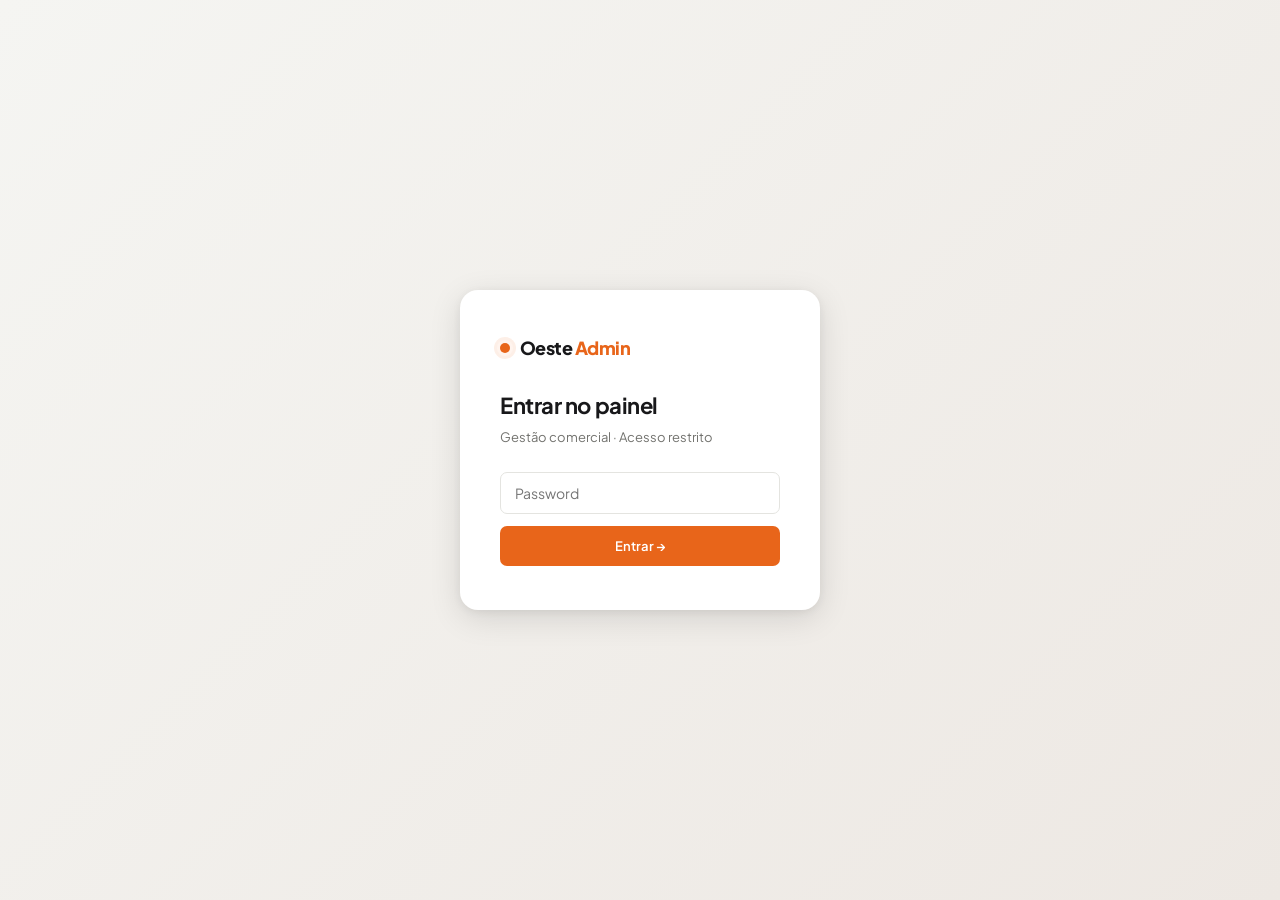
<file: admin.html>
<!DOCTYPE html>
<html lang="pt">
<head>
<meta charset="UTF-8">
<meta name="viewport" content="width=device-width,initial-scale=1">
<title>Oeste Admin CRM</title>
<link rel="preconnect" href="https://fonts.googleapis.com">
<link href="https://fonts.googleapis.com/css2?family=Plus+Jakarta+Sans:ital,wght@0,400;0,500;0,600;0,700;0,800;1,400&display=swap" rel="stylesheet">
<style>
:root{
  --bg:#F5F5F2;--white:#FFFFFF;--ink:#18181A;--mu:#72726E;--mu2:#A0A09A;
  --or:#E8651A;--or-h:#D45A12;--or-l:#FFF4EE;
  --green:#1D9E75;--green-l:#EDFAF5;
  --red:#DC2626;--red-l:#FEF2F2;
  --blue:#2563EB;--blue-l:#EFF6FF;
  --amber:#D97706;--amber-l:#FFFBEB;
  --bd:#E4E4E0;--bd2:#CCCCC8;--sf:#F0F0EC;
  --r:10px;--r2:7px;--r3:5px;
  --sh:0 1px 3px rgba(0,0,0,.07),0 4px 16px rgba(0,0,0,.04);
  --sh2:0 8px 32px rgba(0,0,0,.12),0 2px 8px rgba(0,0,0,.06);
}
*{box-sizing:border-box;margin:0;padding:0;-webkit-tap-highlight-color:transparent}
body{font-family:'Plus Jakarta Sans',system-ui,sans-serif;background:var(--bg);color:var(--ink);font-size:14px;line-height:1.5}
a{color:inherit;text-decoration:none}
button{cursor:pointer;font-family:inherit}
input,select,textarea{font-family:inherit}

/* ─── LOGIN ─── */
#ls{display:flex;align-items:center;justify-content:center;min-height:100vh;background:linear-gradient(135deg,#F5F5F2 0%,#EDE8E3 100%)}
.lbox{background:var(--white);border-radius:18px;padding:44px 40px;width:360px;box-shadow:var(--sh2)}
.lbrand{display:flex;align-items:center;gap:10px;margin-bottom:28px}
.lpulse{width:10px;height:10px;border-radius:50%;background:var(--or);box-shadow:0 0 0 3px var(--or-l),0 0 0 6px rgba(232,101,26,.1)}
.lname{font-size:18px;font-weight:800;letter-spacing:-.03em}
.lname em{color:var(--or);font-style:normal}
.ltitle{font-size:22px;font-weight:700;margin-bottom:6px;letter-spacing:-.02em}
.lsub{font-size:13px;color:var(--mu);margin-bottom:24px}
.lbox input[type=password]{width:100%;padding:11px 14px;border:1.5px solid var(--bd);border-radius:var(--r2);font-size:14px;outline:none;transition:border .15s;margin-bottom:12px}
.lbox input:focus{border-color:var(--or)}
.lbox .btn-or{width:100%;justify-content:center;padding:12px}
.lerr{color:var(--red);font-size:12px;margin-top:8px;display:none}

/* ─── APP SHELL ─── */
#app{display:none;min-height:100vh}
.nav{position:sticky;top:0;z-index:200;background:var(--white);border-bottom:1px solid var(--bd);height:54px;display:flex;align-items:center;justify-content:space-between;padding:0 20px}
.nav-l{display:flex;align-items:center;gap:10px}
.nav-pulse{width:8px;height:8px;border-radius:50%;background:var(--or);box-shadow:0 0 0 2px var(--or-l)}
.nav-brand{font-size:15px;font-weight:800;letter-spacing:-.02em}
.nav-brand em{color:var(--or);font-style:normal}
.nav-r{display:flex;align-items:center;gap:6px}
.nav-btn{font-size:12px;color:var(--mu);padding:5px 10px;border-radius:var(--r3);border:1px solid var(--bd);background:var(--white);transition:all .15s}
.nav-btn:hover{color:var(--ink);border-color:var(--bd2)}

/* ─── TABS ─── */
.tabs{background:var(--white);border-bottom:1px solid var(--bd);padding:0 20px;display:flex;gap:0;overflow-x:auto;scrollbar-width:none}
.tabs::-webkit-scrollbar{display:none}
.tab{white-space:nowrap;padding:11px 14px;font-size:12.5px;font-weight:500;color:var(--mu);border:none;background:none;border-bottom:2px solid transparent;margin-bottom:-1px;transition:all .15s;display:flex;align-items:center;gap:5px}
.tab:hover{color:var(--ink)}
.tab.on{color:var(--ink);border-bottom-color:var(--or);font-weight:600}
.tc{font-size:10px;font-weight:700;background:var(--sf);color:var(--mu);padding:1px 6px;border-radius:10px}
.tc.alerta{background:var(--red-l);color:var(--red)}

/* ─── LAYOUT ─── */
.wrap{padding:20px;max-width:1200px;margin:0 auto}
.panel{display:none}.panel.on{display:block}
.toolbar{display:flex;align-items:center;gap:10px;margin-bottom:18px;flex-wrap:wrap}
.toolbar-title{font-size:17px;font-weight:700;letter-spacing:-.02em;flex:1}
.sec{font-size:15px;font-weight:700;margin:22px 0 12px;letter-spacing:-.01em}

/* ─── BOTÕES ─── */
.btn{display:inline-flex;align-items:center;gap:6px;padding:8px 15px;border-radius:var(--r2);font-size:13px;font-weight:600;border:none;transition:all .15s}
.btn-or{background:var(--or);color:#fff}.btn-or:hover{background:var(--or-h)}
.btn-wh{background:var(--white);color:var(--ink);border:1.5px solid var(--bd)}.btn-wh:hover{border-color:var(--bd2)}
.btn-red{background:var(--red-l);color:var(--red);border:1px solid #FECACA}.btn-red:hover{background:#FEE2E2}
.btn-green{background:var(--green-l);color:var(--green);border:1px solid #A7F3D0}.btn-green:hover{background:#D1FAE5}
.btn-sm{padding:5px 10px;font-size:12px}
.btn-xs{padding:3px 8px;font-size:11px}

/* ─── CARDS / STATS ─── */
.stats{display:grid;grid-template-columns:repeat(4,1fr);gap:12px;margin-bottom:20px}
.stat{background:var(--white);border-radius:var(--r);padding:14px 16px;border:1px solid var(--bd)}
.stat-lbl{font-size:11px;font-weight:500;text-transform:uppercase;letter-spacing:.07em;color:var(--mu2);margin-bottom:6px}
.stat-val{font-size:26px;font-weight:700;letter-spacing:-.03em}
.stat-sub{font-size:12px;color:var(--mu);margin-top:3px}

/* ─── TABELA ─── */
.tbl-wrap{background:var(--white);border-radius:var(--r);border:1px solid var(--bd);overflow:hidden}
.tbl{width:100%;border-collapse:collapse}
.tbl th{background:var(--sf);font-size:11px;font-weight:600;text-transform:uppercase;letter-spacing:.07em;color:var(--mu);padding:10px 14px;text-align:left;border-bottom:1px solid var(--bd)}
.tbl td{padding:10px 14px;border-bottom:1px solid var(--bd);vertical-align:middle;font-size:13px}
.tbl tr:last-child td{border-bottom:none}
.tbl tbody tr:hover td{background:#FAFAF8;cursor:pointer}

/* ─── BADGES ─── */
.badge{font-size:11px;font-weight:600;padding:2px 8px;border-radius:6px}
.b-novo{background:var(--blue-l);color:var(--blue)}
.b-negoc{background:var(--amber-l);color:var(--amber)}
.b-ganho{background:var(--green-l);color:var(--green)}
.b-perdido{background:var(--red-l);color:var(--red)}
.b-inst{background:#F3E8FF;color:#7C3AED}
.b-cli{background:var(--sf);color:var(--mu)}
.b-ribbon{background:var(--amber-l);color:var(--amber)}

/* ─── PIPELINE BOARD ─── */
.board{display:grid;grid-template-columns:repeat(4,1fr);gap:12px}
.board-col{background:var(--sf);border-radius:var(--r);padding:12px}
.board-col-hd{font-size:12px;font-weight:700;text-transform:uppercase;letter-spacing:.07em;margin-bottom:10px;display:flex;align-items:center;justify-content:space-between}
.board-col-cnt{font-size:11px;background:var(--white);padding:1px 7px;border-radius:8px;border:1px solid var(--bd);color:var(--mu)}
.bcard{background:var(--white);border-radius:var(--r2);padding:10px 12px;margin-bottom:8px;border:1px solid var(--bd);cursor:pointer;transition:box-shadow .15s}
.bcard:hover{box-shadow:var(--sh)}
.bcard-name{font-size:13px;font-weight:600;margin-bottom:4px}
.bcard-sub{font-size:11px;color:var(--mu)}
.bcard-foot{display:flex;align-items:center;justify-content:space-between;margin-top:8px}
.bcard-dias{font-size:10px;padding:2px 6px;border-radius:4px;font-weight:600}
.dias-ok{background:var(--green-l);color:var(--green)}
.dias-med{background:var(--amber-l);color:var(--amber)}
.dias-late{background:var(--red-l);color:var(--red)}

/* ─── MODAL / OVERLAY ─── */
.ov{position:fixed;inset:0;background:rgba(0,0,0,.45);z-index:300;display:none;align-items:center;justify-content:center;padding:20px}
.ov.open{display:flex}
.modal{background:var(--white);border-radius:16px;width:100%;max-width:580px;max-height:90vh;overflow-y:auto;box-shadow:var(--sh2)}
.modal-hd{padding:20px 24px 16px;border-bottom:1px solid var(--bd);display:flex;align-items:center;justify-content:space-between;position:sticky;top:0;background:var(--white);z-index:10}
.modal-hd h2{font-size:16px;font-weight:700}
.modal-bd{padding:20px 24px 24px}
.modal-ft{padding:14px 24px;border-top:1px solid var(--bd);display:flex;gap:8px;justify-content:flex-end;position:sticky;bottom:0;background:var(--white)}
.btn-close{background:none;border:none;font-size:22px;color:var(--mu);line-height:1;padding:2px 6px}
.btn-close:hover{color:var(--ink)}

/* ─── FICHA CLIENTE ─── */
.ov-wide .modal{max-width:820px}
.ficha-grid{display:grid;grid-template-columns:1fr 1fr;gap:0}
.ficha-l{padding:20px 24px;border-right:1px solid var(--bd)}
.ficha-r{padding:20px 24px;display:flex;flex-direction:column}
.ficha-r .sec{margin-top:0}
.inter-list{flex:1;overflow-y:auto;max-height:300px}
.inter-item{padding:10px 12px;background:var(--sf);border-radius:var(--r2);margin-bottom:8px;font-size:12px}
.inter-item .it{font-weight:600;color:var(--ink);margin-bottom:2px}
.inter-item .id{color:var(--mu)}

/* ─── FORMULÁRIO ─── */
.fg{margin-bottom:13px}
.fg label{display:block;font-size:11px;font-weight:600;text-transform:uppercase;letter-spacing:.06em;color:var(--mu);margin-bottom:5px}
.fg input,.fg select,.fg textarea{width:100%;padding:9px 12px;border:1.5px solid var(--bd);border-radius:var(--r2);font-size:13px;outline:none;transition:border .15s;background:var(--white);color:var(--ink)}
.fg input:focus,.fg select:focus,.fg textarea:focus{border-color:var(--or)}
.fg textarea{resize:vertical;min-height:70px}
.fg-row{display:grid;grid-template-columns:1fr 1fr;gap:12px}
.fg-row3{display:grid;grid-template-columns:1fr 1fr 1fr;gap:12px}

/* ─── UPLOAD ─── */
.uzone{border:2px dashed var(--bd2);border-radius:var(--r);padding:20px;text-align:center;cursor:pointer;transition:all .2s;background:var(--sf);position:relative}
.uzone:hover,.uzone.drag{border-color:var(--or);background:var(--or-l)}
.uzone input[type=file]{position:absolute;inset:0;opacity:0;cursor:pointer;width:100%;height:100%}
.uzone-ico{font-size:26px;margin-bottom:6px}
.uzone-txt{font-size:13px;color:var(--mu);font-weight:500}
.uzone-sub{font-size:11px;color:var(--mu2)}
.img-prev{width:72px;height:72px;object-fit:contain;border-radius:8px;border:1px solid var(--bd);background:var(--sf);margin:0 auto 6px;display:block}
.uprog{height:4px;background:var(--bd);border-radius:4px;margin-top:8px;overflow:hidden;display:none}
.uprog-bar{height:100%;background:var(--or);border-radius:4px;width:0;transition:width .3s}
.ustatus{font-size:11px;color:var(--mu);margin-top:5px;text-align:center}
.ustatus.ok{color:var(--green)}.ustatus.err{color:var(--red)}

/* ─── SWITCH ─── */
.sw{position:relative;display:inline-block;width:38px;height:22px}
.sw input{opacity:0;width:0;height:0}
.sw-sl{position:absolute;inset:0;background:#D1D5DB;border-radius:11px;cursor:pointer;transition:.2s}
.sw-sl:before{content:'';position:absolute;width:16px;height:16px;left:3px;bottom:3px;background:#fff;border-radius:50%;transition:.2s}
input:checked+.sw-sl{background:var(--green)}
input:checked+.sw-sl:before{transform:translateX(16px)}

/* ─── FOLLOW-UPS ─── */
.fu-list{display:grid;gap:10px}
.fu-card{background:var(--white);border-radius:var(--r);padding:13px 16px;border:1px solid var(--bd);display:flex;align-items:center;gap:12px}
.fu-card.atrasado{border-left:4px solid var(--red)}
.fu-card.hoje{border-left:4px solid var(--amber)}
.fu-card.futuro{border-left:4px solid var(--green)}
.fu-check{width:20px;height:20px;border-radius:50%;border:2px solid var(--bd2);cursor:pointer;flex-shrink:0;display:flex;align-items:center;justify-content:center;transition:all .15s}
.fu-check:hover{border-color:var(--green);background:var(--green-l)}
.fu-body{flex:1}
.fu-nome{font-size:13px;font-weight:600}
.fu-nota{font-size:12px;color:var(--mu);margin-top:2px}
.fu-data{font-size:11px;font-weight:600;padding:2px 8px;border-radius:5px}

/* ─── TOAST ─── */
.toast{position:fixed;bottom:24px;right:24px;background:var(--ink);color:#fff;padding:10px 18px;border-radius:var(--r2);font-size:13px;font-weight:500;z-index:999;opacity:0;transform:translateY(10px);transition:all .25s;pointer-events:none}
.toast.show{opacity:1;transform:translateY(0)}
.toast.ok{background:var(--green)}.toast.err{background:var(--red)}

/* ─── ORÇAMENTO PDF ─── */
@media print{body *{visibility:hidden}.orc-print,.orc-print *{visibility:visible}.orc-print{position:fixed;inset:0;padding:20px;background:#fff}}

/* ─── RESPONSIVE ─── */
@media(max-width:900px){.board{grid-template-columns:1fr 1fr}}
@media(max-width:640px){
  .stats{grid-template-columns:1fr 1fr}
  .board{grid-template-columns:1fr}
  .ficha-grid{grid-template-columns:1fr}
  .ficha-l{border-right:none;border-bottom:1px solid var(--bd)}
  .fg-row,.fg-row3{grid-template-columns:1fr}
  .wrap{padding:14px}
}

/* ─── NOTIF BANNER ─── */
.notif{background:var(--amber-l);border:1px solid #FDE68A;border-radius:var(--r);padding:11px 16px;margin-bottom:18px;display:flex;align-items:center;gap:10px;font-size:13px;cursor:pointer}
.notif .dot{width:8px;height:8px;background:var(--red);border-radius:50%;flex-shrink:0;animation:pulse 1.5s infinite}
@keyframes pulse{0%,100%{opacity:1}50%{opacity:.3}}

/* ─── LOADING ─── */
.spin{display:inline-block;width:16px;height:16px;border:2px solid var(--bd);border-top-color:var(--or);border-radius:50%;animation:spin .6s linear infinite;vertical-align:middle}
@keyframes spin{to{transform:rotate(360deg)}}
.empty-state{text-align:center;padding:48px 20px;color:var(--mu2)}
.empty-state .ei{font-size:36px;margin-bottom:10px}
.empty-state p{font-size:13px}
</style>
</head>
<body>

<!-- ═══════════════ LOGIN ═══════════════ -->
<div id="ls">
  <div class="lbox">
    <div class="lbrand"><div class="lpulse"></div><div class="lname">Oeste <em>Admin</em></div></div>
    <div class="ltitle">Entrar no painel</div>
    <div class="lsub">Gestão comercial · Acesso restrito</div>
    <input type="password" id="pw" placeholder="Password" onkeydown="if(event.key==='Enter')login()">
    <button class="btn btn-or" onclick="login()">Entrar →</button>
    <div class="lerr" id="lerr">Password incorreta</div>
  </div>
</div>

<!-- ═══════════════ APP ═══════════════ -->
<div id="app">
<nav class="nav">
  <div class="nav-l"><div class="nav-pulse"></div><div class="nav-brand">Oeste <em>Admin</em></div></div>
  <div class="nav-r">
    <a class="nav-btn" href="index.html" target="_blank">↗ Site</a>
    <span class="nav-btn" id="nav-dt" style="border:none;cursor:default"></span>
    <button class="nav-btn" onclick="logout()">Sair</button>
  </div>
</nav>

<div class="tabs">
  <button class="tab on" onclick="tab('dash',this)">📊 Dashboard</button>
  <button class="tab" onclick="tab('pipeline',this)">🎯 Pipeline <span class="tc" id="tc-pipe">0</span></button>
  <button class="tab" onclick="tab('clientes',this)">👤 Clientes <span class="tc" id="tc-cli">0</span></button>
  <button class="tab" onclick="tab('instaladores',this)">👷 Instaladores <span class="tc" id="tc-inst">0</span></button>
  <button class="tab" onclick="tab('orcamentos',this)">📄 Orçamentos <span class="tc" id="tc-orc">0</span></button>
  <button class="tab" onclick="tab('vendas',this)">💼 Vendas <span class="tc" id="tc-ven">0</span></button>
  <button class="tab" onclick="tab('produtos',this)">🛒 Produtos <span class="tc" id="tc-prod">0</span></button>
  <button class="tab" onclick="tab('stock',this)">📦 Stock <span class="tc" id="tc-stk">0</span></button>
  <button class="tab" onclick="tab('followups',this)">⏰ Follow-ups <span class="tc alerta" id="tc-fu">0</span></button>
</div>

<div class="wrap">

<!-- ═══ DASHBOARD ═══ -->
<div class="panel on" id="p-dash">
  <div class="toolbar"><div class="toolbar-title">Dashboard</div><button class="btn btn-wh btn-sm" onclick="initDash()">↻ Actualizar</button></div>
  <div class="stats" id="dash-stats">
    <div class="stat"><div class="stat-lbl">Clientes</div><div class="stat-val" id="ds-cli">—</div><div class="stat-sub">activos</div></div>
    <div class="stat"><div class="stat-lbl">Em negociação</div><div class="stat-val" id="ds-pipe">—</div><div class="stat-sub">pipeline</div></div>
    <div class="stat"><div class="stat-lbl">Facturação</div><div class="stat-val" id="ds-fac">—</div><div class="stat-sub">total</div></div>
    <div class="stat"><div class="stat-lbl">Follow-ups hoje</div><div class="stat-val" id="ds-fu" style="color:var(--red)">—</div><div class="stat-sub">pendentes</div></div>
  </div>
  <div id="notif-inst" class="notif" style="display:none" onclick="tab('instaladores',document.querySelector('[onclick*=instaladores]'))">
    <span class="dot"></span><span id="notif-txt">Novos instaladores registados</span>
  </div>
  <div class="fg-row" style="gap:16px">
    <div>
      <div class="sec">🚨 Follow-ups urgentes</div>
      <div id="dash-fu"></div>
    </div>
    <div>
      <div class="sec">👤 Sem contacto há mais de 14 dias</div>
      <div id="dash-semcontacto"></div>
    </div>
  </div>
  <div class="sec">📊 Pipeline resumido</div>
  <div id="dash-pipeline"></div>
</div>

<!-- ═══ PIPELINE ═══ -->
<div class="panel" id="p-pipeline">
  <div class="toolbar"><div class="toolbar-title">Pipeline comercial</div><button class="btn btn-or" onclick="abrirModal('cli')">+ Novo cliente</button></div>
  <div class="board" id="board"></div>
</div>

<!-- ═══ CLIENTES ═══ -->
<div class="panel" id="p-clientes">
  <div class="toolbar">
    <div class="toolbar-title">Clientes</div>
    <input type="text" id="cli-pesq" placeholder="Pesquisar..." oninput="filtrarCli()" style="padding:7px 11px;border:1.5px solid var(--bd);border-radius:var(--r2);font-size:13px;outline:none;width:200px">
    <select id="cli-perfil" onchange="filtrarCli()" style="padding:7px 11px;border:1.5px solid var(--bd);border-radius:var(--r2);font-size:13px;background:var(--white)">
      <option value="">Todos os perfis</option>
      <option value="cliente_final">Cliente final</option>
      <option value="instalador">Instalador</option>
      <option value="serralheiro">Serralheiro</option>
      <option value="cliente_empresa">Empresa</option>
    </select>
    <select id="cli-pipeline" onchange="filtrarCli()" style="padding:7px 11px;border:1.5px solid var(--bd);border-radius:var(--r2);font-size:13px;background:var(--white)">
      <option value="">Todos os estados</option>
      <option value="novo">Novo</option>
      <option value="negociacao">Em negociação</option>
      <option value="ganho">Ganho</option>
      <option value="perdido">Perdido</option>
    </select>
    <button class="btn btn-or" onclick="abrirModal('cli')">+ Novo</button>
  </div>
  <div class="tbl-wrap">
    <table class="tbl">
      <thead><tr><th>Nome</th><th>Telefone</th><th>Cidade</th><th>Perfil</th><th>Pipeline</th><th>Últ. contacto</th><th>Valor</th></tr></thead>
      <tbody id="cli-tbody"><tr><td colspan="7" style="text-align:center;padding:32px;color:var(--mu2)"><span class="spin"></span> A carregar...</td></tr></tbody>
    </table>
  </div>
</div>

<!-- ═══ INSTALADORES ═══ -->
<div class="panel" id="p-instaladores">
  <div class="toolbar">
    <div class="toolbar-title">Instaladores</div>
    <select id="inst-fil" onchange="filtrarInst()" style="padding:7px 11px;border:1.5px solid var(--bd);border-radius:var(--r2);font-size:13px;background:var(--white)">
      <option value="">Todos</option>
      <option value="novo">Novos</option>
      <option value="contactado">Contactados</option>
      <option value="aprovado">Aprovados</option>
    </select>
  </div>
  <div class="stats" id="inst-stats"></div>
  <div id="inst-list"><div class="empty-state"><div class="ei">👷</div><p>A carregar...</p></div></div>
</div>

<!-- ═══ ORÇAMENTOS ═══ -->
<div class="panel" id="p-orcamentos">
  <div class="toolbar">
    <div class="toolbar-title">Orçamentos</div>
    <button class="btn btn-or" onclick="abrirModal('orc')">+ Novo orçamento</button>
  </div>
  <div class="tbl-wrap">
    <table class="tbl">
      <thead><tr><th>Nº</th><th>Cliente</th><th>Estado</th><th>Total</th><th>Válido até</th><th>Data</th><th>Ações</th></tr></thead>
      <tbody id="orc-tbody"><tr><td colspan="7" style="text-align:center;padding:32px;color:var(--mu2)"><span class="spin"></span></td></tr></tbody>
    </table>
  </div>
</div>

<!-- ═══ VENDAS ═══ -->
<div class="panel" id="p-vendas">
  <div class="toolbar">
    <div class="toolbar-title">Vendas</div>
    <button class="btn btn-or" onclick="abrirModal('venda')">+ Registar venda</button>
  </div>
  <div class="stats" id="venda-stats"></div>
  <div class="tbl-wrap">
    <table class="tbl">
      <thead><tr><th>Nº</th><th>Cliente</th><th>Total s/IVA</th><th>Total c/IVA</th><th>Estado</th><th>Data</th></tr></thead>
      <tbody id="venda-tbody"><tr><td colspan="6" style="text-align:center;padding:32px;color:var(--mu2)"><span class="spin"></span></td></tr></tbody>
    </table>
  </div>
</div>

<!-- ═══ PRODUTOS ═══ -->
<div class="panel" id="p-produtos">
  <div class="toolbar">
    <div class="toolbar-title">Produtos</div>
    <input type="text" id="prod-pesq" placeholder="Pesquisar..." oninput="filtrarProd()" style="padding:7px 11px;border:1.5px solid var(--bd);border-radius:var(--r2);font-size:13px;outline:none;width:200px">
    <select id="prod-tipo" onchange="filtrarProd()" style="padding:7px 11px;border:1.5px solid var(--bd);border-radius:var(--r2);font-size:13px;background:var(--white)">
      <option value="">Todos</option>
      <option value="correr">Correr</option>
      <option value="batente">Batente</option>
      <option value="garagem">Garagem</option>
      <option value="acess">Acessórios</option>
      <option value="cctv">CCTV</option>
      <option value="acesso">Controlo acesso</option>
    </select>
    <button class="btn btn-or" onclick="abrirModal('prod')">+ Novo produto</button>
  </div>
  <div class="stats" id="prod-stats"></div>
  <div class="tbl-wrap">
    <table class="tbl">
      <thead><tr><th>Img</th><th>Nome</th><th>Tipo</th><th>Preço s/IVA</th><th>Preço c/IVA</th><th>Ribbon</th><th>Ativo</th><th></th></tr></thead>
      <tbody id="prod-tbody"><tr><td colspan="8" style="text-align:center;padding:32px;color:var(--mu2)"><span class="spin"></span></td></tr></tbody>
    </table>
  </div>
</div>

<!-- ═══ STOCK ═══ -->
<div class="panel" id="p-stock">
  <div class="toolbar"><div class="toolbar-title">Stock</div></div>
  <div class="tbl-wrap">
    <table class="tbl">
      <thead><tr><th>Produto</th><th>Tipo</th><th>Stock</th><th>Mínimo</th><th>Estado</th><th></th></tr></thead>
      <tbody id="stock-tbody"></tbody>
    </table>
  </div>
</div>

<!-- ═══ FOLLOW-UPS ═══ -->
<div class="panel" id="p-followups">
  <div class="toolbar"><div class="toolbar-title">Follow-ups</div></div>
  <div class="fu-list" id="fu-list"><div class="empty-state"><span class="spin"></span></div></div>
</div>

</div><!-- /wrap -->
</div><!-- /app -->

<!-- ═══════════ MODAIS ═══════════ -->

<!-- FICHA CLIENTE -->
<div class="ov ov-wide" id="ov-ficha">
  <div class="modal">
    <div class="modal-hd"><h2 id="ficha-titulo">Cliente</h2><button class="btn-close" onclick="fecharOv('ov-ficha')">✕</button></div>
    <div class="ficha-grid">
      <div class="ficha-l">
        <div class="fg-row" style="margin-bottom:12px">
          <div class="fg"><label>Nome</label><input id="fc-nome" type="text"></div>
          <div class="fg"><label>Telefone</label><input id="fc-tel" type="text"></div>
        </div>
        <div class="fg-row" style="margin-bottom:12px">
          <div class="fg"><label>Email</label><input id="fc-email" type="email"></div>
          <div class="fg"><label>NIF</label><input id="fc-nif" type="text"></div>
        </div>
        <div class="fg-row" style="margin-bottom:12px">
          <div class="fg"><label>Perfil</label>
            <select id="fc-perfil">
              <option value="cliente_final">Cliente final</option>
              <option value="instalador">Instalador</option>
              <option value="serralheiro">Serralheiro</option>
              <option value="cliente_empresa">Empresa</option>
            </select>
          </div>
          <div class="fg"><label>Pipeline</label>
            <select id="fc-pipeline">
              <option value="novo">Novo</option>
              <option value="negociacao">Em negociação</option>
              <option value="ganho">Ganho</option>
              <option value="perdido">Perdido</option>
            </select>
          </div>
        </div>
        <div class="fg-row" style="margin-bottom:12px">
          <div class="fg"><label>Cidade</label><input id="fc-cidade" type="text"></div>
          <div class="fg"><label>Canal origem</label>
            <select id="fc-canal">
              <option value="directo">Directo</option>
              <option value="whatsapp">WhatsApp</option>
              <option value="instagram">Instagram</option>
              <option value="referencia">Referência</option>
              <option value="site">Site</option>
            </select>
          </div>
        </div>
        <div class="fg"><label>Morada</label><input id="fc-morada" type="text"></div>
        <div class="fg"><label>Notas</label><textarea id="fc-notas"></textarea></div>
        <div class="fg"><label>Agendar follow-up</label>
          <input type="date" id="fc-fu-data">
          <input type="text" id="fc-fu-nota" placeholder="Nota do follow-up..." style="margin-top:6px">
        </div>
        <input type="hidden" id="fc-id">
      </div>
      <div class="ficha-r">
        <div class="sec">Histórico de interações</div>
        <div class="inter-list" id="ficha-inter"></div>
        <div style="margin-top:10px">
          <textarea id="fc-inter-txt" placeholder="Registar nova interação..." style="width:100%;padding:8px 10px;border:1.5px solid var(--bd);border-radius:var(--r2);font-size:12px;resize:none;min-height:60px;outline:none;font-family:inherit"></textarea>
          <button class="btn btn-or btn-sm" style="margin-top:6px;width:100%;justify-content:center" onclick="registarInter()">Registar interação</button>
        </div>
        <div class="sec" style="margin-top:16px">Orçamentos e vendas</div>
        <div id="ficha-orc-list" style="font-size:12px;color:var(--mu)">—</div>
      </div>
    </div>
    <div class="modal-ft">
      <button class="btn btn-red btn-sm" id="fc-btn-del" onclick="apagarCliente()" style="display:none">Apagar</button>
      <button class="btn btn-wh" onclick="fecharOv('ov-ficha')">Cancelar</button>
      <button class="btn btn-or" onclick="guardarCliente()">Guardar</button>
    </div>
  </div>
</div>

<!-- MODAL PRODUTO -->
<div class="ov" id="ov-prod">
  <div class="modal">
    <div class="modal-hd"><h2 id="prod-modal-titulo">Produto</h2><button class="btn-close" onclick="fecharOv('ov-prod')">✕</button></div>
    <div class="modal-bd">
      <input type="hidden" id="fp-id">
      <div class="fg">
        <label>Imagem</label>
        <div class="uzone" id="uzone">
          <input type="file" id="fp-img-file" accept="image/*" onchange="previewImg(this)">
          <div id="uzone-inner"><div class="uzone-ico">📷</div><div class="uzone-txt">Clica ou arrasta</div><div class="uzone-sub">PNG, JPG, WEBP — máx 5MB</div></div>
        </div>
        <div class="uprog" id="uprog"><div class="uprog-bar" id="uprog-bar"></div></div>
        <div class="ustatus" id="ustatus"></div>
        <input type="hidden" id="fp-img-url">
      </div>
      <div class="fg"><label>Nome</label><input id="fp-nome" type="text"></div>
      <div class="fg-row">
        <div class="fg"><label>Tipo</label>
          <select id="fp-tipo">
            <option value="correr">Correr</option><option value="batente">Batente</option>
            <option value="garagem">Garagem</option><option value="acess">Acessórios</option>
            <option value="cctv">CCTV</option><option value="acesso">Controlo acesso</option>
          </select>
        </div>
        <div class="fg"><label>Marca</label><input id="fp-marca" value="PPA" type="text"></div>
      </div>
      <div class="fg-row3">
        <div class="fg"><label>Preço s/IVA</label><input id="fp-preco" type="number" step="0.01" oninput="calcIva();calcPromoPreview()"></div>
        <div class="fg"><label>Preço c/IVA</label><input id="fp-iva" type="number" step="0.01" readonly style="background:var(--sf)"></div>
        <div class="fg"><label>Ordem</label><input id="fp-ordem" type="number" value="99"></div>
      </div>
      <div class="fg-row">
        <div class="fg"><label>Ribbon</label><input id="fp-ribbon" type="text" placeholder="Ex: Mais vendido"></div>
        <div class="fg"><label>Ativo</label>
          <select id="fp-ativo"><option value="true">Sim — visível</option><option value="false">Não — oculto</option></select>
        </div>
      </div>
      <div class="fg"><label>Descrição</label><textarea id="fp-desc"></textarea></div>

      <!-- ━━━━━━━━━━ PROMOÇÃO ━━━━━━━━━━ -->
      <div style="margin-top:18px;padding:14px;border:1.5px dashed #FCA5A5;border-radius:var(--r);background:#FEF2F2">
        <div style="display:flex;align-items:center;justify-content:space-between;margin-bottom:10px">
          <label style="margin:0;font-weight:700;color:#DC2626;font-size:13px">🔥 Promoção / Destaque</label>
          <label style="display:flex;align-items:center;gap:6px;font-size:12px;color:var(--mu);cursor:pointer">
            <input type="checkbox" id="fp-promo-ativa" onchange="togglePromoFields()" style="width:16px;height:16px;cursor:pointer">
            Ativar promoção
          </label>
        </div>
        <div id="fp-promo-fields" style="display:none">
          <div class="fg-row3">
            <div class="fg"><label>Desconto %</label><input id="fp-promo-pct" type="number" step="0.1" min="0" max="99" placeholder="Ex: 20" oninput="calcPromoPreview()"></div>
            <div class="fg"><label>Início</label><input id="fp-promo-inicio" type="date"></div>
            <div class="fg"><label>Fim</label><input id="fp-promo-fim" type="date"></div>
          </div>
          <div class="fg"><label>Etiqueta visível (badge)</label><input id="fp-promo-badge" type="text" placeholder="Ex: PROMO, -20%, BLACK FRIDAY..." maxlength="20"></div>
          <div id="fp-promo-preview" style="margin-top:8px;font-size:12px;color:var(--mu);padding:8px 10px;background:var(--white);border-radius:var(--r2);border:1px solid var(--bd)"></div>
        </div>
      </div>
    </div>
    <div class="modal-ft">
      <button class="btn btn-red btn-sm" id="fp-del" onclick="apagarProd()" style="display:none">Apagar</button>
      <button class="btn btn-wh" onclick="fecharOv('ov-prod')">Cancelar</button>
      <button class="btn btn-or" id="fp-save" onclick="guardarProd()">Guardar</button>
    </div>
  </div>
</div>

<!-- MODAL ORÇAMENTO -->
<div class="ov" id="ov-orc">
  <div class="modal" style="max-width:680px">
    <div class="modal-hd"><h2>Orçamento</h2><button class="btn-close" onclick="fecharOv('ov-orc')">✕</button></div>
    <div class="modal-bd">
      <input type="hidden" id="fo-id">
      <div class="fg-row">
        <div class="fg"><label>Cliente</label>
          <select id="fo-cliente"><option value="">Selecionar...</option></select>
        </div>
        <div class="fg"><label>Válido até</label><input id="fo-valido" type="date"></div>
      </div>
      <div class="fg-row">
        <div class="fg"><label>Estado</label>
          <select id="fo-estado">
            <option value="rascunho">Rascunho</option>
            <option value="enviado">Enviado</option>
            <option value="aceite">Aceite</option>
            <option value="recusado">Recusado</option>
          </select>
        </div>
        <div class="fg"><label>Desconto (%)</label><input id="fo-desc" type="number" value="0" min="0" max="100"></div>
      </div>
      <div class="sec" style="margin-top:4px">Itens do orçamento</div>
      <div id="fo-itens"></div>
      <button class="btn btn-wh btn-sm" onclick="addItemOrc()" style="margin-top:8px">+ Adicionar item</button>
      <div class="fg-row" style="margin-top:14px;background:var(--sf);padding:12px;border-radius:var(--r2)">
        <div><span style="font-size:12px;color:var(--mu)">Total s/IVA</span><div id="fo-total-siva" style="font-size:18px;font-weight:700">€0,00</div></div>
        <div><span style="font-size:12px;color:var(--mu)">Total c/IVA (23%)</span><div id="fo-total-civa" style="font-size:18px;font-weight:700;color:var(--or)">€0,00</div></div>
      </div>
      <div class="fg"><label>Notas</label><textarea id="fo-notas"></textarea></div>
    </div>
    <div class="modal-ft">
      <button class="btn btn-wh btn-sm" onclick="imprimirOrc()">🖨️ Imprimir</button>
      <button class="btn btn-wh" onclick="fecharOv('ov-orc')">Cancelar</button>
      <button class="btn btn-or" onclick="guardarOrc()">Guardar</button>
    </div>
  </div>
</div>

<!-- MODAL VENDA -->
<div class="ov" id="ov-venda">
  <div class="modal">
    <div class="modal-hd"><h2>Registar venda</h2><button class="btn-close" onclick="fecharOv('ov-venda')">✕</button></div>
    <div class="modal-bd">
      <input type="hidden" id="fv-id">
      <div class="fg"><label>Cliente</label><select id="fv-cliente"><option value="">Selecionar...</option></select></div>
      <div class="fg"><label>Orçamento (opcional)</label><select id="fv-orc"><option value="">Nenhum</option></select></div>
      <div class="fg-row">
        <div class="fg"><label>Total s/IVA</label><input id="fv-siva" type="number" step="0.01" oninput="calcVendaIva()"></div>
        <div class="fg"><label>Total c/IVA</label><input id="fv-civa" type="number" step="0.01" readonly style="background:var(--sf)"></div>
      </div>
      <div class="fg"><label>Estado</label>
        <select id="fv-estado">
          <option value="concluida">Concluída</option>
          <option value="pendente">Pendente pagamento</option>
          <option value="cancelada">Cancelada</option>
        </select>
      </div>
      <div class="fg"><label>Notas</label><textarea id="fv-notas"></textarea></div>
    </div>
    <div class="modal-ft">
      <button class="btn btn-wh" onclick="fecharOv('ov-venda')">Cancelar</button>
      <button class="btn btn-or" onclick="guardarVenda()">Guardar</button>
    </div>
  </div>
</div>

<div class="toast" id="toast"></div>

<script>
const URL  = 'https://gpanomdrhvnqqdutdtfe.supabase.co';
const KEY  = 'eyJhbGciOiJIUzI1NiIsInR5cCI6IkpXVCJ9.eyJpc3MiOiJzdXBhYmFzZSIsInJlZiI6ImdwYW5vbWRyaHZucXFkdXRkdGZlIiwicm9sZSI6ImFub24iLCJpYXQiOjE3NzcyMTU5MTgsImV4cCI6MjA5Mjc5MTkxOH0.7OIm6W_MmFdASO3T6JfNw9wtv5o03ZxOkXt-Fu7PVSI';
const BUCKET = 'imagens-produtos';
const PWD  = 'oeste2026';

let clientes=[], instaladores=[], produtos=[], orcamentos=[], vendas=[], followups=[];
let imgPendente=null, _editId=null;

/* ─── AUTH ─── */
function login(){
  if(document.getElementById('pw').value===PWD){
    document.getElementById('ls').style.display='none';
    document.getElementById('app').style.display='block';
    document.getElementById('nav-dt').textContent=new Date().toLocaleDateString('pt-PT',{weekday:'short',day:'numeric',month:'short'});
    init();
  } else { document.getElementById('lerr').style.display='block'; }
}
function logout(){ location.reload(); }

/* ─── API ─── */
async function api(path,opts={}){
  const r=await fetch(URL+'/rest/v1/'+path,{
    headers:{'apikey':KEY,'Authorization':'Bearer '+KEY,'Content-Type':'application/json','Prefer':'return=representation',...(opts.headers||{})},
    ...opts
  });
  if(!r.ok) throw new Error(await r.text());
  const t=await r.text(); return t?JSON.parse(t):null;
}

/* ─── TABS ─── */
function tab(id,el){
  document.querySelectorAll('.panel').forEach(p=>p.className='panel');
  document.querySelectorAll('.tab').forEach(t=>t.classList.remove('on'));
  document.getElementById('p-'+id).className='panel on';
  (el||document.querySelector('[onclick*="\''+id+'\'"]')).classList.add('on');
}

/* ─── INIT ─── */
async function init(){
  await Promise.all([
    carregarClientes(),carregarInstaladores(),
    carregarProdutos(),carregarOrcamentos(),
    carregarVendas(),carregarFollowups(),carregarStock()
  ]);
  initDash();
}

/* ════════════════════ DASHBOARD ════════════════════ */
function initDash(){
  const hoje=new Date(); hoje.setHours(0,0,0,0);
  const fuHoje=followups.filter(f=>!f.feito&&new Date(f.data_alerta)<=hoje).length;
  const emPipe=clientes.filter(c=>c.pipeline==='negociacao').length;
  const facTotal=vendas.reduce((s,v)=>s+parseFloat(v.total_com_iva||0),0);
  document.getElementById('ds-cli').textContent=clientes.filter(c=>c.ativo!==false).length;
  document.getElementById('ds-pipe').textContent=emPipe;
  document.getElementById('ds-fac').textContent='€'+facTotal.toLocaleString('pt-PT',{minimumFractionDigits:0,maximumFractionDigits:0});
  document.getElementById('ds-fu').textContent=fuHoje;

  // Notif instaladores novos
  const novosInst=instaladores.filter(i=>!i.estado||i.estado==='novo').length;
  const notif=document.getElementById('notif-inst');
  if(novosInst>0){
    notif.style.display='flex';
    document.getElementById('notif-txt').textContent=`${novosInst} novo${novosInst>1?'s':''} instalador${novosInst>1?'es':''} para contactar!`;
    document.getElementById('tc-inst').textContent=novosInst;
    document.getElementById('tc-inst').className='tc alerta';
  } else { notif.style.display='none'; }

  // Follow-ups urgentes
  const urgentes=followups.filter(f=>!f.feito&&new Date(f.data_alerta)<=hoje)
    .sort((a,b)=>new Date(a.data_alerta)-new Date(b.data_alerta)).slice(0,5);
  document.getElementById('dash-fu').innerHTML=urgentes.length
    ? urgentes.map(f=>{
        const c=clientes.find(x=>x.id===f.cliente_id);
        return `<div class="fu-card atrasado" style="margin-bottom:8px">
          <div class="fu-check" onclick="marcarFuFeito(${f.id})">✓</div>
          <div class="fu-body">
            <div class="fu-nome">${esc(c?.nome||'?')}</div>
            <div class="fu-nota">${esc(f.nota||'')}</div>
          </div>
          <span class="fu-data" style="background:var(--red-l);color:var(--red)">${fmtData(f.data_alerta)}</span>
        </div>`;}).join('')
    : '<div class="empty-state" style="padding:20px"><div class="ei">✅</div><p>Sem follow-ups urgentes</p></div>';

  // Sem contacto há 14+ dias
  const limite=new Date(); limite.setDate(limite.getDate()-14);
  const semContacto=clientes.filter(c=>c.ativo!==false&&c.pipeline!=='perdido'&&(!c.ultimo_contacto||new Date(c.ultimo_contacto)<limite))
    .sort((a,b)=>(a.ultimo_contacto||'2000')<(b.ultimo_contacto||'2000')?-1:1).slice(0,6);
  document.getElementById('dash-semcontacto').innerHTML=semContacto.length
    ? semContacto.map(c=>{
        const dias=c.ultimo_contacto?Math.floor((Date.now()-new Date(c.ultimo_contacto))/(864e5)):'∞';
        const wa=`https://wa.me/351${(c.telefone||'').replace(/\D/g,'')}`;
        return `<div style="background:var(--white);border-radius:var(--r2);padding:10px 13px;margin-bottom:8px;border:1px solid var(--bd);display:flex;align-items:center;gap:10px">
          <div style="flex:1;font-size:13px;font-weight:600">${esc(c.nome)}</div>
          <span style="font-size:11px;background:var(--amber-l);color:var(--amber);padding:2px 7px;border-radius:5px;font-weight:600">${dias}d</span>
          <a href="${wa}" target="_blank" style="font-size:11px;background:#25D366;color:#fff;padding:4px 10px;border-radius:5px;font-weight:600">WA</a>
        </div>`;}).join('')
    : '<div class="empty-state" style="padding:20px"><div class="ei">🎯</div><p>Todos os clientes contactados</p></div>';

  // Pipeline mini
  const cols=['novo','negociacao','ganho','perdido'];
  const labels={'novo':'Novo','negociacao':'Negociação','ganho':'Ganho','perdido':'Perdido'};
  document.getElementById('dash-pipeline').innerHTML=`<div style="display:grid;grid-template-columns:repeat(4,1fr);gap:10px">`+
    cols.map(s=>{
      const n=clientes.filter(c=>c.pipeline===s).length;
      const val=clientes.filter(c=>c.pipeline===s).reduce((a,c)=>a+parseFloat(c.valor_total||0),0);
      return `<div style="background:var(--white);border-radius:var(--r);padding:12px 14px;border:1px solid var(--bd)">
        <div class="stat-lbl">${labels[s]}</div>
        <div style="font-size:22px;font-weight:700;margin:4px 0">${n}</div>
        <div style="font-size:12px;color:var(--mu)">€${val.toLocaleString('pt-PT',{minimumFractionDigits:0})}</div>
      </div>`;}).join('')+'</div>';
}

/* ════════════════════ CLIENTES ════════════════════ */
async function carregarClientes(){
  clientes=await api('clientes?select=*&order=criado_em.desc');
  document.getElementById('tc-cli').textContent=clientes.length;
  renderClientes(clientes);
  renderBoard();
  preencherSelects();
}

const pipeLabel={'novo':'Novo','negociacao':'Em negociação','ganho':'Ganho','perdido':'Perdido'};
const pipeClass={'novo':'b-novo','negociacao':'b-negoc','ganho':'b-ganho','perdido':'b-perdido'};
const perfilLabel={'cliente_final':'Cliente final','instalador':'Instalador','serralheiro':'Serralheiro','cliente_empresa':'Empresa'};

function filtrarCli(){
  const q=document.getElementById('cli-pesq').value.toLowerCase();
  const p=document.getElementById('cli-perfil').value;
  const pl=document.getElementById('cli-pipeline').value;
  const res=clientes.filter(c=>
    (!q||(c.nome||'').toLowerCase().includes(q)||(c.telefone||'').includes(q))&&
    (!p||c.perfil===p)&&(!pl||c.pipeline===pl));
  renderClientes(res);
}

function renderClientes(lista){
  const tb=document.getElementById('cli-tbody');
  if(!lista.length){tb.innerHTML='<tr><td colspan="7" class="empty-state" style="padding:32px">Nenhum cliente</td></tr>';return;}
  tb.innerHTML=lista.map(c=>{
    const dias=c.ultimo_contacto?Math.floor((Date.now()-new Date(c.ultimo_contacto))/(864e5)):null;
    const dcl=dias===null?'—':`${dias}d atrás`;
    const dcls=dias!==null&&dias>14?'color:var(--red);font-weight:600':'';
    return `<tr onclick="abrirFicha(${c.id})">
      <td style="font-weight:600">${esc(c.nome||'—')}</td>
      <td>${esc(c.telefone||'—')}</td>
      <td>${esc(c.cidade||c.localidade||'—')}</td>
      <td><span class="badge ${c.perfil==='instalador'?'b-inst':'b-cli'}">${perfilLabel[c.perfil]||c.perfil||'—'}</span></td>
      <td><span class="badge ${pipeClass[c.pipeline]||'b-cli'}">${pipeLabel[c.pipeline]||'—'}</span></td>
      <td style="${dcls}">${dcl}</td>
      <td>€${parseFloat(c.valor_total||0).toLocaleString('pt-PT',{minimumFractionDigits:2})}</td>
    </tr>`;}).join('');
}

/* ─── PIPELINE BOARD ─── */
function renderBoard(){
  const cols=['novo','negociacao','ganho','perdido'];
  const hds={'novo':'🔵 Novo','negociacao':'🟡 Negociação','ganho':'🟢 Ganho','perdido':'🔴 Perdido'};
  document.getElementById('board').innerHTML=cols.map(s=>{
    const lista=clientes.filter(c=>c.pipeline===s);
    return `<div class="board-col">
      <div class="board-col-hd">${hds[s]}<span class="board-col-cnt">${lista.length}</span></div>
      ${lista.map(c=>{
        const dias=c.ultimo_contacto?Math.floor((Date.now()-new Date(c.ultimo_contacto))/(864e5)):999;
        const dcl=dias<7?'dias-ok':dias<14?'dias-med':'dias-late';
        const dl=dias===999?'sem contacto':`${dias}d atrás`;
        return `<div class="bcard" onclick="abrirFicha(${c.id})">
          <div class="bcard-name">${esc(c.nome)}</div>
          <div class="bcard-sub">${esc(c.telefone||c.cidade||'—')}</div>
          <div class="bcard-foot">
            <span class="badge ${c.perfil==='instalador'?'b-inst':'b-cli'}" style="font-size:10px">${perfilLabel[c.perfil]||'—'}</span>
            <span class="bcard-dias ${dcl}">${dl}</span>
          </div>
        </div>`;}).join('')}
    </div>`;}).join('');
  document.getElementById('tc-pipe').textContent=clientes.filter(c=>c.pipeline==='negociacao').length;
}

/* ─── FICHA CLIENTE ─── */
async function abrirFicha(id){
  _editId=id;
  const c=clientes.find(x=>x.id===id)||{};
  document.getElementById('fc-id').value=id||'';
  document.getElementById('fc-nome').value=c.nome||'';
  document.getElementById('fc-tel').value=c.telefone||'';
  document.getElementById('fc-email').value=c.email||'';
  document.getElementById('fc-nif').value=c.nif||'';
  document.getElementById('fc-perfil').value=c.perfil||'cliente_final';
  document.getElementById('fc-pipeline').value=c.pipeline||'novo';
  document.getElementById('fc-cidade').value=c.cidade||c.localidade||'';
  document.getElementById('fc-canal').value=c.canal||'directo';
  document.getElementById('fc-morada').value=c.morada||'';
  document.getElementById('fc-notas').value=c.notas||'';
  document.getElementById('fc-fu-data').value='';
  document.getElementById('fc-fu-nota').value='';
  document.getElementById('fc-btn-del').style.display=id?'inline-flex':'none';
  document.getElementById('ficha-titulo').textContent=id?c.nome:'Novo cliente';
  // Carregar interações
  try{
    const inters=await api(`interacoes?cliente_id=eq.${id}&order=criado_em.desc`);
    document.getElementById('ficha-inter').innerHTML=inters.length
      ? inters.map(i=>`<div class="inter-item"><div class="it">${esc(i.descricao)}</div><div class="id">${fmtDataHora(i.criado_em)}</div></div>`).join('')
      : '<div style="color:var(--mu2);font-size:12px;padding:8px">Sem interações registadas</div>';
  }catch(e){}
  // Orçamentos do cliente
  const orcs=orcamentos.filter(o=>o.cliente_id===id);
  document.getElementById('ficha-orc-list').innerHTML=orcs.length
    ? orcs.map(o=>`<div style="padding:6px 0;border-bottom:1px solid var(--bd)">📄 ${esc(o.numero)} — <strong>€${calcTotalOrc(o.id)}</strong> <span class="badge b-${o.estado}">${o.estado}</span></div>`).join('')
    : '<span style="color:var(--mu2)">Sem orçamentos</span>';
  document.getElementById('fc-inter-txt').value='';
  abrirOv('ov-ficha');
}

function abrirModal(tipo){
  if(tipo==='cli'){_editId=null;abrirFicha(null);}
  else if(tipo==='prod'){_editId=null;abrirModalProd();}
  else if(tipo==='orc'){abrirModalOrc();}
  else if(tipo==='venda'){abrirModalVenda();}
}

async function guardarCliente(){
  const id=document.getElementById('fc-id').value;
  const fuData=document.getElementById('fc-fu-data').value;
  const fuNota=document.getElementById('fc-fu-nota').value;
  const dados={
    nome:document.getElementById('fc-nome').value.trim(),
    telefone:document.getElementById('fc-tel').value.trim(),
    email:document.getElementById('fc-email').value.trim(),
    nif:document.getElementById('fc-nif').value.trim(),
    perfil:document.getElementById('fc-perfil').value,
    pipeline:document.getElementById('fc-pipeline').value,
    cidade:document.getElementById('fc-cidade').value.trim(),
    canal:document.getElementById('fc-canal').value,
    morada:document.getElementById('fc-morada').value.trim(),
    notas:document.getElementById('fc-notas').value.trim(),
    ultimo_contacto:new Date().toISOString(),
    ativo:true
  };
  if(!dados.nome){toast('Nome obrigatório','err');return;}
  try{
    if(id){
      await api(`clientes?id=eq.${id}`,{method:'PATCH',body:JSON.stringify(dados)});
      const idx=clientes.findIndex(x=>x.id==id);
      if(idx>=0)clientes[idx]={...clientes[idx],...dados};
    } else {
      const res=await api('clientes',{method:'POST',body:JSON.stringify(dados)});
      if(res&&res[0])clientes.unshift(res[0]);
      _editId=res&&res[0]?res[0].id:null;
    }
    // Agendar follow-up se preenchido
    if(fuData&&_editId){
      await api('followups',{method:'POST',body:JSON.stringify({cliente_id:_editId,data_alerta:fuData,nota:fuNota})});
      followups.push({cliente_id:_editId,data_alerta:fuData,nota:fuNota,feito:false});
      renderFollowups();
    }
    fecharOv('ov-ficha');
    filtrarCli(); renderBoard();
    document.getElementById('tc-cli').textContent=clientes.length;
    toast('Cliente guardado','ok');
  }catch(e){toast('Erro: '+e.message,'err');}
}

async function registarInter(){
  const id=document.getElementById('fc-id').value;
  const txt=document.getElementById('fc-inter-txt').value.trim();
  if(!id||!txt){toast('Sem texto','err');return;}
  try{
    await api('interacoes',{method:'POST',body:JSON.stringify({cliente_id:parseInt(id),descricao:txt,tipo:'nota'})});
    await api(`clientes?id=eq.${id}`,{method:'PATCH',body:JSON.stringify({ultimo_contacto:new Date().toISOString()})});
    const c=clientes.find(x=>x.id==id);if(c)c.ultimo_contacto=new Date().toISOString();
    document.getElementById('fc-inter-txt').value='';
    const el=document.getElementById('ficha-inter');
    el.innerHTML=`<div class="inter-item"><div class="it">${esc(txt)}</div><div class="id">agora</div></div>`+el.innerHTML;
    toast('Interação registada','ok');
    renderBoard();filtrarCli();
  }catch(e){toast('Erro','err');}
}

async function apagarCliente(){
  const id=document.getElementById('fc-id').value;
  if(!id||!confirm('Apagar este cliente?'))return;
  try{
    await api(`clientes?id=eq.${id}`,{method:'DELETE'});
    clientes=clientes.filter(c=>c.id!=id);
    fecharOv('ov-ficha');filtrarCli();renderBoard();
    toast('Cliente apagado','ok');
  }catch(e){toast('Erro','err');}
}

/* ════════════════════ INSTALADORES ════════════════════ */
async function carregarInstaladores(){
  instaladores=await api('leads_instaladores?select=*&order=criado_em.desc');
  document.getElementById('tc-inst').textContent=instaladores.length;
  renderInstStats();filtrarInst();
}

function renderInstStats(){
  const t=instaladores.length,n=instaladores.filter(i=>!i.estado||i.estado==='novo').length;
  const ct=instaladores.filter(i=>i.estado==='contactado').length,a=instaladores.filter(i=>i.estado==='aprovado').length;
  document.getElementById('inst-stats').innerHTML=`
    <div class="stat"><div class="stat-lbl">Total</div><div class="stat-val">${t}</div></div>
    <div class="stat" style="border-left:3px solid var(--red)"><div class="stat-lbl">Novos</div><div class="stat-val" style="color:var(--red)">${n}</div></div>
    <div class="stat" style="border-left:3px solid var(--amber)"><div class="stat-lbl">Contactados</div><div class="stat-val" style="color:var(--amber)">${ct}</div></div>
    <div class="stat" style="border-left:3px solid var(--green)"><div class="stat-lbl">Aprovados</div><div class="stat-val" style="color:var(--green)">${a}</div></div>`;
}

function filtrarInst(){
  const fil=document.getElementById('inst-fil').value;
  let lista=fil?instaladores.filter(i=>(i.estado||'novo')===fil):instaladores;
  const el=document.getElementById('inst-list');
  if(!lista.length){el.innerHTML='<div class="empty-state"><div class="ei">👷</div><p>Nenhum instalador</p></div>';return;}
  el.innerHTML=lista.map(i=>{
    const estado=i.estado||'novo';
    const cls={'novo':'b-novo','contactado':'b-negoc','aprovado':'b-ganho'}[estado]||'b-cli';
    const iniciais=(i.nome||'?').split(' ').slice(0,2).map(w=>w[0]).join('').toUpperCase();
    const waMsg=encodeURIComponent(`Olá ${i.nome}! Sou o Rodrigo da Oeste Automatismo. Vi o teu registo de instalador parceiro. Posso falar contigo?`);
    const data=i.criado_em?new Date(i.criado_em).toLocaleDateString('pt-PT'):'';
    return `<div style="background:var(--white);border-radius:var(--r);padding:14px 16px;border:1px solid var(--bd);border-left:4px solid ${{novo:'var(--blue)',contactado:'var(--amber)',aprovado:'var(--green)'}[estado]||'var(--bd)'};display:grid;grid-template-columns:40px 1fr auto;gap:12px;align-items:start;margin-bottom:10px">
      <div style="width:38px;height:38px;border-radius:50%;background:var(--sf);display:flex;align-items:center;justify-content:center;font-weight:700;color:var(--mu)">${iniciais}</div>
      <div>
        <div style="display:flex;align-items:center;gap:8px;flex-wrap:wrap">
          <span style="font-weight:600;font-size:14px">${esc(i.nome||'—')}</span>
          <span class="badge ${cls}">${estado.charAt(0).toUpperCase()+estado.slice(1)}</span>
        </div>
        <div style="font-size:12px;color:var(--mu);margin-top:2px">📱 ${esc(i.whatsapp||'—')}</div>
        ${i.zona?`<span style="font-size:11px;background:var(--sf);border:1px solid var(--bd);border-radius:5px;padding:2px 7px;margin-top:4px;display:inline-block">📍 ${esc(i.zona)}</span>`:''}
        <div style="font-size:11px;color:var(--mu2);margin-top:4px">${data}</div>
      </div>
      <div style="display:flex;gap:6px;align-items:center;flex-wrap:wrap;justify-content:flex-end">
        <a href="https://wa.me/351${(i.whatsapp||'').replace(/\D/g,'')}?text=${waMsg}" target="_blank" style="background:#25D366;color:#fff;font-size:12px;font-weight:600;padding:6px 12px;border-radius:var(--r2);display:inline-block">📱 WA</a>
        <select onchange="alterarEstadoInst(${i.id},this.value)" style="font-size:12px;border:1px solid var(--bd);border-radius:var(--r2);padding:5px 8px;font-family:inherit;background:var(--white)">
          <option value="novo" ${estado==='novo'?'selected':''}>Novo</option>
          <option value="contactado" ${estado==='contactado'?'selected':''}>Contactado</option>
          <option value="aprovado" ${estado==='aprovado'?'selected':''}>Aprovado</option>
        </select>
        <button onclick="apagarInst(${i.id},'${esc((i.nome||'').replace(/'/g,'\\\''))}')" title="Apagar lead" style="background:transparent;border:1px solid var(--bd);color:var(--mu);font-size:14px;padding:5px 9px;border-radius:var(--r2);cursor:pointer;font-family:inherit" onmouseover="this.style.background='#FEE2E2';this.style.borderColor='#DC2626';this.style.color='#DC2626'" onmouseout="this.style.background='transparent';this.style.borderColor='var(--bd)';this.style.color='var(--mu)'">✕</button>
      </div>
    </div>`;}).join('');
}

async function alterarEstadoInst(id,estado){
  try{
    await api(`leads_instaladores?id=eq.${id}`,{method:'PATCH',body:JSON.stringify({estado})});
    const i=instaladores.find(x=>x.id===id);if(i)i.estado=estado;
    filtrarInst();renderInstStats();initDash();toast('Estado actualizado','ok');
  }catch(e){toast('Erro','err');}
}

async function apagarInst(id,nome){
  if(!confirm(`Apagar definitivamente o lead "${nome}"?\n\nEsta ação não pode ser desfeita.`))return;
  try{
    await api(`leads_instaladores?id=eq.${id}`,{method:'DELETE'});
    instaladores=instaladores.filter(x=>x.id!==id);
    filtrarInst();renderInstStats();
    document.getElementById('tc-inst').textContent=instaladores.length;
    initDash();
    toast('Lead apagado','ok');
  }catch(e){toast('Erro: '+e.message,'err');}
}

/* ════════════════════ ORÇAMENTOS ════════════════════ */
async function carregarOrcamentos(){
  try{
    orcamentos=await api('orcamentos?select=*&order=criado_em.desc');
    document.getElementById('tc-orc').textContent=orcamentos.length;
    renderOrcamentos();
  }catch(e){console.error(e);}
}

function calcTotalOrc(id){ return '—'; }

function renderOrcamentos(){
  const tb=document.getElementById('orc-tbody');
  if(!orcamentos.length){tb.innerHTML='<tr><td colspan="7" class="empty-state" style="padding:32px">Sem orçamentos</td></tr>';return;}
  tb.innerHTML=orcamentos.map(o=>{
    const c=clientes.find(x=>x.id===o.cliente_id);
    const ecls={'rascunho':'b-cli','enviado':'b-novo','aceite':'b-ganho','recusado':'b-perdido'}[o.estado]||'b-cli';
    return `<tr onclick="editarOrc(${o.id})">
      <td style="font-weight:600">${esc(o.numero)}</td>
      <td>${esc(c?.nome||'—')}</td>
      <td><span class="badge ${ecls}">${o.estado}</span></td>
      <td>—</td>
      <td>${o.valido_ate?fmtData(o.valido_ate):'—'}</td>
      <td>${fmtData(o.criado_em)}</td>
      <td><button class="btn btn-wh btn-xs" onclick="event.stopPropagation();editarOrc(${o.id})">✏️</button></td>
    </tr>`;}).join('');
}

function abrirModalOrc(){
  document.getElementById('fo-id').value='';
  document.getElementById('fo-desc').value=0;
  document.getElementById('fo-notas').value='';
  document.getElementById('fo-estado').value='rascunho';
  document.getElementById('fo-valido').value='';
  document.getElementById('fo-itens').innerHTML='';
  calcTotaisOrc();
  abrirOv('ov-orc');
}

function editarOrc(id){
  const o=orcamentos.find(x=>x.id===id);if(!o)return;
  document.getElementById('fo-id').value=o.id;
  document.getElementById('fo-cliente').value=o.cliente_id||'';
  document.getElementById('fo-estado').value=o.estado||'rascunho';
  document.getElementById('fo-desc').value=o.desconto_pct||0;
  document.getElementById('fo-notas').value=o.notas||'';
  document.getElementById('fo-valido').value=o.valido_ate||'';
  document.getElementById('fo-itens').innerHTML='';
  calcTotaisOrc();
  abrirOv('ov-orc');
}

let orcItens=[];
function addItemOrc(){
  const id=Date.now();
  orcItens.push({tmpId:id,produto_id:'',qty:1,preco:0});
  const div=document.createElement('div');
  div.id='oi-'+id;
  div.style.cssText='display:grid;grid-template-columns:1fr auto auto auto;gap:8px;align-items:end;margin-bottom:8px';
  div.innerHTML=`
    <div class="fg" style="margin:0"><label>Produto</label>
      <select onchange="selectProdOrc(${id},this)">
        <option value="">Selecionar produto...</option>
        ${produtos.map(p=>`<option value="${p.id}" data-preco="${p.preco_sem_iva}">${esc(p.nome)}</option>`).join('')}
      </select>
    </div>
    <div class="fg" style="margin:0;width:70px"><label>Qtd</label><input type="number" value="1" min="1" onchange="updateQtyOrc(${id},this.value)" style="text-align:center"></div>
    <div class="fg" style="margin:0;width:100px"><label>Preço</label><input type="number" id="oi-preco-${id}" value="0" step="0.01" onchange="updatePrecoOrc(${id},this.value)"></div>
    <button class="btn btn-red btn-sm" style="margin-top:16px" onclick="removeItemOrc(${id})">✕</button>`;
  document.getElementById('fo-itens').appendChild(div);
}
function selectProdOrc(id,sel){
  const p=produtos.find(x=>x.id==sel.value);
  if(p){document.getElementById('oi-preco-'+id).value=p.preco_sem_iva;updatePrecoOrc(id,p.preco_sem_iva);}
}
function updateQtyOrc(id,v){const i=orcItens.find(x=>x.tmpId===id);if(i){i.qty=parseFloat(v)||1;calcTotaisOrc();}}
function updatePrecoOrc(id,v){const i=orcItens.find(x=>x.tmpId===id);if(i){i.preco=parseFloat(v)||0;calcTotaisOrc();}}
function removeItemOrc(id){orcItens=orcItens.filter(x=>x.tmpId!==id);document.getElementById('oi-'+id)?.remove();calcTotaisOrc();}
function calcTotaisOrc(){
  const desc=parseFloat(document.getElementById('fo-desc').value)||0;
  const sub=orcItens.reduce((s,i)=>s+i.qty*i.preco,0)*(1-desc/100);
  document.getElementById('fo-total-siva').textContent='€'+sub.toLocaleString('pt-PT',{minimumFractionDigits:2});
  document.getElementById('fo-total-civa').textContent='€'+(sub*1.23).toLocaleString('pt-PT',{minimumFractionDigits:2});
}

async function guardarOrc(){
  const cliId=document.getElementById('fo-cliente').value;
  if(!cliId){toast('Seleciona um cliente','err');return;}
  const id=document.getElementById('fo-id').value;
  const numero=id?undefined:'ORC-'+Date.now().toString().slice(-6);
  const dados={cliente_id:parseInt(cliId),estado:document.getElementById('fo-estado').value,
    desconto_pct:parseFloat(document.getElementById('fo-desc').value)||0,
    notas:document.getElementById('fo-notas').value,valido_ate:document.getElementById('fo-valido').value||null};
  if(!id)dados.numero=numero;
  try{
    if(id){await api(`orcamentos?id=eq.${id}`,{method:'PATCH',body:JSON.stringify(dados)});const idx=orcamentos.findIndex(x=>x.id==id);if(idx>=0)orcamentos[idx]={...orcamentos[idx],...dados};}
    else{const res=await api('orcamentos',{method:'POST',body:JSON.stringify(dados)});if(res&&res[0])orcamentos.unshift(res[0]);}
    fecharOv('ov-orc');renderOrcamentos();toast('Orçamento guardado','ok');
  }catch(e){toast('Erro','err');}
}

function imprimirOrc(){toast('Abre o orçamento e usa Ctrl+P','inf');}

/* ════════════════════ VENDAS ════════════════════ */
async function carregarVendas(){
  vendas=await api('vendas?select=*&order=criado_em.desc');
  document.getElementById('tc-ven').textContent=vendas.length;
  renderVendas();renderVendaStats();
}

function renderVendaStats(){
  const total=vendas.reduce((s,v)=>s+parseFloat(v.total_com_iva||0),0);
  const mes=vendas.filter(v=>new Date(v.criado_em).getMonth()===new Date().getMonth()).reduce((s,v)=>s+parseFloat(v.total_com_iva||0),0);
  document.getElementById('venda-stats').innerHTML=`
    <div class="stat"><div class="stat-lbl">Total vendas</div><div class="stat-val">${vendas.length}</div></div>
    <div class="stat"><div class="stat-lbl">Facturação total</div><div class="stat-val">€${total.toLocaleString('pt-PT',{minimumFractionDigits:0})}</div></div>
    <div class="stat"><div class="stat-lbl">Este mês</div><div class="stat-val">€${mes.toLocaleString('pt-PT',{minimumFractionDigits:0})}</div></div>
    <div class="stat"><div class="stat-lbl">Ticket médio</div><div class="stat-val">€${vendas.length?Math.round(total/vendas.length).toLocaleString('pt-PT'):'0'}</div></div>`;
}

function renderVendas(){
  const tb=document.getElementById('venda-tbody');
  if(!vendas.length){tb.innerHTML='<tr><td colspan="6" class="empty-state" style="padding:32px">Sem vendas registadas</td></tr>';return;}
  tb.innerHTML=vendas.map(v=>{
    const c=clientes.find(x=>x.id===v.cliente_id);
    const ecls={'concluida':'b-ganho','pendente':'b-negoc','cancelada':'b-perdido'}[v.estado]||'b-cli';
    return `<tr>
      <td style="font-weight:600">${esc(v.numero||'—')}</td>
      <td>${esc(c?.nome||'—')}</td>
      <td>€${parseFloat(v.total_sem_iva||0).toLocaleString('pt-PT',{minimumFractionDigits:2})}</td>
      <td style="font-weight:600;color:var(--green)">€${parseFloat(v.total_com_iva||0).toLocaleString('pt-PT',{minimumFractionDigits:2})}</td>
      <td><span class="badge ${ecls}">${v.estado}</span></td>
      <td>${fmtData(v.criado_em)}</td>
    </tr>`;}).join('');
}

function abrirModalVenda(){
  document.getElementById('fv-id').value='';
  document.getElementById('fv-siva').value='';
  document.getElementById('fv-civa').value='';
  document.getElementById('fv-notas').value='';
  document.getElementById('fv-estado').value='concluida';
  abrirOv('ov-venda');
}
function calcVendaIva(){const v=parseFloat(document.getElementById('fv-siva').value)||0;document.getElementById('fv-civa').value=(v*1.23).toFixed(2);}
async function guardarVenda(){
  const cliId=document.getElementById('fv-cliente').value;
  if(!cliId){toast('Seleciona um cliente','err');return;}
  const siva=parseFloat(document.getElementById('fv-siva').value)||0;
  const dados={cliente_id:parseInt(cliId),numero:'V-'+Date.now().toString().slice(-6),
    total_sem_iva:siva,total_com_iva:parseFloat(document.getElementById('fv-civa').value)||siva*1.23,
    estado:document.getElementById('fv-estado').value,notas:document.getElementById('fv-notas').value};
  try{
    const res=await api('vendas',{method:'POST',body:JSON.stringify(dados)});
    if(res&&res[0])vendas.unshift(res[0]);
    // atualizar valor_total do cliente
    const novoTotal=(parseFloat(clientes.find(c=>c.id==cliId)?.valor_total||0)+dados.total_com_iva);
    await api(`clientes?id=eq.${cliId}`,{method:'PATCH',body:JSON.stringify({valor_total:novoTotal})});
    const c=clientes.find(x=>x.id==cliId);if(c)c.valor_total=novoTotal;
    fecharOv('ov-venda');renderVendas();renderVendaStats();initDash();
    toast('Venda registada','ok');
  }catch(e){toast('Erro','err');}
}

/* ════════════════════ PRODUTOS ════════════════════ */
async function carregarProdutos(){
  produtos=await api('produtos?select=*&order=ordem.asc');
  document.getElementById('tc-prod').textContent=produtos.length;
  renderProdutos(produtos);renderProdStats();
}

function renderProdStats(){
  const at=produtos.filter(p=>p.ativo).length;
  const tipos={correr:0,batente:0,garagem:0};
  produtos.forEach(p=>{if(tipos[p.tipo]!==undefined)tipos[p.tipo]++;});
  document.getElementById('prod-stats').innerHTML=`
    <div class="stat"><div class="stat-lbl">Total</div><div class="stat-val">${produtos.length}</div><div class="stat-sub">${at} activos</div></div>
    <div class="stat"><div class="stat-lbl">Correr</div><div class="stat-val">${tipos.correr}</div></div>
    <div class="stat"><div class="stat-lbl">Batente</div><div class="stat-val">${tipos.batente}</div></div>
    <div class="stat"><div class="stat-lbl">Garagem</div><div class="stat-val">${tipos.garagem}</div></div>`;
}

function filtrarProd(){
  const q=document.getElementById('prod-pesq').value.toLowerCase();
  const t=document.getElementById('prod-tipo').value;
  renderProdutos(produtos.filter(p=>(!q||(p.nome||'').toLowerCase().includes(q))&&(!t||p.tipo===t)));
}

function renderProdutos(lista){
  const tb=document.getElementById('prod-tbody');
  if(!lista.length){tb.innerHTML='<tr><td colspan="8" class="empty-state" style="padding:32px">Nenhum produto</td></tr>';return;}
  tb.innerHTML=lista.map(p=>`<tr>
    <td>${p.img_url?`<img src="${p.img_url}" style="width:42px;height:42px;object-fit:contain;border-radius:6px;border:1px solid var(--bd);background:var(--sf)" loading="lazy">`:`<div style="width:42px;height:42px;border-radius:6px;border:1px dashed var(--bd2);display:flex;align-items:center;justify-content:center">📦</div>`}</td>
    <td style="font-weight:500;max-width:200px">${esc(p.nome)}</td>
    <td><span class="badge b-cli">${p.tipo}</span></td>
    <td>€${parseFloat(p.preco_sem_iva||0).toFixed(2)}</td>
    <td>€${parseFloat(p.preco_com_iva||0).toFixed(2)}</td>
    <td>${p.ribbon?`<span class="badge b-ribbon">${esc(p.ribbon)}</span>`:''}</td>
    <td><label class="sw"><input type="checkbox" ${p.ativo?'checked':''} onchange="toggleAtivo(${p.id},this.checked)"><span class="sw-sl"></span></label></td>
    <td><button class="btn btn-wh btn-xs" onclick="editarProdModal(${p.id})">✏️ Editar</button></td>
  </tr>`).join('');
}

async function toggleAtivo(id,ativo){
  try{await api(`produtos?id=eq.${id}`,{method:'PATCH',body:JSON.stringify({ativo})});const p=produtos.find(x=>x.id===id);if(p)p.ativo=ativo;toast(ativo?'Activado':'Ocultado','ok');}
  catch(e){toast('Erro','err');}
}

function abrirModalProd(p=null){
  imgPendente=null;
  document.getElementById('fp-id').value=p?.id||'';
  document.getElementById('fp-nome').value=p?.nome||'';
  document.getElementById('fp-tipo').value=p?.tipo||'correr';
  document.getElementById('fp-marca').value=p?.marca||'PPA';
  document.getElementById('fp-preco').value=p?.preco_sem_iva||'';
  document.getElementById('fp-iva').value=p?.preco_com_iva||'';
  document.getElementById('fp-ordem').value=p?.ordem||99;
  document.getElementById('fp-ribbon').value=p?.ribbon||'';
  document.getElementById('fp-ativo').value=String(p?.ativo!==false);
  document.getElementById('fp-desc').value=p?.descricao||'';
  document.getElementById('fp-img-url').value=p?.img_url||'';
  // Campos de promoção
  document.getElementById('fp-promo-ativa').checked=!!p?.promo_ativa;
  document.getElementById('fp-promo-pct').value=p?.promo_desconto_pct||'';
  document.getElementById('fp-promo-inicio').value=p?.promo_inicio?p.promo_inicio.substring(0,10):'';
  document.getElementById('fp-promo-fim').value=p?.promo_fim?p.promo_fim.substring(0,10):'';
  document.getElementById('fp-promo-badge').value=p?.promo_badge||'';
  togglePromoFields();
  document.getElementById('fp-del').style.display=p?'inline-flex':'none';
  document.getElementById('prod-modal-titulo').textContent=p?'Editar produto':'Novo produto';
  document.getElementById('ustatus').textContent='';document.getElementById('uprog').style.display='none';
  if(p?.img_url){document.getElementById('uzone-inner').innerHTML=`<img src="${p.img_url}" class="img-prev"><div class="uzone-sub">Clica para mudar</div>`;}
  else{document.getElementById('uzone-inner').innerHTML='<div class="uzone-ico">📷</div><div class="uzone-txt">Clica ou arrasta</div><div class="uzone-sub">PNG, JPG, WEBP — máx 5MB</div>';}
  document.getElementById('fp-img-file').value='';
  abrirOv('ov-prod');
}

function togglePromoFields(){
  const on=document.getElementById('fp-promo-ativa').checked;
  document.getElementById('fp-promo-fields').style.display=on?'block':'none';
  if(on)calcPromoPreview();
}

function calcPromoPreview(){
  const pct=parseFloat(document.getElementById('fp-promo-pct').value)||0;
  const preco=parseFloat(document.getElementById('fp-preco').value)||0;
  const el=document.getElementById('fp-promo-preview');
  if(!preco||!pct){el.innerHTML='<i style="color:var(--mu2)">Preenche o desconto para ver a pré-visualização</i>';return;}
  const novo=preco*(1-pct/100);
  const novoIva=novo*1.23;
  el.innerHTML=`<b>Pré-visualização:</b> <s style="color:var(--mu2)">${preco.toFixed(2)}€</s> → <b style="color:#DC2626">${novo.toFixed(2)}€ s/IVA</b> &nbsp;·&nbsp; ${novoIva.toFixed(2)}€ c/IVA`;
}
function editarProdModal(id){abrirModalProd(produtos.find(x=>x.id===id));}

function previewImg(input){
  const file=input.files[0];if(!file)return;
  if(file.size>5*1024*1024){toast('Máx 5MB','err');return;}
  imgPendente=file;
  const r=new FileReader();
  r.onload=e=>{document.getElementById('uzone-inner').innerHTML=`<img src="${e.target.result}" class="img-prev"><div class="uzone-sub">${file.name}</div>`;};
  r.readAsDataURL(file);
}
function calcIva(){const v=parseFloat(document.getElementById('fp-preco').value)||0;document.getElementById('fp-iva').value=(v*1.23).toFixed(2);}

async function uploadImagem(file,nome){
  const ext=file.name.split('.').pop().toLowerCase();
  const fn=nome.toLowerCase().replace(/[^a-z0-9]/g,'_').substring(0,40)+'_'+Date.now()+'.'+ext;
  const ct=file.type||(ext==='webp'?'image/webp':ext==='png'?'image/png':'image/jpeg');
  const bar=document.getElementById('uprog-bar'),prog=document.getElementById('uprog'),st=document.getElementById('ustatus');
  prog.style.display='block';bar.style.width='30%';st.textContent='A enviar...';st.className='ustatus';
  const r=await fetch(`${URL}/storage/v1/object/${BUCKET}/${fn}`,{method:'POST',headers:{apikey:KEY,'Authorization':'Bearer '+KEY,'Content-Type':ct,'x-upsert':'true'},body:file});
  bar.style.width='100%';
  if(!r.ok){const e=await r.text();st.textContent='Erro: '+e;st.className='ustatus err';throw new Error(e);}
  st.textContent='✓ Imagem carregada';st.className='ustatus ok';
  return `${URL}/storage/v1/object/public/${BUCKET}/${fn}`;
}

async function guardarProd(){
  const btn=document.getElementById('fp-save');btn.textContent='A guardar...';btn.disabled=true;
  try{
    let url=document.getElementById('fp-img-url').value;
    const nome=document.getElementById('fp-nome').value.trim();
    if(!nome){toast('Nome obrigatório','err');return;}
    if(imgPendente)url=await uploadImagem(imgPendente,nome);
    const dados={nome,tipo:document.getElementById('fp-tipo').value,marca:document.getElementById('fp-marca').value,
      preco_sem_iva:parseFloat(document.getElementById('fp-preco').value)||0,
      preco_com_iva:parseFloat(document.getElementById('fp-iva').value)||0,
      preco_instalador:0,ordem:parseInt(document.getElementById('fp-ordem').value)||99,
      ribbon:document.getElementById('fp-ribbon').value,ativo:document.getElementById('fp-ativo').value==='true',
      descricao:document.getElementById('fp-desc').value,img_url:url,
      promo_ativa:document.getElementById('fp-promo-ativa').checked,
      promo_desconto_pct:parseFloat(document.getElementById('fp-promo-pct').value)||0,
      promo_inicio:document.getElementById('fp-promo-inicio').value||null,
      promo_fim:document.getElementById('fp-promo-fim').value||null,
      promo_badge:document.getElementById('fp-promo-badge').value||''};
    const id=document.getElementById('fp-id').value;
    if(id){await api(`produtos?id=eq.${id}`,{method:'PATCH',body:JSON.stringify(dados)});const idx=produtos.findIndex(x=>x.id==id);if(idx>=0)produtos[idx]={...produtos[idx],...dados};}
    else{const res=await api('produtos',{method:'POST',body:JSON.stringify(dados)});if(res&&res[0])produtos.push(res[0]);}
    fecharOv('ov-prod');filtrarProd();renderProdStats();document.getElementById('tc-prod').textContent=produtos.length;
    toast('Produto guardado','ok');
  }catch(e){toast('Erro: '+e.message,'err');}
  finally{btn.textContent='Guardar';btn.disabled=false;}
}

async function apagarProd(){
  const id=document.getElementById('fp-id').value;
  if(!id||!confirm('Apagar produto?'))return;
  try{await api(`produtos?id=eq.${id}`,{method:'DELETE'});produtos=produtos.filter(p=>p.id!=id);fecharOv('ov-prod');filtrarProd();toast('Apagado','ok');}
  catch(e){toast('Erro','err');}
}

/* ════════════════════ STOCK ════════════════════ */
async function carregarStock(){
  try{
    const prods=await api('produtos?select=id,nome,tipo&order=ordem.asc&ativo=eq.true');
    const stocks=await api('stock?select=*');
    const sm={};(stocks||[]).forEach(s=>sm[s.produto_id]=s);
    const low=prods.filter(p=>(sm[p.id]?.quantidade||0)<=(sm[p.id]?.minimo||0)).length;
    document.getElementById('tc-stk').textContent=low;
    if(low>0)document.getElementById('tc-stk').className='tc alerta';
    document.getElementById('stock-tbody').innerHTML=prods.map(p=>{
      const s=sm[p.id]||{quantidade:0,minimo:0};
      const isLow=(s.quantidade||0)<=(s.minimo||0);
      return `<tr>
        <td style="font-weight:500">${esc(p.nome)}</td>
        <td><span class="badge b-cli">${p.tipo}</span></td>
        <td><input style="width:70px;padding:5px 8px;border:1.5px solid var(--bd);border-radius:var(--r3);font-size:13px;text-align:center;outline:none;font-family:inherit" type="number" value="${s.quantidade||0}" min="0" id="sq-${p.id}"></td>
        <td><input style="width:70px;padding:5px 8px;border:1.5px solid var(--bd);border-radius:var(--r3);font-size:13px;text-align:center;outline:none;font-family:inherit" type="number" value="${s.minimo||0}" min="0" id="sm-${p.id}"></td>
        <td><span class="badge ${isLow?'b-perdido':'b-ganho'}">${isLow?'⚠ Baixo':'OK'}</span></td>
        <td><button class="btn btn-wh btn-xs" onclick="guardarStock(${p.id})">💾</button></td>
      </tr>`;}).join('');
  }catch(e){console.error(e);}
}

async function guardarStock(id){
  const q=parseInt(document.getElementById('sq-'+id).value)||0;
  const m=parseInt(document.getElementById('sm-'+id).value)||0;
  try{
    await api(`stock?produto_id=eq.${id}`,{method:'POST',headers:{'Prefer':'resolution=merge-duplicates'},body:JSON.stringify({produto_id:id,quantidade:q,minimo:m})});
    toast('Stock guardado','ok');
  }catch(e){toast('Erro','err');}
}

/* ════════════════════ FOLLOW-UPS ════════════════════ */
async function carregarFollowups(){
  followups=await api('followups?select=*&order=data_alerta.asc');
  const hoje=new Date();hoje.setHours(0,0,0,0);
  const pending=followups.filter(f=>!f.feito&&new Date(f.data_alerta)<=hoje).length;
  document.getElementById('tc-fu').textContent=pending||followups.filter(f=>!f.feito).length;
  renderFollowups();
}

function renderFollowups(){
  const hoje=new Date();hoje.setHours(0,0,0,0);
  const amanha=new Date(hoje);amanha.setDate(amanha.getDate()+1);
  const lista=followups.filter(f=>!f.feito).sort((a,b)=>new Date(a.data_alerta)-new Date(b.data_alerta));
  const el=document.getElementById('fu-list');
  if(!lista.length){el.innerHTML='<div class="empty-state"><div class="ei">✅</div><p>Sem follow-ups pendentes</p></div>';return;}
  el.innerHTML=lista.map(f=>{
    const c=clientes.find(x=>x.id===f.cliente_id);
    const d=new Date(f.data_alerta);d.setHours(12);
    const isAtras=d<hoje,isHoje=d>=hoje&&d<amanha;
    const cls=isAtras?'atrasado':isHoje?'hoje':'futuro';
    const dcls=isAtras?'background:var(--red-l);color:var(--red)':isHoje?'background:var(--amber-l);color:var(--amber)':'background:var(--green-l);color:var(--green)';
    return `<div class="fu-card ${cls}">
      <div class="fu-check" onclick="marcarFuFeito(${f.id})">✓</div>
      <div class="fu-body">
        <div class="fu-nome">${esc(c?.nome||'Cliente desconhecido')}</div>
        ${f.nota?`<div class="fu-nota">${esc(f.nota)}</div>`:''}
        <div style="font-size:11px;color:var(--mu2);margin-top:3px">${esc(c?.telefone||'')}</div>
      </div>
      <span class="fu-data" style="${dcls}">${fmtData(f.data_alerta)}</span>
      ${c?.telefone?`<a href="https://wa.me/351${c.telefone.replace(/\D/g,'')}" target="_blank" style="background:#25D366;color:#fff;font-size:11px;font-weight:600;padding:5px 10px;border-radius:var(--r3)">WA</a>`:''}
    </div>`;}).join('');
}

async function marcarFuFeito(id){
  try{
    await api(`followups?id=eq.${id}`,{method:'PATCH',body:JSON.stringify({feito:true})});
    const f=followups.find(x=>x.id===id);if(f)f.feito=true;
    renderFollowups();initDash();
    const pend=followups.filter(x=>!x.feito).length;
    document.getElementById('tc-fu').textContent=pend;
    toast('Follow-up concluído','ok');
  }catch(e){toast('Erro','err');}
}

/* ─── SELECTS ─── */
function preencherSelects(){
  const opts=clientes.map(c=>`<option value="${c.id}">${esc(c.nome)}</option>`).join('');
  ['fo-cliente','fv-cliente'].forEach(id=>{
    const el=document.getElementById(id);
    if(el)el.innerHTML='<option value="">Selecionar...</option>'+opts;
  });
}

/* ─── UTILS ─── */
function esc(s){return String(s||'').replace(/&/g,'&amp;').replace(/</g,'&lt;').replace(/>/g,'&gt;').replace(/"/g,'&quot;');}
function fmtData(d){if(!d)return'—';return new Date(d).toLocaleDateString('pt-PT',{day:'numeric',month:'short',year:'numeric'});}
function fmtDataHora(d){if(!d)return'—';return new Date(d).toLocaleDateString('pt-PT',{day:'numeric',month:'short',hour:'2-digit',minute:'2-digit'});}
function abrirOv(id){document.getElementById(id).classList.add('open');}
function fecharOv(id){document.getElementById(id).classList.remove('open');imgPendente=null;}

let _tT;
function toast(msg,tipo='ok'){clearTimeout(_tT);const el=document.getElementById('toast');el.textContent=msg;el.className='toast show '+(tipo==='ok'?'ok':'err');_tT=setTimeout(()=>el.className='toast',3000);}

document.addEventListener('keydown',e=>{if(e.key==='Escape')document.querySelectorAll('.ov.open').forEach(o=>o.classList.remove('open'));});
document.querySelectorAll('.ov').forEach(o=>o.addEventListener('click',function(e){if(e.target===this)this.classList.remove('open');}));
document.getElementById('pw').addEventListener('keydown',e=>{if(e.key==='Enter')login();});
</script>
</body>
</html>
</file>
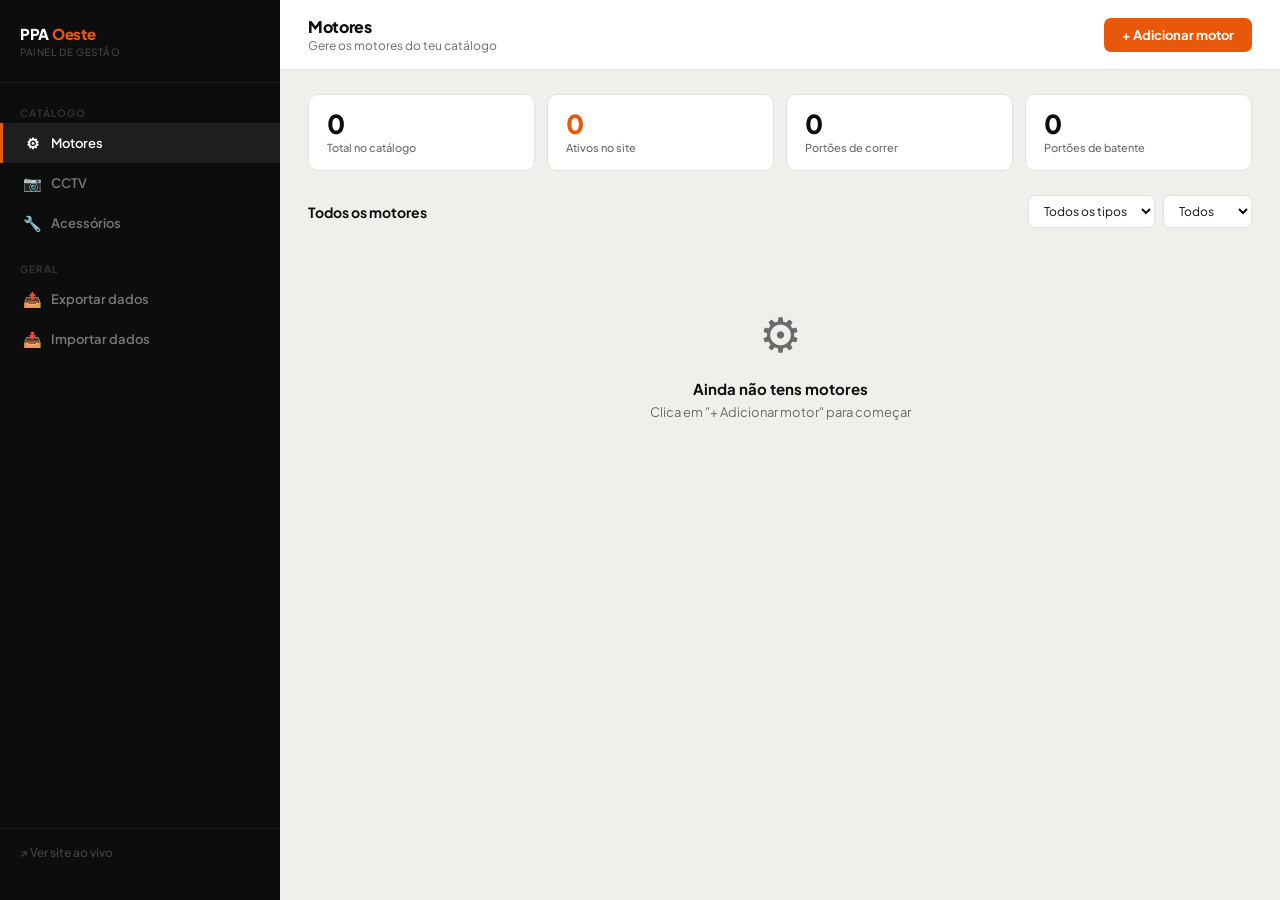
<file: gestor-motores.html>
<!DOCTYPE html>
<html lang="pt">
<head>
<meta charset="UTF-8">
<meta name="viewport" content="width=device-width, initial-scale=1.0">
<title>Gestor de Motores — PPA Oeste</title>
<link href="https://fonts.googleapis.com/css2?family=Plus+Jakarta+Sans:wght@400;500;600;700;800&display=swap" rel="stylesheet">
<style>
*,*::before,*::after{box-sizing:border-box;margin:0;padding:0}
:root{
  --or:#E8580A;--or-h:#C94708;--or-10:rgba(232,88,10,.10);--or-20:rgba(232,88,10,.20);
  --ink:#0D0D0D;--text:#2D2D2D;--mu:#6B6B6B;--bd:#E2E2E2;--sf:#F7F7F5;--wh:#fff;
  --gr:#16A34A;--gr-bg:#F0FDF4;--gr-bd:#BBF7D0;
  --re:#DC2626;--re-bg:#FEF2F2;--re-bd:#FECACA;
  --r:10px;--r2:7px;
}
body{font-family:'Plus Jakarta Sans',sans-serif;background:#F0EFEC;color:var(--text);-webkit-font-smoothing:antialiased;min-height:100vh}
/* LAYOUT */
.app{display:grid;grid-template-columns:280px 1fr;min-height:100vh}
/* SIDEBAR */
.sidebar{background:var(--ink);padding:24px 0;display:flex;flex-direction:column}
.sb-logo{padding:0 20px 24px;border-bottom:1px solid #1f1f1f}
.sb-logo-t{font-size:15px;font-weight:800;color:#fff;letter-spacing:-.02em}
.sb-logo-t span{color:var(--or)}
.sb-logo-s{font-size:10px;color:#444;margin-top:3px;font-weight:500;text-transform:uppercase;letter-spacing:.06em}
.sb-nav{padding:16px 0;flex:1}
.sb-label{font-size:10px;font-weight:700;letter-spacing:.1em;text-transform:uppercase;color:#333;padding:8px 20px 4px}
.sb-item{display:flex;align-items:center;gap:10px;padding:10px 20px;font-size:13px;font-weight:600;color:#777;cursor:pointer;transition:all .15s;border-left:3px solid transparent}
.sb-item:hover{color:#ccc;background:rgba(255,255,255,.04)}
.sb-item.on{color:#fff;background:rgba(255,255,255,.07);border-left-color:var(--or)}
.sb-item .si-ic{width:18px;text-align:center;font-size:15px}
.sb-footer{padding:16px 20px;border-top:1px solid #1a1a1a}
.sb-footer a{font-size:12px;color:#444;font-weight:500;text-decoration:none;display:flex;align-items:center;gap:8px;transition:color .15s}
.sb-footer a:hover{color:#888}
/* MAIN */
.main{overflow-y:auto}
.topbar{background:var(--wh);border-bottom:1px solid var(--bd);padding:16px 28px;display:flex;align-items:center;justify-content:space-between;position:sticky;top:0;z-index:10}
.topbar-title{font-size:16px;font-weight:800;color:var(--ink);letter-spacing:-.02em}
.topbar-sub{font-size:12px;color:var(--mu);margin-top:1px}
.btn-add{background:var(--or);color:#fff;padding:9px 18px;border-radius:var(--r2);font-size:13px;font-weight:700;border:none;cursor:pointer;font-family:'Plus Jakarta Sans',sans-serif;display:flex;align-items:center;gap:7px;transition:all .15s}
.btn-add:hover{background:var(--or-h)}
/* CONTENT */
.content{padding:24px 28px}
/* STATS */
.stats{display:grid;grid-template-columns:repeat(4,1fr);gap:12px;margin-bottom:24px}
.stat{background:var(--wh);border:1px solid var(--bd);border-radius:var(--r);padding:16px 18px}
.stat-val{font-size:26px;font-weight:800;color:var(--ink);letter-spacing:-.03em;line-height:1}
.stat-lbl{font-size:11px;color:var(--mu);margin-top:4px;font-weight:500}
.stat-or .stat-val{color:var(--or)}
/* LISTA */
.lista-header{display:flex;align-items:center;justify-content:space-between;margin-bottom:14px}
.lista-titulo{font-size:14px;font-weight:700;color:var(--ink)}
.filtros-lista{display:flex;gap:8px}
.f-sel{padding:7px 11px;border:1.5px solid var(--bd);border-radius:var(--r2);font-family:'Plus Jakarta Sans',sans-serif;font-size:12px;color:var(--ink);background:var(--wh);outline:none;cursor:pointer}
.motor-list{display:flex;flex-direction:column;gap:8px}
.motor-row{background:var(--wh);border:1.5px solid var(--bd);border-radius:var(--r);padding:14px 18px;display:grid;grid-template-columns:56px 1fr auto auto auto;align-items:center;gap:16px;transition:all .15s}
.motor-row:hover{border-color:var(--bd);box-shadow:0 2px 12px rgba(0,0,0,.06)}
.mr-thumb{width:52px;height:52px;border-radius:var(--r2);background:var(--sf);border:1px solid var(--bd);object-fit:cover;display:flex;align-items:center;justify-content:center;font-size:22px;flex-shrink:0;overflow:hidden}
.mr-thumb img{width:100%;height:100%;object-fit:cover}
.mr-info{}
.mr-nome{font-size:14px;font-weight:700;color:var(--ink);letter-spacing:-.01em}
.mr-tipo{font-size:11px;color:var(--mu);margin-top:2px;display:flex;align-items:center;gap:6px}
.mr-badge{display:inline-block;font-size:10px;font-weight:700;padding:2px 7px;border-radius:100px}
.mr-badge.correr{background:#EFF6FF;color:#1E40AF}
.mr-badge.batente{background:#F0FDF4;color:#166534}
.mr-badge.garagem{background:#FFFBEB;color:#92400E}
.mr-badge.cctv{background:#FDF4FF;color:#6B21A8}
.mr-price{font-size:16px;font-weight:800;color:var(--ink);letter-spacing:-.02em;text-align:right;white-space:nowrap}
.mr-price-sub{font-size:10px;color:var(--mu);text-align:right;margin-top:1px}
.mr-status{text-align:center}
.status-pill{font-size:10px;font-weight:700;padding:4px 10px;border-radius:100px;white-space:nowrap}
.status-pill.ativo{background:var(--gr-bg);color:var(--gr);border:1px solid var(--gr-bd)}
.status-pill.inativo{background:var(--re-bg);color:var(--re);border:1px solid var(--re-bd)}
.mr-actions{display:flex;gap:6px}
.btn-edit{padding:7px 12px;border:1.5px solid var(--bd);border-radius:var(--r2);font-size:12px;font-weight:600;color:var(--ink);background:var(--wh);cursor:pointer;font-family:'Plus Jakarta Sans',sans-serif;transition:all .15s}
.btn-edit:hover{border-color:var(--or);color:var(--or)}
.btn-del{padding:7px 10px;border:1.5px solid var(--re-bd);border-radius:var(--r2);font-size:12px;color:var(--re);background:var(--re-bg);cursor:pointer;font-family:'Plus Jakarta Sans',sans-serif;transition:all .15s}
.btn-del:hover{background:var(--re);color:#fff}
/* MODAL */
.modal-overlay{position:fixed;inset:0;background:rgba(0,0,0,.5);z-index:100;display:none;align-items:center;justify-content:center;padding:20px}
.modal-overlay.open{display:flex}
.modal{background:var(--wh);border-radius:16px;width:100%;max-width:600px;max-height:90vh;overflow-y:auto;box-shadow:0 20px 60px rgba(0,0,0,.2)}
.modal-head{padding:22px 24px 18px;border-bottom:1px solid var(--bd);display:flex;align-items:center;justify-content:space-between;position:sticky;top:0;background:var(--wh);z-index:1}
.modal-head h2{font-size:18px;font-weight:800;color:var(--ink);letter-spacing:-.02em}
.btn-close{width:32px;height:32px;border-radius:50%;border:1.5px solid var(--bd);background:var(--wh);cursor:pointer;font-size:16px;display:flex;align-items:center;justify-content:center;color:var(--mu);transition:all .15s}
.btn-close:hover{background:var(--sf);color:var(--ink)}
.modal-body{padding:22px 24px}
/* FORM */
.fg{margin-bottom:16px}
.fg label{display:block;font-size:12px;font-weight:700;color:var(--text);margin-bottom:5px;letter-spacing:.01em}
.fg input,.fg select,.fg textarea{width:100%;padding:10px 12px;border:1.5px solid var(--bd);border-radius:var(--r2);font-family:'Plus Jakarta Sans',sans-serif;font-size:13px;color:var(--ink);background:var(--wh);outline:none;transition:border-color .15s}
.fg input:focus,.fg select:focus,.fg textarea:focus{border-color:var(--or)}
.fg textarea{resize:vertical;min-height:72px}
.fg-row{display:grid;grid-template-columns:1fr 1fr;gap:12px}
.fg-row3{display:grid;grid-template-columns:1fr 1fr 1fr;gap:12px}
/* UPLOAD FOTO */
.upload-area{border:2px dashed var(--bd);border-radius:var(--r);padding:28px;text-align:center;cursor:pointer;transition:all .2s;position:relative;background:var(--sf)}
.upload-area:hover,.upload-area.drag{border-color:var(--or);background:var(--or-10)}
.upload-area input[type=file]{position:absolute;inset:0;opacity:0;cursor:pointer}
.upload-ic{font-size:32px;margin-bottom:8px}
.upload-t{font-size:13px;font-weight:600;color:var(--ink)}
.upload-s{font-size:11px;color:var(--mu);margin-top:3px}
.preview-img{width:100%;height:140px;object-fit:contain;border-radius:var(--r2);border:1px solid var(--bd);display:none}
/* TAGS inline */
.tags-wrap{display:flex;flex-wrap:wrap;gap:6px;margin-top:8px}
.tag-chip{display:inline-flex;align-items:center;gap:4px;background:var(--sf);border:1px solid var(--bd);border-radius:100px;padding:4px 10px;font-size:11px;font-weight:600;color:var(--ink)}
.tag-chip .rm{cursor:pointer;color:var(--mu);font-size:14px;line-height:1}
.tag-chip .rm:hover{color:var(--re)}
.tag-input-wrap{display:flex;gap:6px;margin-top:6px}
.tag-input-wrap input{flex:1}
.btn-tag-add{padding:10px 14px;border:1.5px solid var(--bd);border-radius:var(--r2);font-size:12px;font-weight:600;color:var(--or);background:var(--or-10);border-color:var(--or-20);cursor:pointer;font-family:'Plus Jakarta Sans',sans-serif;white-space:nowrap;transition:all .15s}
.btn-tag-add:hover{background:var(--or);color:#fff}
/* MODAL FOOTER */
.modal-foot{padding:16px 24px;border-top:1px solid var(--bd);display:flex;gap:10px;justify-content:flex-end;background:var(--sf);border-radius:0 0 16px 16px}
.btn-cancel{padding:10px 20px;border:1.5px solid var(--bd);border-radius:var(--r2);font-size:13px;font-weight:600;color:var(--mu);background:var(--wh);cursor:pointer;font-family:'Plus Jakarta Sans',sans-serif;transition:all .15s}
.btn-cancel:hover{border-color:var(--bd);color:var(--ink)}
.btn-save{padding:10px 24px;background:var(--or);color:#fff;border:none;border-radius:var(--r2);font-size:13px;font-weight:700;cursor:pointer;font-family:'Plus Jakarta Sans',sans-serif;transition:all .15s}
.btn-save:hover{background:var(--or-h)}
/* TOAST */
.toast{position:fixed;bottom:24px;right:24px;background:var(--ink);color:#fff;padding:12px 20px;border-radius:var(--r2);font-size:13px;font-weight:600;z-index:200;transform:translateY(80px);opacity:0;transition:all .3s}
.toast.show{transform:translateY(0);opacity:1}
.toast.ok{border-left:3px solid var(--gr)}
.toast.err{border-left:3px solid var(--re)}
/* EMPTY */
.empty{text-align:center;padding:60px 20px;color:var(--mu)}
.empty-ic{font-size:48px;margin-bottom:16px}
.empty-t{font-size:15px;font-weight:700;color:var(--ink);margin-bottom:6px}
.empty-s{font-size:13px;color:var(--mu)}
/* SECÇÃO PREÇO */
.preco-row{background:var(--or-10);border:1px solid var(--or-20);border-radius:var(--r2);padding:12px 14px;margin-top:6px}
.preco-row label{color:var(--or)!important}
/* TOGGLE ATIVO */
.toggle-wrap{display:flex;align-items:center;gap:10px;padding:14px 0}
.toggle{width:44px;height:24px;background:var(--bd);border-radius:100px;position:relative;cursor:pointer;transition:background .2s;border:none}
.toggle.on{background:var(--gr)}
.toggle::after{content:'';position:absolute;width:18px;height:18px;border-radius:50%;background:#fff;top:3px;left:3px;transition:left .2s;box-shadow:0 1px 3px rgba(0,0,0,.2)}
.toggle.on::after{left:23px}
.toggle-lbl{font-size:13px;font-weight:600;color:var(--ink)}
.toggle-sub{font-size:11px;color:var(--mu)}
@media(max-width:900px){
  .app{grid-template-columns:1fr}
  .sidebar{display:none}
  .stats{grid-template-columns:repeat(2,1fr)}
  .motor-row{grid-template-columns:44px 1fr;gap:10px}
  .mr-price,.mr-status,.mr-actions{display:none}
}
</style>
</head>
<body>

<div class="app">
  <!-- SIDEBAR -->
  <aside class="sidebar">
    <div class="sb-logo">
      <div class="sb-logo-t">PPA <span>Oeste</span></div>
      <div class="sb-logo-s">Painel de gestão</div>
    </div>
    <nav class="sb-nav">
      <div class="sb-label">Catálogo</div>
      <div class="sb-item on" onclick="showView('motores')"><span class="si-ic">⚙</span>Motores</div>
      <div class="sb-item" onclick="showView('cctv')"><span class="si-ic">📷</span>CCTV</div>
      <div class="sb-item" onclick="showView('acess')"><span class="si-ic">🔧</span>Acessórios</div>
      <div class="sb-label" style="margin-top:12px">Geral</div>
      <div class="sb-item" onclick="exportarJSON()"><span class="si-ic">📤</span>Exportar dados</div>
      <div class="sb-item" onclick="importarJSON()"><span class="si-ic">📥</span>Importar dados</div>
    </nav>
    <div class="sb-footer">
      <a href="ppa-final.html" target="_blank">↗ Ver site ao vivo</a>
    </div>
  </aside>

  <!-- MAIN -->
  <main class="main">
    <div class="topbar">
      <div>
        <div class="topbar-title" id="tb-title">Motores</div>
        <div class="topbar-sub" id="tb-sub">Gere os motores do teu catálogo</div>
      </div>
      <button class="btn-add" onclick="abrirModal()">+ Adicionar motor</button>
    </div>

    <div class="content">
      <!-- STATS -->
      <div class="stats">
        <div class="stat"><div class="stat-val" id="st-total">0</div><div class="stat-lbl">Total no catálogo</div></div>
        <div class="stat stat-or"><div class="stat-val" id="st-ativos">0</div><div class="stat-lbl">Ativos no site</div></div>
        <div class="stat"><div class="stat-val" id="st-correr">0</div><div class="stat-lbl">Portões de correr</div></div>
        <div class="stat"><div class="stat-val" id="st-bat">0</div><div class="stat-lbl">Portões de batente</div></div>
      </div>

      <!-- LISTA -->
      <div class="lista-header">
        <div class="lista-titulo" id="lista-titulo">Todos os motores</div>
        <div class="filtros-lista">
          <select class="f-sel" onchange="filtrarLista(this.value)">
            <option value="">Todos os tipos</option>
            <option value="correr">Correr</option>
            <option value="batente">Batente</option>
            <option value="garagem">Garagem</option>
            <option value="cctv">CCTV</option>
            <option value="acess">Acessórios</option>
          </select>
          <select class="f-sel" onchange="filtrarStatus(this.value)">
            <option value="">Todos</option>
            <option value="ativo">Ativos</option>
            <option value="inativo">Inativos</option>
          </select>
        </div>
      </div>
      <div class="motor-list" id="lista"></div>
    </div>
  </main>
</div>

<!-- MODAL ADICIONAR/EDITAR -->
<div class="modal-overlay" id="modal">
  <div class="modal">
    <div class="modal-head">
      <h2 id="modal-title">Adicionar motor</h2>
      <button class="btn-close" onclick="fecharModal()">✕</button>
    </div>
    <div class="modal-body">
      <input type="hidden" id="f-id">

      <!-- FOTO -->
      <div class="fg">
        <label>Foto do produto</label>
        <div class="upload-area" id="upload-area">
          <input type="file" accept="image/*" onchange="previewFoto(this)">
          <div class="upload-ic">📷</div>
          <div class="upload-t">Clica ou arrasta a foto aqui</div>
          <div class="upload-s">JPG, PNG, WEBP — máx. 4MB</div>
        </div>
        <img class="preview-img" id="preview-img" alt="Preview">
      </div>

      <div class="fg-row">
        <div class="fg">
          <label>Tipo *</label>
          <select id="f-tipo" required>
            <option value="">Seleciona</option>
            <option value="correr">Portão de correr</option>
            <option value="batente">Portão de batente</option>
            <option value="garagem">Porta de garagem</option>
            <option value="cctv">CCTV</option>
            <option value="acess">Acessório</option>
          </select>
        </div>
        <div class="fg">
          <label>Gama / Série</label>
          <input type="text" id="f-gama" placeholder="Ex: DZ HUB · Portão de correr">
        </div>
      </div>

      <div class="fg">
        <label>Nome do produto *</label>
        <input type="text" id="f-nome" placeholder="Ex: Motor DZ HUB 550 Jet Flex Full Range" required>
      </div>

      <div class="fg">
        <label>Descrição curta</label>
        <textarea id="f-desc" placeholder="Descrição que aparece no card do site. Máx. 2 linhas."></textarea>
      </div>

      <div class="fg-row3">
        <div class="fg preco-row">
          <label>Preço s/ IVA (€) *</label>
          <input type="number" id="f-preco" placeholder="434" step="0.01" required>
        </div>
        <div class="fg preco-row">
          <label>Preço c/ IVA (€)</label>
          <input type="number" id="f-preco-iva" placeholder="533.82" step="0.01" readonly style="background:var(--sf)">
        </div>
        <div class="fg">
          <label>Unidade</label>
          <select id="f-unidade">
            <option value="unidade">Por unidade</option>
            <option value="kit">Por kit</option>
            <option value="par">Por par</option>
          </select>
        </div>
      </div>

      <!-- ESPECIFICAÇÕES -->
      <div class="fg">
        <label>Tags / Especificações</label>
        <div class="tags-wrap" id="tags-wrap"></div>
        <div class="tag-input-wrap">
          <input type="text" id="tag-input" placeholder="Ex: Até 550 kg — Enter para adicionar" onkeydown="if(event.key==='Enter'){event.preventDefault();addTag()}">
          <button class="btn-tag-add" onclick="addTag()">+ Adicionar</button>
        </div>
      </div>

      <div class="fg-row">
        <div class="fg">
          <label>Peso máximo (kg)</label>
          <input type="number" id="f-peso" placeholder="550">
        </div>
        <div class="fg">
          <label>Uso principal</label>
          <select id="f-uso">
            <option value="residencial">Residencial</option>
            <option value="industrial">Industrial</option>
            <option value="condominio">Condomínio</option>
          </select>
        </div>
      </div>

      <!-- TOGGLE ATIVO -->
      <div class="toggle-wrap">
        <button class="toggle on" id="toggle-ativo" onclick="toggleAtivo()"></button>
        <div>
          <div class="toggle-lbl" id="toggle-lbl">Visível no site</div>
          <div class="toggle-sub">Desativa para esconder temporariamente</div>
        </div>
      </div>
    </div>
    <div class="modal-foot">
      <button class="btn-cancel" onclick="fecharModal()">Cancelar</button>
      <button class="btn-save" onclick="guardarMotor()">Guardar motor</button>
    </div>
  </div>
</div>

<!-- TOAST -->
<div class="toast" id="toast"></div>

<script>
// ── ESTADO ──
let motores = JSON.parse(localStorage.getItem('ppa_motores') || '[]');
let editId = null;
let tags = [];
let fotoBase64 = null;
let filtroTipo = '';
let filtroStatus = '';

// ── RENDER ──
function render() {
  let lista = motores.filter(m => {
    if (filtroTipo && m.tipo !== filtroTipo) return false;
    if (filtroStatus && m.status !== filtroStatus) return false;
    return true;
  });

  const el = document.getElementById('lista');
  if (!motores.length) {
    el.innerHTML = `<div class="empty"><div class="empty-ic">⚙</div><div class="empty-t">Ainda não tens motores</div><div class="empty-s">Clica em "+ Adicionar motor" para começar</div></div>`;
  } else if (!lista.length) {
    el.innerHTML = `<div class="empty"><div class="empty-ic">🔍</div><div class="empty-t">Nenhum resultado</div><div class="empty-s">Tenta mudar os filtros</div></div>`;
  } else {
    el.innerHTML = lista.map(m => `
      <div class="motor-row">
        <div class="mr-thumb">${m.foto ? `<img src="${m.foto}" alt="">` : '⚙'}</div>
        <div class="mr-info">
          <div class="mr-nome">${m.nome}</div>
          <div class="mr-tipo">
            <span class="mr-badge ${m.tipo}">${tipoLabel(m.tipo)}</span>
            ${m.gama ? `<span style="color:var(--mu2)">${m.gama}</span>` : ''}
          </div>
        </div>
        <div class="mr-price">
          ${m.precoIva ? m.precoIva.toFixed(2) + '€' : '—'}
          <div class="mr-price-sub">c/ IVA · ${m.preco ? m.preco + '€ s/ IVA' : ''}</div>
        </div>
        <div class="mr-status">
          <span class="status-pill ${m.status}">${m.status === 'ativo' ? 'Ativo' : 'Inativo'}</span>
        </div>
        <div class="mr-actions">
          <button class="btn-edit" onclick="editarMotor('${m.id}')">Editar</button>
          <button class="btn-del" onclick="eliminarMotor('${m.id}')">✕</button>
        </div>
      </div>
    `).join('');
  }

  // stats
  document.getElementById('st-total').textContent = motores.length;
  document.getElementById('st-ativos').textContent = motores.filter(m => m.status === 'ativo').length;
  document.getElementById('st-correr').textContent = motores.filter(m => m.tipo === 'correr').length;
  document.getElementById('st-bat').textContent = motores.filter(m => m.tipo === 'batente').length;
}

function tipoLabel(t) {
  return {correr:'Correr',batente:'Batente',garagem:'Garagem',cctv:'CCTV',acess:'Acessório'}[t] || t;
}

function filtrarLista(v) { filtroTipo = v; render(); }
function filtrarStatus(v) { filtroStatus = v; render(); }

// ── MODAL ──
function abrirModal(id) {
  editId = id || null;
  tags = [];
  fotoBase64 = null;
  document.getElementById('modal-title').textContent = id ? 'Editar motor' : 'Adicionar motor';
  document.getElementById('preview-img').style.display = 'none';
  document.getElementById('upload-area').style.display = 'block';
  document.getElementById('tags-wrap').innerHTML = '';

  if (id) {
    const m = motores.find(x => x.id === id);
    document.getElementById('f-id').value = m.id;
    document.getElementById('f-tipo').value = m.tipo || '';
    document.getElementById('f-gama').value = m.gama || '';
    document.getElementById('f-nome').value = m.nome || '';
    document.getElementById('f-desc').value = m.desc || '';
    document.getElementById('f-preco').value = m.preco || '';
    document.getElementById('f-preco-iva').value = m.precoIva || '';
    document.getElementById('f-unidade').value = m.unidade || 'unidade';
    document.getElementById('f-peso').value = m.peso || '';
    document.getElementById('f-uso').value = m.uso || 'residencial';
    const tog = document.getElementById('toggle-ativo');
    tog.className = 'toggle ' + (m.status === 'ativo' ? 'on' : '');
    document.getElementById('toggle-lbl').textContent = m.status === 'ativo' ? 'Visível no site' : 'Oculto no site';
    tags = m.tags || [];
    fotoBase64 = m.foto || null;
    if (fotoBase64) {
      document.getElementById('preview-img').src = fotoBase64;
      document.getElementById('preview-img').style.display = 'block';
      document.getElementById('upload-area').style.display = 'none';
    }
  } else {
    ['f-id','f-tipo','f-gama','f-nome','f-desc','f-preco','f-preco-iva','f-peso'].forEach(id => {
      const el = document.getElementById(id); if(el) el.value = '';
    });
    document.getElementById('f-unidade').value = 'unidade';
    document.getElementById('f-uso').value = 'residencial';
    const tog = document.getElementById('toggle-ativo');
    tog.className = 'toggle on';
    document.getElementById('toggle-lbl').textContent = 'Visível no site';
  }
  renderTags();
  document.getElementById('modal').classList.add('open');
  document.getElementById('f-nome').focus();
}

function fecharModal() { document.getElementById('modal').classList.remove('open'); }

// IVA auto-calculate
document.getElementById('f-preco').addEventListener('input', function() {
  const v = parseFloat(this.value);
  if (!isNaN(v)) document.getElementById('f-preco-iva').value = (v * 1.23).toFixed(2);
});

// ── FOTO ──
function previewFoto(input) {
  const file = input.files[0];
  if (!file) return;
  if (file.size > 4 * 1024 * 1024) { toast('Foto demasiado grande. Máx. 4MB.', 'err'); return; }
  const reader = new FileReader();
  reader.onload = e => {
    fotoBase64 = e.target.result;
    document.getElementById('preview-img').src = fotoBase64;
    document.getElementById('preview-img').style.display = 'block';
    document.getElementById('upload-area').style.display = 'none';
  };
  reader.readAsDataURL(file);
}

// ── TAGS ──
function addTag() {
  const inp = document.getElementById('tag-input');
  const v = inp.value.trim();
  if (!v || tags.includes(v)) return;
  tags.push(v);
  inp.value = '';
  renderTags();
}
function removeTag(i) { tags.splice(i, 1); renderTags(); }
function renderTags() {
  document.getElementById('tags-wrap').innerHTML = tags.map((t, i) =>
    `<span class="tag-chip">${t}<span class="rm" onclick="removeTag(${i})">×</span></span>`
  ).join('');
}

// ── TOGGLE ──
function toggleAtivo() {
  const tog = document.getElementById('toggle-ativo');
  const isOn = tog.classList.contains('on');
  tog.className = 'toggle ' + (isOn ? '' : 'on');
  document.getElementById('toggle-lbl').textContent = isOn ? 'Oculto no site' : 'Visível no site';
}

// ── GUARDAR ──
function guardarMotor() {
  const nome = document.getElementById('f-nome').value.trim();
  const tipo = document.getElementById('f-tipo').value;
  const preco = parseFloat(document.getElementById('f-preco').value);
  if (!nome) { toast('O nome é obrigatório.', 'err'); return; }
  if (!tipo) { toast('Seleciona o tipo.', 'err'); return; }

  const isAtivo = document.getElementById('toggle-ativo').classList.contains('on');
  const motor = {
    id: editId || 'm_' + Date.now(),
    tipo, nome,
    gama: document.getElementById('f-gama').value.trim(),
    desc: document.getElementById('f-desc').value.trim(),
    preco: isNaN(preco) ? null : preco,
    precoIva: isNaN(preco) ? null : parseFloat((preco * 1.23).toFixed(2)),
    unidade: document.getElementById('f-unidade').value,
    peso: document.getElementById('f-peso').value || null,
    uso: document.getElementById('f-uso').value,
    tags: [...tags],
    foto: fotoBase64,
    status: isAtivo ? 'ativo' : 'inativo',
    updated: new Date().toISOString()
  };

  if (editId) {
    const idx = motores.findIndex(m => m.id === editId);
    motores[idx] = motor;
  } else {
    motores.push(motor);
  }

  localStorage.setItem('ppa_motores', JSON.stringify(motores));
  fecharModal();
  render();
  toast(editId ? 'Motor atualizado!' : 'Motor adicionado!', 'ok');
}

// ── EDITAR / ELIMINAR ──
function editarMotor(id) { abrirModal(id); }
function eliminarMotor(id) {
  if (!confirm('Eliminar este motor?')) return;
  motores = motores.filter(m => m.id !== id);
  localStorage.setItem('ppa_motores', JSON.stringify(motores));
  render();
  toast('Motor eliminado.', 'ok');
}

// ── EXPORT / IMPORT ──
function exportarJSON() {
  const blob = new Blob([JSON.stringify(motores, null, 2)], {type:'application/json'});
  const a = document.createElement('a');
  a.href = URL.createObjectURL(blob);
  a.download = 'ppa_motores_' + new Date().toISOString().slice(0,10) + '.json';
  a.click();
  toast('Dados exportados!', 'ok');
}
function importarJSON() {
  const inp = document.createElement('input');
  inp.type = 'file'; inp.accept = '.json';
  inp.onchange = e => {
    const reader = new FileReader();
    reader.onload = ev => {
      try {
        const dados = JSON.parse(ev.target.result);
        if (!Array.isArray(dados)) throw new Error();
        motores = dados;
        localStorage.setItem('ppa_motores', JSON.stringify(motores));
        render();
        toast(`${dados.length} motores importados!`, 'ok');
      } catch { toast('Ficheiro inválido.', 'err'); }
    };
    reader.readAsText(e.target.files[0]);
  };
  inp.click();
}

// ── SIDEBAR VIEWS ──
function showView(v) {
  document.querySelectorAll('.sb-item').forEach(el => el.classList.remove('on'));
  event.currentTarget.classList.add('on');
  filtroTipo = v === 'motores' ? '' : v;
  const titles = {motores:'Motores', cctv:'CCTV', acess:'Acessórios'};
  document.getElementById('tb-title').textContent = titles[v] || 'Motores';
  document.getElementById('tb-sub').textContent = 'Gere os produtos do teu catálogo';
  document.querySelector('.btn-add').textContent = '+ Adicionar ' + (titles[v]||'motor').toLowerCase().replace(' e gravadores','');
  render();
}

// ── TOAST ──
function toast(msg, tipo) {
  const el = document.getElementById('toast');
  el.textContent = msg;
  el.className = 'toast show ' + (tipo||'ok');
  clearTimeout(el._t);
  el._t = setTimeout(() => el.className = 'toast', 3000);
}

// ── FECHAR MODAL NO OVERLAY ──
document.getElementById('modal').addEventListener('click', e => {
  if (e.target === e.currentTarget) fecharModal();
});

// ── INIT ──
render();
</script>
</body>
</html>
</file>
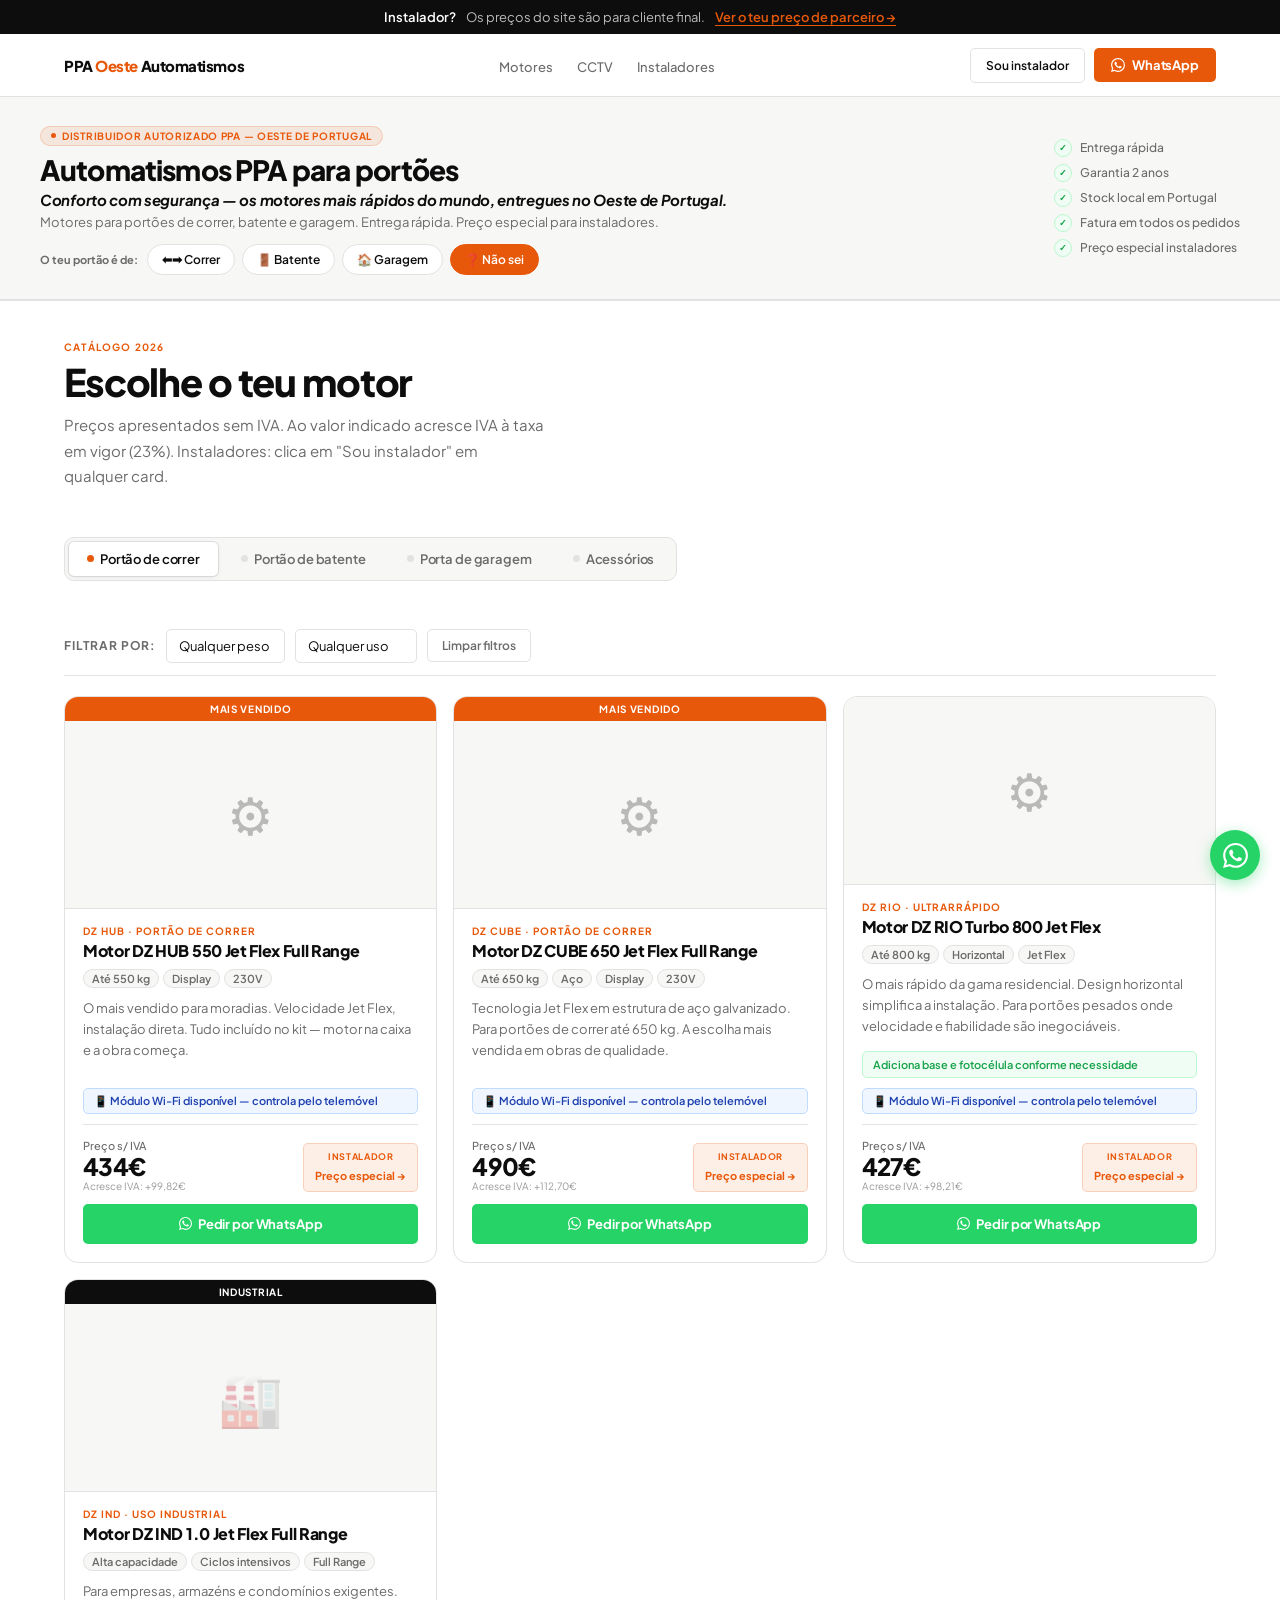
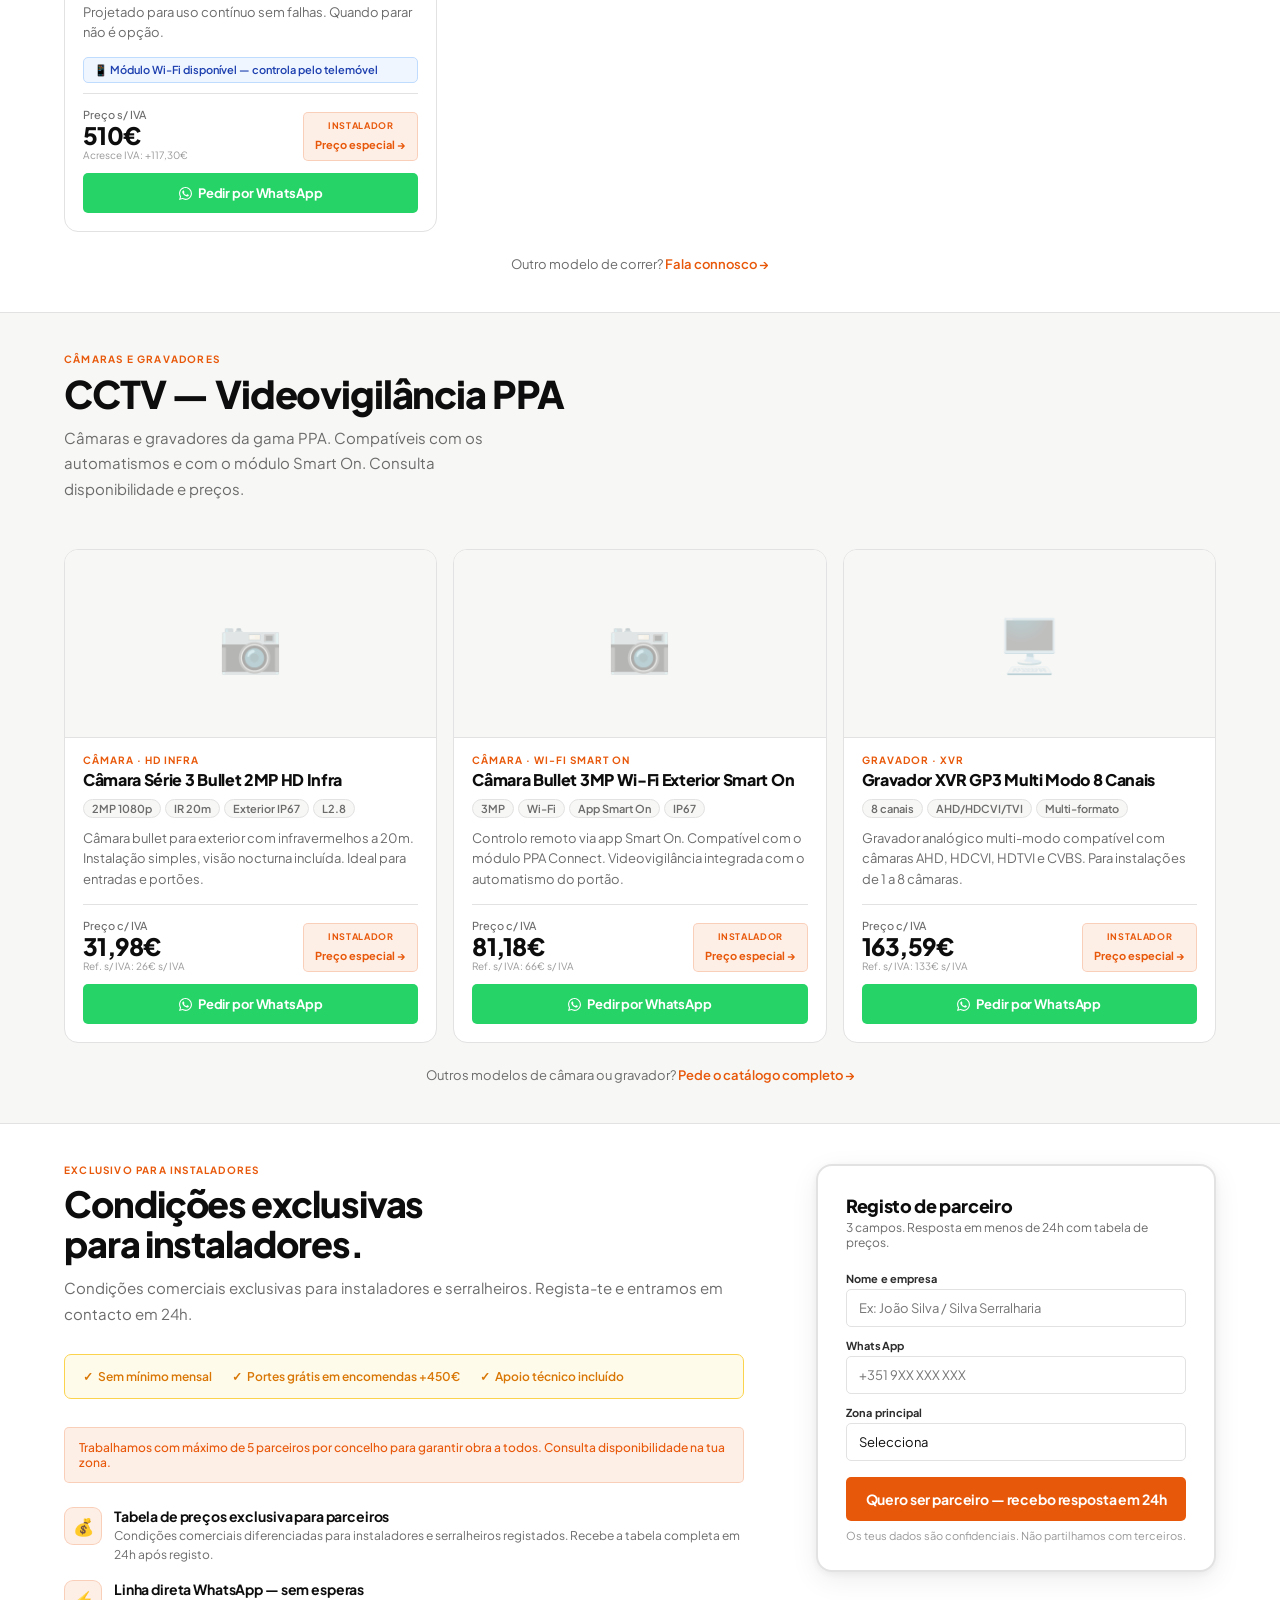
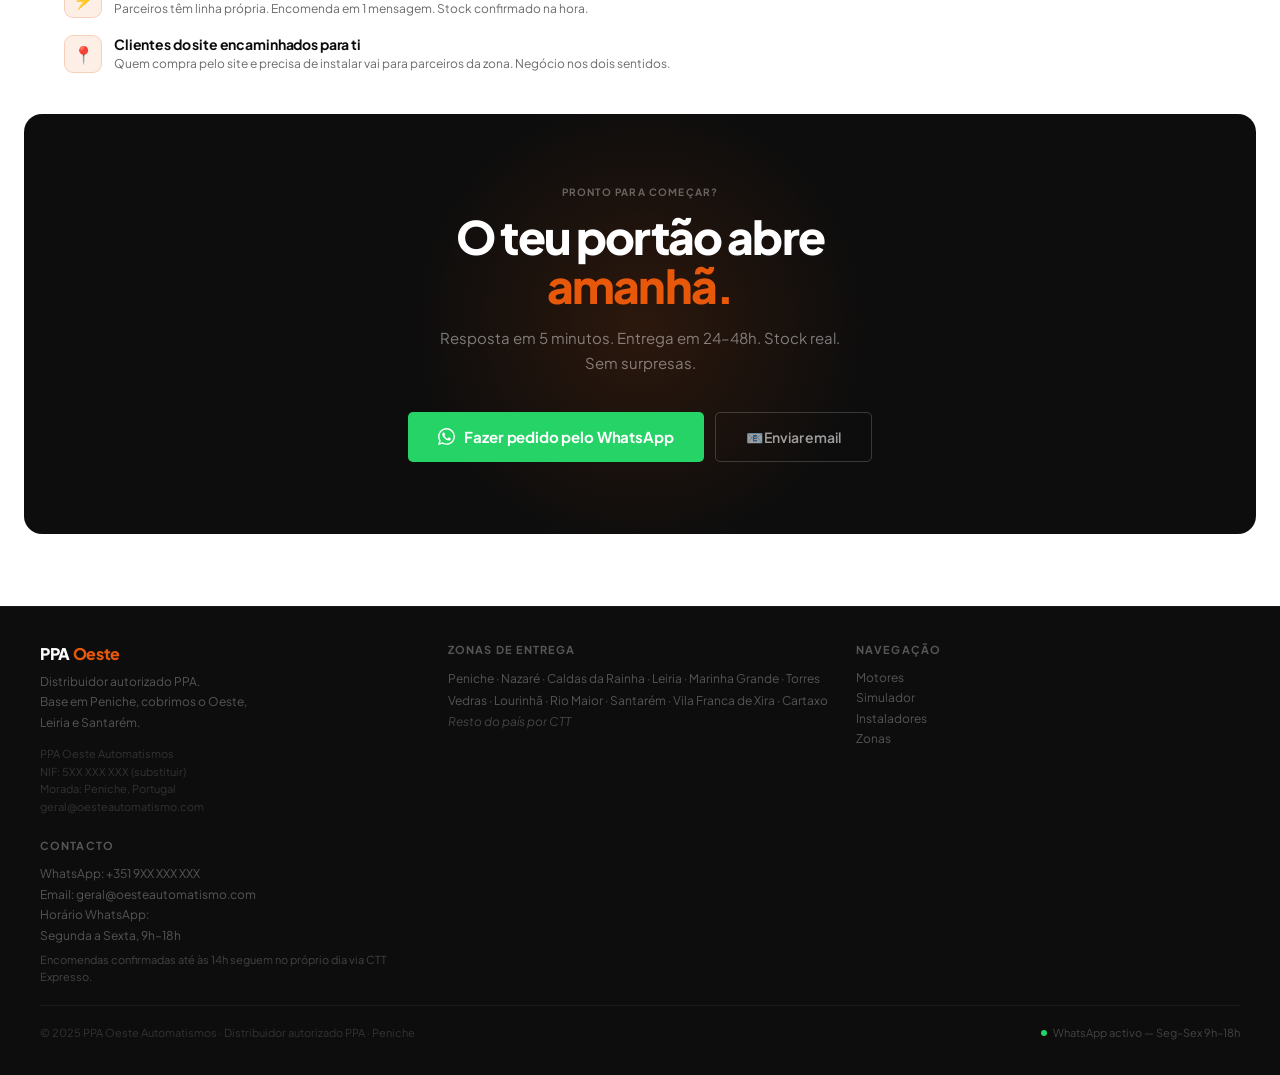
<file: ppa-final.html>
<!DOCTYPE html>
<html lang="pt">
<head>
<meta charset="UTF-8">
<meta name="viewport" content="width=device-width, initial-scale=1.0">
<title>PPA Oeste — Automatismos para Portões | Peniche · Caldas · Leiria · Santarém</title>
<meta name="description" content="Distribuidor oficial PPA no Oeste. Motores para portões de correr, batente e garagem. Entrega em 24h. Preço especial para instaladores. Peniche, Caldas da Rainha, Leiria, Torres Vedras, Santarém.">
<link rel="preconnect" href="https://fonts.googleapis.com">
<link href="https://fonts.googleapis.com/css2?family=Plus+Jakarta+Sans:wght@400;500;600;700;800&display=swap" rel="stylesheet">
<style>
*,*::before,*::after{box-sizing:border-box;margin:0;padding:0}
html{scroll-behavior:smooth}
:root{
  --or:#E8580A;--or-h:#C94708;--or-10:rgba(232,88,10,.10);--or-20:rgba(232,88,10,.20);
  --ink:#0D0D0D;--ink2:#1A1A1A;--text:#2D2D2D;--mu:#6B6B6B;--mu2:#999;
  --bd:#E2E2E2;--bd2:#CACACA;--sf:#F7F7F5;--wh:#fff;
  --gr:#16A34A;--gr-bg:#F0FDF4;--gr-bd:#BBF7D0;
  --yw:#D97706;--yw-bg:#FFFBEB;--yw-bd:#FCD34D;
  --r:10px;--r2:7px;--r3:5px;
  --sh:0 2px 8px rgba(0,0,0,.06),0 8px 28px rgba(0,0,0,.07);
  --sh2:0 4px 20px rgba(0,0,0,.1),0 16px 48px rgba(0,0,0,.11);
}
body{font-family:'Plus Jakarta Sans',sans-serif;background:var(--wh);color:var(--text);-webkit-font-smoothing:antialiased;overflow-x:hidden}
.wrap{max-width:1200px;margin:0 auto;padding:0 24px}
a{text-decoration:none}

/* ── ANNOUNCE ── */
.ann{background:var(--ink);padding:9px 24px;text-align:center}
.ann p{font-size:13px;color:#bbb;display:flex;align-items:center;justify-content:center;gap:10px;flex-wrap:wrap}
.ann strong{color:#fff;font-weight:600}
.ann a{color:var(--or);font-weight:600;text-decoration:underline;text-underline-offset:3px}

/* ── NAV ── */
nav{position:sticky;top:0;z-index:100;background:rgba(255,255,255,.97);backdrop-filter:blur(20px);border-bottom:1px solid var(--bd)}
.nav-w{max-width:1200px;margin:0 auto;padding:0 24px;display:flex;align-items:center;justify-content:space-between;height:62px;gap:16px}
.logo{font-size:17px;font-weight:800;color:var(--ink);letter-spacing:-.03em;flex-shrink:0}
.logo span{color:var(--or)}
.nav-ul{display:flex;gap:24px;list-style:none}
.nav-ul a{font-size:13px;font-weight:500;color:var(--mu);transition:color .15s}
.nav-ul a:hover{color:var(--ink)}
.nav-acts{display:flex;gap:9px;align-items:center;flex-shrink:0}
.btn-ghost{font-size:12px;font-weight:600;color:var(--ink);padding:9px 15px;border:1.5px solid var(--bd);border-radius:var(--r3);transition:all .15s;white-space:nowrap}
.btn-ghost:hover{border-color:var(--bd2)}
.btn-nav{font-size:13px;font-weight:700;color:#fff;background:var(--or);padding:9px 17px;border-radius:var(--r3);display:flex;align-items:center;gap:7px;transition:all .15s;white-space:nowrap;letter-spacing:-.01em}
.btn-nav:hover{background:var(--or-h);transform:translateY(-1px)}

/* ── HERO ── */
.hero{padding:32px 24px 36px;max-width:1200px;margin:0 auto}
.hero-grid{display:grid;grid-template-columns:1fr 420px;gap:40px;align-items:center}
.hero-badge{display:inline-flex;align-items:center;gap:8px;background:var(--or-10);border:1px solid var(--or-20);color:var(--or);font-size:11px;font-weight:700;letter-spacing:.07em;text-transform:uppercase;padding:5px 12px;border-radius:100px;margin-bottom:20px}
.hero-badge::before{content:'';width:6px;height:6px;border-radius:50%;background:var(--or);flex-shrink:0}
.hero h1{font-size:clamp(38px,5vw,58px);font-weight:800;line-height:1.07;letter-spacing:-.04em;color:var(--ink);margin-bottom:18px}
.hero h1 .ul{border-bottom:3px solid var(--or);padding-bottom:2px}
.hero-lead{font-size:17px;color:var(--mu);line-height:1.7;font-weight:400;max-width:480px;margin-bottom:32px}
.hero-lead b{color:var(--text);font-weight:600}
/* micro-copy hero */
.hero-tagline{font-size:13px;font-style:italic;color:var(--mu2);margin-bottom:28px;font-weight:400}
.hero-btns{display:flex;gap:11px;flex-wrap:wrap;margin-bottom:36px}
.btn-prim{background:var(--or);color:#fff;padding:14px 26px;border-radius:var(--r3);font-size:14px;font-weight:700;display:inline-flex;align-items:center;gap:8px;transition:all .2s;letter-spacing:-.01em}
.btn-prim:hover{background:var(--or-h);transform:translateY(-2px);box-shadow:0 8px 20px rgba(232,88,10,.28)}
.btn-sec{background:var(--wh);color:var(--ink);border:2px solid var(--bd);padding:14px 26px;border-radius:var(--r3);font-size:14px;font-weight:700;display:inline-flex;align-items:center;gap:8px;transition:all .15s;letter-spacing:-.01em}
.btn-sec:hover{border-color:var(--ink)}
.hero-trust{display:flex;gap:22px;flex-wrap:wrap}
.trust-i{display:flex;align-items:center;gap:7px;font-size:12px;color:var(--mu);font-weight:500}
.trust-ck{width:18px;height:18px;border-radius:50%;background:var(--gr-bg);border:1px solid var(--gr-bd);display:flex;align-items:center;justify-content:center;font-size:9px;color:var(--gr);font-weight:800;flex-shrink:0}

/* HERO CARD */
.hcard{background:var(--wh);border:2px solid var(--bd);border-radius:16px;overflow:hidden;box-shadow:var(--sh)}
.hcard-top{background:var(--ink);padding:18px 22px}
.hcard-top-lbl{font-size:10px;font-weight:700;letter-spacing:.1em;text-transform:uppercase;color:rgba(255,255,255,.4);margin-bottom:5px}
.hcard-top-t{font-size:19px;font-weight:800;color:#fff;letter-spacing:-.02em;line-height:1.2}
.hcard-top-s{font-size:12px;color:rgba(255,255,255,.45);margin-top:5px}
.hcard-body{padding:18px 22px}
.hcard-list{display:flex;flex-direction:column;gap:9px;margin-bottom:16px}
.hcard-row{display:flex;align-items:center;gap:9px;font-size:13px;color:var(--text);font-weight:500}
.hck{width:18px;height:18px;border-radius:50%;background:var(--or-10);border:1px solid var(--or-20);display:flex;align-items:center;justify-content:center;font-size:9px;color:var(--or);font-weight:800;flex-shrink:0}
/* lucro calculadora */

.inst-bens-card{display:flex;flex-direction:column;gap:8px;margin-bottom:16px}
.ibc-item{font-size:13px;color:var(--text);font-weight:500;padding:8px 12px;background:var(--sf);border:1px solid var(--bd);border-radius:var(--r3)}
.hero-atalhos{margin-bottom:20px}
.ha-lbl{font-size:11px;font-weight:700;color:var(--mu);text-transform:uppercase;letter-spacing:.07em;display:block;margin-bottom:8px}
.ha-row{display:flex;gap:7px;flex-wrap:wrap}
.ha-btn{padding:8px 14px;border:1.5px solid var(--bd);border-radius:100px;font-size:13px;font-weight:600;color:var(--ink);background:var(--wh);transition:all .15s;cursor:pointer;display:inline-flex;align-items:center;gap:5px;white-space:nowrap}
.ha-btn:hover{border-color:var(--or);color:var(--or)}
.ha-ws{background:var(--or);border-color:var(--or);color:#fff}
.ha-ws:hover{background:var(--or-h);color:#fff}
.logo{font-size:15px!important}

.lucro-block{background:var(--sf);border:1px solid var(--bd);border-radius:var(--r2);padding:12px 14px;margin-bottom:14px}
.lucro-title{font-size:10px;font-weight:700;letter-spacing:.08em;text-transform:uppercase;color:var(--mu);margin-bottom:10px}
.lucro-row{display:flex;justify-content:space-between;align-items:center;padding:5px 0;border-bottom:1px solid var(--bd);font-size:12px}
.lucro-row:last-child{border-bottom:none;padding-top:8px;margin-top:2px}
.lr-lbl{color:var(--mu);font-weight:400}
.lr-val{font-weight:700;color:var(--ink)}
.lr-val.green{color:var(--gr);font-size:13px}
.lucro-note{font-size:10px;color:var(--mu2);margin-top:8px;font-style:italic;text-align:center}
.hdivider{height:1px;background:var(--bd);margin:14px 0}
.btn-hcard{display:block;width:100%;text-align:center;background:var(--ink);color:#fff;padding:12px;border-radius:var(--r3);font-size:13px;font-weight:700;letter-spacing:-.01em;transition:all .15s}
.btn-hcard:hover{background:var(--ink2);transform:translateY(-1px)}

/* ── ATALHOS TIPO PORTÃO ── */
.atalhos{padding:0 24px 60px;max-width:1200px;margin:0 auto}
.atalhos-title{font-size:13px;font-weight:700;color:var(--mu);text-transform:uppercase;letter-spacing:.08em;margin-bottom:14px;text-align:center}
.atalhos-grid{display:grid;grid-template-columns:repeat(4,1fr);gap:10px}
.at-card{border:2px solid var(--bd);border-radius:var(--r);padding:20px 16px;text-align:center;cursor:pointer;transition:all .2s;background:var(--wh);display:block}
.at-card:hover{border-color:var(--or);transform:translateY(-3px);box-shadow:0 6px 20px rgba(0,0,0,.08)}
.at-card.ws{background:var(--or);border-color:var(--or)}
.at-em{font-size:32px;margin-bottom:8px;display:block}
.at-t{font-size:13px;font-weight:700;color:var(--ink);letter-spacing:-.01em}
.at-s{font-size:11px;color:var(--mu);margin-top:3px;font-weight:400}
.at-card.ws .at-t{color:#fff}
.at-card.ws .at-s{color:rgba(255,255,255,.7)}

/* ── SECÇÃO BASE ── */
.sec{padding:40px 0;border-top:1px solid var(--bd)}
.sec-alt{background:var(--sf)}
.sh{margin-bottom:48px}
.sh.ct{text-align:center}
.sh.ct .sh-sub{margin:0 auto}
.sh-ey{font-size:10px;font-weight:700;letter-spacing:.12em;text-transform:uppercase;color:var(--or);margin-bottom:8px}
.sh-t{font-size:clamp(26px,3.5vw,38px);font-weight:800;color:var(--ink);letter-spacing:-.03em;line-height:1.1;margin-bottom:10px}
.sh-sub{font-size:15px;color:var(--mu);max-width:480px;line-height:1.7;font-weight:400}

/* ── TABS ── */
.tipo-tabs{display:flex;gap:5px;margin-bottom:36px;flex-wrap:wrap;background:var(--sf);padding:4px;border-radius:var(--r);border:1px solid var(--bd);width:fit-content}
.tab-b{padding:9px 18px;border-radius:var(--r3);border:none;background:transparent;font-family:'Plus Jakarta Sans',sans-serif;font-size:13px;font-weight:600;color:var(--mu);cursor:pointer;transition:all .15s;display:flex;align-items:center;gap:6px;letter-spacing:-.01em}
.tab-b:hover{color:var(--ink)}
.tab-b.on{background:var(--wh);color:var(--ink);box-shadow:0 1px 4px rgba(0,0,0,.08),0 0 0 1px var(--bd)}
.tab-dot{width:7px;height:7px;border-radius:50%;background:var(--bd);transition:background .15s;flex-shrink:0}
.tab-b.on .tab-dot{background:var(--or)}

/* ── PRODUTO CARDS ── */
.pane{display:none}
.pane.on{display:block}
.pg{display:grid;grid-template-columns:repeat(auto-fill,minmax(300px,1fr));gap:16px}
.pc{background:var(--wh);border:1.5px solid var(--bd);border-radius:14px;overflow:hidden;transition:all .2s;display:flex;flex-direction:column;position:relative}
.pc:hover{border-color:var(--bd2);box-shadow:var(--sh2);transform:translateY(-3px)}
.pc-ribbon{font-size:10px;font-weight:700;letter-spacing:.07em;text-transform:uppercase;padding:6px 0;text-align:center;color:#fff}
.pc-ribbon.or{background:var(--or)}
.pc-ribbon.dk{background:var(--ink)}
.pc-ribbon.gr{background:var(--gr)}
.pc-img{height:188px;background:var(--sf);display:flex;align-items:center;justify-content:center;border-bottom:1px solid var(--bd);padding:12px}
.pc-img img{max-height:160px;max-width:100%;object-fit:contain}
.pc-ph{font-size:52px;opacity:.3}
/* kit badge */
.kit-badge{position:absolute;top:40px;right:12px;background:var(--gr);color:#fff;font-size:9px;font-weight:700;letter-spacing:.06em;text-transform:uppercase;padding:3px 8px;border-radius:100px;display:flex;align-items:center;gap:4px}
.pc-body{padding:16px 18px 18px;flex:1;display:flex;flex-direction:column}
.pc-brand{font-size:10px;font-weight:700;letter-spacing:.1em;text-transform:uppercase;color:var(--or);margin-bottom:4px}
.pc-name{font-size:16px;font-weight:800;color:var(--ink);line-height:1.2;letter-spacing:-.02em;margin-bottom:9px}
.pc-tags{display:flex;flex-wrap:wrap;gap:4px;margin-bottom:10px}
.pc-tag{font-size:11px;font-weight:600;background:var(--sf);border:1px solid var(--bd);color:var(--mu);padding:2px 8px;border-radius:100px}
.pc-desc{font-size:13px;color:var(--mu);line-height:1.6;margin-bottom:14px;flex:1}
/* kit inclui */
.kit-inclui{background:var(--gr-bg);border:1px solid var(--gr-bd);border-radius:var(--r3);padding:9px 12px;margin-bottom:14px;font-size:12px;color:var(--gr);font-weight:500}
.kit-inclui strong{display:block;font-size:10px;font-weight:700;letter-spacing:.06em;text-transform:uppercase;color:var(--gr);margin-bottom:4px;opacity:.7}
.pc-foot{border-top:1px solid var(--bd);padding-top:14px;margin-top:auto}
.pc-price-row{display:flex;align-items:flex-end;justify-content:space-between;gap:10px;margin-bottom:12px}
.pc-plbl{font-size:11px;color:var(--mu);font-weight:500;margin-bottom:2px}
.pc-pval{font-size:24px;font-weight:800;color:var(--ink);letter-spacing:-.03em;line-height:1}
.pc-piva{font-size:10px;color:var(--mu2);margin-top:2px}
.pc-inst{background:var(--or-10);border:1px solid var(--or-20);border-radius:var(--r3);padding:7px 11px;text-align:center;flex-shrink:0}
.pc-inst-lbl{font-size:9px;font-weight:700;letter-spacing:.07em;text-transform:uppercase;color:var(--or);display:block;margin-bottom:1px}
.pc-inst-val{font-size:11px;font-weight:700;color:var(--or)}
.pc-acts{display:flex;flex-direction:column;gap:5px}
.btn-wa{background:#25D366;color:#fff;border-radius:var(--r3);padding:12px 13px;font-size:13px;font-weight:700;display:flex;align-items:center;justify-content:center;gap:6px;transition:background .15s;letter-spacing:-.01em;width:100%}
.btn-wa:hover{background:#1DB954}
.btn-inst-sm{text-align:center;padding:5px;font-size:11px;font-weight:600;color:var(--mu);border:none;background:transparent;cursor:pointer;transition:color .15s;display:block;width:100%}
.btn-inst-sm:hover{color:var(--or)}
.pane-ft{text-align:center;margin-top:24px;font-size:13px;color:var(--mu)}
.pane-ft a{color:var(--or);font-weight:600}

/* ── TABELA COMPARATIVA ── */
.comp-wrap{margin-top:48px;border:1.5px solid var(--bd);border-radius:14px;overflow:hidden}
.comp-header{background:var(--sf);padding:12px 0;display:grid;grid-template-columns:160px repeat(3,1fr);border-bottom:1.5px solid var(--bd)}
.ch-cell{padding:10px 18px;font-size:12px;font-weight:700;text-align:center;color:var(--mu);letter-spacing:.02em}
.ch-cell.hl{color:var(--or);font-size:13px}
.comp-row{display:grid;grid-template-columns:160px repeat(3,1fr);border-bottom:1px solid var(--bd)}
.comp-row:last-child{border-bottom:none}
.cr-label{padding:13px 18px;font-size:12px;font-weight:600;color:var(--mu);background:var(--sf);border-right:1px solid var(--bd);display:flex;align-items:center}
.cr-val{padding:13px 18px;font-size:13px;font-weight:600;color:var(--ink);text-align:center;display:flex;align-items:center;justify-content:center;border-right:1px solid var(--bd)}
.cr-val:last-child{border-right:none}
.cr-val.hl{background:rgba(232,88,10,.04)}
.cr-val.best{color:var(--or);font-weight:800}
.cr-tag{display:inline-block;font-size:10px;font-weight:700;background:var(--or-10);color:var(--or);padding:2px 8px;border-radius:100px}
.comp-title{font-size:13px;font-weight:700;color:var(--mu);text-align:center;margin-bottom:12px;display:flex;align-items:center;justify-content:center;gap:8px}

/* ── SIMULADOR ── */
.sim-wrap{background:var(--ink);border-radius:16px;padding:44px;text-align:center}
.sim-title{font-size:clamp(22px,3vw,30px);font-weight:800;color:#fff;letter-spacing:-.03em;margin-bottom:8px}
.sim-sub{font-size:15px;color:rgba(255,255,255,.5);margin-bottom:36px;font-weight:400}
.sim-steps{display:flex;gap:16px;justify-content:center;flex-wrap:wrap;margin-bottom:32px}
.sim-step{flex:1;min-width:200px;max-width:260px;text-align:left}
.sim-step-n{font-size:10px;font-weight:700;letter-spacing:.1em;text-transform:uppercase;color:rgba(255,255,255,.35);margin-bottom:6px}
.sim-step-lbl{font-size:12px;font-weight:600;color:rgba(255,255,255,.7);margin-bottom:8px}
.sim-select{width:100%;padding:12px 14px;border:1.5px solid rgba(255,255,255,.15);border-radius:var(--r3);background:rgba(255,255,255,.07);color:#fff;font-family:'Plus Jakarta Sans',sans-serif;font-size:14px;font-weight:500;outline:none;cursor:pointer;-webkit-appearance:none;transition:border-color .15s}
.sim-select:focus{border-color:var(--or)}
.sim-select option{background:#1a1a1a;color:#fff}
.btn-sim{background:var(--or);color:#fff;padding:15px 36px;border-radius:var(--r3);font-size:15px;font-weight:700;border:none;cursor:pointer;font-family:'Plus Jakarta Sans',sans-serif;transition:all .2s;letter-spacing:-.01em;display:inline-flex;align-items:center;gap:10px}
.btn-sim:hover{background:var(--or-h);transform:translateY(-2px);box-shadow:0 8px 20px rgba(232,88,10,.3)}
/* resultado simulador */
.sim-result{display:none;margin-top:28px;background:rgba(255,255,255,.07);border:1.5px solid rgba(255,255,255,.12);border-radius:14px;padding:24px;text-align:left}
.sr-label{font-size:10px;font-weight:700;letter-spacing:.1em;text-transform:uppercase;color:var(--or);margin-bottom:10px}
.sr-name{font-size:20px;font-weight:800;color:#fff;letter-spacing:-.02em;margin-bottom:6px}
.sr-why{font-size:13px;color:rgba(255,255,255,.55);line-height:1.6;margin-bottom:18px}
.sr-price{font-size:24px;font-weight:800;color:#fff;margin-bottom:18px}
.sr-price span{font-size:13px;font-weight:400;color:rgba(255,255,255,.4);margin-left:4px}
.btn-sr-wa{background:#25D366;color:#fff;padding:13px 24px;border-radius:var(--r3);font-size:14px;font-weight:700;display:inline-flex;align-items:center;gap:8px;transition:all .2s}
.btn-sr-wa:hover{background:#1DB954;transform:translateY(-1px)}

/* ── FEATURES ── */
.feat-grid{display:grid;grid-template-columns:repeat(3,1fr);gap:2px;border-radius:14px;overflow:hidden;border:1px solid var(--bd)}
.feat{background:var(--wh);padding:20px 24px;transition:background .15s}
.feat:hover{background:var(--sf)}
.feat-ic{width:42px;height:42px;border-radius:9px;background:var(--or-10);border:1px solid var(--or-20);display:flex;align-items:center;justify-content:center;font-size:20px;margin-bottom:14px}
.feat-t{font-size:15px;font-weight:800;color:var(--ink);letter-spacing:-.02em;margin-bottom:6px}
.feat-d{font-size:13px;color:var(--mu);line-height:1.65}
/* garantia emocional highlight */
.feat.garantia{border-left:3px solid var(--or)}

/* ── COMO COMPRAR ── */
.steps{display:grid;grid-template-columns:repeat(4,1fr);border-radius:14px;overflow:hidden;border:1px solid var(--bd)}
.step{background:var(--wh);padding:28px 22px;border-right:1px solid var(--bd)}
.step:last-child{border-right:none}
.step-n{font-size:36px;font-weight:800;color:var(--bd);line-height:1;margin-bottom:12px;letter-spacing:-.04em}
.step-t{font-size:14px;font-weight:800;color:var(--ink);letter-spacing:-.02em;margin-bottom:7px}
.step-d{font-size:12px;color:var(--mu);line-height:1.65}
.step-cta{margin-top:12px;font-size:12px;font-weight:700;color:var(--or)}

/* ── INSTALADORES ── */
.inst-grid{display:grid;grid-template-columns:1fr 400px;gap:72px;align-items:start}
.inst-ey{font-size:10px;font-weight:700;letter-spacing:.12em;text-transform:uppercase;color:var(--or);margin-bottom:8px}
.inst-t{font-size:clamp(26px,3vw,36px);font-weight:800;color:var(--ink);letter-spacing:-.03em;line-height:1.1;margin-bottom:12px}
.inst-lead{font-size:15px;color:var(--mu);line-height:1.7;font-weight:400;margin-bottom:28px}
/* condições visíveis */
.conds{background:var(--yw-bg);border:1px solid var(--yw-bd);border-radius:var(--r2);padding:14px 18px;margin-bottom:28px;display:flex;gap:20px;flex-wrap:wrap}
.cond-item{font-size:12px;font-weight:600;color:var(--yw);display:flex;align-items:center;gap:5px}
.cond-item::before{content:'✓';font-weight:800}
.bens{display:flex;flex-direction:column;gap:16px}
.ben{display:flex;gap:12px}
.ben-ic{width:38px;height:38px;border-radius:9px;background:var(--or-10);border:1px solid var(--or-20);display:flex;align-items:center;justify-content:center;font-size:17px;flex-shrink:0}
.ben-t{font-size:14px;font-weight:700;color:var(--ink);margin-bottom:2px;letter-spacing:-.01em}
.ben-d{font-size:12px;color:var(--mu);line-height:1.55}
/* form */
.fbox{background:var(--wh);border:2px solid var(--bd);border-radius:16px;padding:28px;box-shadow:var(--sh);position:sticky;top:76px}
.fbox h3{font-size:18px;font-weight:800;color:var(--ink);letter-spacing:-.02em;margin-bottom:3px}
.fbox .fsub{font-size:12px;color:var(--mu);margin-bottom:22px}
/* form simplificado: 3 campos */
.fg{margin-bottom:12px}
.fg label{display:block;font-size:11px;font-weight:700;color:var(--text);margin-bottom:4px;letter-spacing:.01em}
.fg input,.fg select,.fg textarea{width:100%;padding:10px 12px;border:1.5px solid var(--bd);border-radius:var(--r3);font-family:'Plus Jakarta Sans',sans-serif;font-size:13px;color:var(--ink);background:var(--wh);outline:none;transition:border-color .15s;-webkit-appearance:none}
.fg input:focus,.fg select:focus,.fg textarea:focus{border-color:var(--or)}
.fg textarea{resize:vertical;min-height:60px}
.btn-sub{width:100%;background:var(--or);color:#fff;border:none;border-radius:var(--r3);padding:13px;font-family:'Plus Jakarta Sans',sans-serif;font-size:14px;font-weight:700;cursor:pointer;transition:all .15s;margin-top:4px;letter-spacing:-.01em}
.btn-sub:hover{background:var(--or-h);transform:translateY(-1px)}
.fnota{font-size:11px;color:var(--mu2);text-align:center;margin-top:8px}
/* form ok */
.fok{display:none;text-align:center;padding:28px 0}
.fok-ic{width:46px;height:46px;border-radius:50%;background:var(--gr-bg);border:2px solid var(--gr-bd);display:flex;align-items:center;justify-content:center;font-size:20px;margin:0 auto 12px}
.fok h4{font-size:17px;font-weight:800;letter-spacing:-.02em;color:var(--ink);margin-bottom:6px}
.fok p{font-size:12px;color:var(--mu);line-height:1.55}
/* grupo whatsapp prompt */
.wa-group-prompt{background:var(--yw-bg);border:1px solid var(--yw-bd);border-radius:var(--r3);padding:12px 14px;margin-top:14px;font-size:12px;color:var(--yw);font-weight:500;display:none}
.wa-group-prompt a{color:var(--yw);font-weight:700;text-decoration:underline}
/* escassez */
.escassez{background:var(--or-10);border:1px solid var(--or-20);border-radius:var(--r3);padding:12px 14px;margin-top:14px;font-size:12px;color:var(--or);font-weight:500}

/* ── ZONAS ── */
.zonas-grid{display:grid;grid-template-columns:repeat(auto-fill,minmax(128px,1fr));gap:7px;margin-top:32px}
.zona{background:var(--wh);border:1.5px solid var(--bd);border-radius:var(--r2);padding:16px 12px;text-align:center;transition:all .18s;cursor:default}
.zona:hover{border-color:var(--or);transform:translateY(-2px)}
.zona em{font-size:24px;display:block;margin-bottom:7px;font-style:normal}
.zona-n{font-size:12px;font-weight:700;color:var(--ink);letter-spacing:-.01em}
.zona-s{font-size:10px;color:var(--mu);margin-top:2px}

/* ── CTA FINAL ── */
.cta-final{background:var(--ink);border-radius:18px;margin:0 24px 72px;padding:72px 48px;text-align:center;position:relative;overflow:hidden}
.cta-final::before{content:'';position:absolute;left:50%;top:50%;transform:translate(-50%,-50%);width:500px;height:500px;border-radius:50%;background:radial-gradient(circle,rgba(232,88,10,.14),transparent 65%);pointer-events:none}
.cta-inner{position:relative}
.cta-ey{font-size:10px;font-weight:700;letter-spacing:.12em;text-transform:uppercase;color:rgba(255,255,255,.35);margin-bottom:14px}
.cta-h{font-size:clamp(28px,4vw,46px);font-weight:800;color:#fff;letter-spacing:-.04em;line-height:1.08;margin-bottom:14px}
.cta-h em{color:var(--or);font-style:normal}
.cta-p{font-size:15px;color:rgba(255,255,255,.45);max-width:400px;margin:0 auto 36px;line-height:1.7;font-weight:400}
.cta-row{display:flex;gap:11px;justify-content:center;flex-wrap:wrap}
.btn-wa-lg{background:#25D366;color:#fff;padding:15px 30px;border-radius:var(--r3);font-size:14px;font-weight:700;display:inline-flex;align-items:center;gap:9px;transition:all .2s;letter-spacing:-.01em}
.btn-wa-lg:hover{background:#1DB954;transform:translateY(-2px);box-shadow:0 8px 22px rgba(37,211,102,.3)}
.btn-em{background:transparent;color:rgba(255,255,255,.6);border:1.5px solid rgba(255,255,255,.18);padding:15px 30px;border-radius:var(--r3);font-size:14px;font-weight:600;display:inline-flex;align-items:center;gap:8px;transition:all .2s;letter-spacing:-.01em}
.btn-em:hover{border-color:rgba(255,255,255,.35);color:#fff}

/* ── FOOTER ── */
footer{background:var(--ink);border-top:1px solid #1a1a1a;padding:36px 24px}
.foot-w{max-width:1200px;margin:0 auto;display:grid;grid-template-columns:1fr 1fr 1fr;gap:24px;align-items:start}
.foot-col h4{font-size:11px;font-weight:700;letter-spacing:.1em;text-transform:uppercase;color:rgba(255,255,255,.3);margin-bottom:12px}
.foot-col p,.foot-col a{font-size:12px;color:#555;line-height:1.7;display:block;transition:color .15s;font-weight:400}
.foot-col a:hover{color:#888}
.foot-logo{font-size:16px;font-weight:800;color:#fff;letter-spacing:-.02em;margin-bottom:8px;display:block}
.foot-logo span{color:var(--or)}
/* transparência NIF */
.foot-nif{font-size:11px;color:#333;margin-top:12px;line-height:1.6}
.foot-bottom{max-width:1200px;margin:20px auto 0;padding-top:20px;border-top:1px solid #1a1a1a;display:flex;justify-content:space-between;align-items:center;flex-wrap:wrap;gap:12px}
.foot-copy{font-size:11px;color:#333}
.foot-horario{font-size:11px;color:#444;display:flex;align-items:center;gap:6px}
.foot-horario::before{content:'';width:6px;height:6px;border-radius:50%;background:#25D366;flex-shrink:0}

/* ── WA FLOAT ── */
.wa-float{position:fixed;bottom:20px;right:20px;z-index:200;width:50px;height:50px;border-radius:50%;background:#25D366;box-shadow:0 4px 14px rgba(37,211,102,.4);display:flex;align-items:center;justify-content:center;transition:all .2s}
.wa-float:hover{transform:scale(1.1);box-shadow:0 6px 20px rgba(37,211,102,.5)}



/* ── HERO STRIP ── */
.hero-strip{background:var(--sf);border-bottom:1px solid var(--bd);padding:24px}
.hero-strip-inner{max-width:1200px;margin:0 auto;display:flex;align-items:center;justify-content:space-between;gap:32px;flex-wrap:wrap}
.hs-badge{display:inline-flex;align-items:center;gap:6px;background:var(--or-10);border:1px solid var(--or-20);color:var(--or);font-size:10px;font-weight:700;letter-spacing:.07em;text-transform:uppercase;padding:3px 10px;border-radius:100px;margin-bottom:8px}
.hs-badge::before{content:'';width:5px;height:5px;border-radius:50%;background:var(--or);flex-shrink:0}
.hs-title{font-size:clamp(20px,2.8vw,28px);font-weight:800;color:var(--ink);letter-spacing:-.03em;line-height:1.15;margin-bottom:4px}
.hs-tagline{font-size:15px;font-weight:700;color:var(--ink);letter-spacing:-.02em;margin-bottom:5px;font-style:italic}.hs-sub{font-size:13px;color:var(--mu);margin-bottom:14px;font-weight:400}
.hs-atalhos{display:flex;align-items:center;gap:7px;flex-wrap:wrap}
.hs-lbl{font-size:11px;font-weight:700;color:var(--mu);white-space:nowrap;margin-right:2px}
.hs-pill{padding:7px 14px;border:1.5px solid var(--bd);border-radius:100px;font-size:12px;font-weight:600;color:var(--ink);background:var(--wh);transition:all .15s;white-space:nowrap}
.hs-pill:hover{border-color:var(--or);color:var(--or)}
.hs-ws{background:var(--or);border-color:var(--or);color:#fff}
.hs-ws:hover{background:var(--or-h);color:#fff}
.hs-trust{display:flex;flex-direction:column;gap:7px;flex-shrink:0}
.hs-trust-item{display:flex;align-items:center;gap:8px;font-size:12px;color:var(--mu);font-weight:500;white-space:nowrap}
.hs-ck{width:18px;height:18px;border-radius:50%;background:var(--gr-bg);border:1px solid var(--gr-bd);display:flex;align-items:center;justify-content:center;font-size:9px;color:var(--gr);font-weight:800;flex-shrink:0}
@media(max-width:768px){.hs-trust{flex-direction:row;flex-wrap:wrap;gap:8px}.hs-trust-item{white-space:normal}}



.upsell-smarton{font-size:11px;font-weight:600;color:#1E40AF;background:#EFF6FF;border:1px solid #BFDBFE;border-radius:var(--r3);padding:5px 10px;margin-bottom:10px;display:flex;align-items:center;gap:5px}

.acess-compat{background:var(--sf);border:1px solid var(--bd);border-radius:var(--r);padding:20px;margin-top:20px}
.ac-title{font-size:11px;font-weight:700;letter-spacing:.08em;text-transform:uppercase;color:var(--mu);margin-bottom:14px}
.ac-grid{display:flex;flex-direction:column;gap:8px}
.ac-item{display:flex;align-items:center;gap:12px;background:var(--wh);border:1px solid var(--bd);border-radius:var(--r2);padding:10px 14px}
.ac-ic{font-size:20px;flex-shrink:0;width:32px;text-align:center}
.ac-info{flex:1}
.ac-name{font-size:13px;font-weight:600;color:var(--ink)}
.ac-price{font-size:12px;color:var(--mu);margin-top:1px}
.ac-btn{font-size:12px;font-weight:700;color:var(--or);border:1.5px solid var(--or-20);background:var(--or-10);border-radius:var(--r3);padding:6px 12px;white-space:nowrap;transition:all .15s}
.ac-btn:hover{background:var(--or);color:#fff}

/* filtro */
.filtro-bar{display:flex;align-items:center;gap:10px;flex-wrap:wrap;padding:12px 0;margin-bottom:20px;border-bottom:1px solid var(--bd)}
.filtro-lbl{font-size:12px;font-weight:700;color:var(--mu);text-transform:uppercase;letter-spacing:.07em;flex-shrink:0}
.filtro-sel{padding:8px 12px;border:1.5px solid var(--bd);border-radius:var(--r3);font-family:'Plus Jakarta Sans',sans-serif;font-size:13px;color:var(--ink);background:var(--wh);outline:none;cursor:pointer;transition:border-color .15s;-webkit-appearance:none}
.filtro-sel:focus{border-color:var(--or)}
.filtro-reset{padding:8px 14px;border:1.5px solid var(--bd);border-radius:var(--r3);font-family:'Plus Jakarta Sans',sans-serif;font-size:12px;font-weight:600;color:var(--mu);background:transparent;cursor:pointer;transition:all .15s}
.filtro-reset:hover{border-color:var(--bd2);color:var(--ink)}
/* proof bar */
.proof-bar{background:var(--sf);border-top:1px solid var(--bd);border-bottom:1px solid var(--bd);padding:11px 24px;display:flex;gap:32px;justify-content:center;flex-wrap:wrap}
.proof-item{font-size:12px;color:var(--mu);display:flex;align-items:center;gap:5px;font-weight:400}
.proof-item b{color:var(--ink);font-weight:700}
.proof-star{color:#F59E0B;font-weight:700}
/* hero instalação */
.hero-install-note{font-size:13px;color:var(--mu2);margin-bottom:20px;font-weight:400}
.hero-install-note a{color:var(--or);font-weight:600}
/* hcard condições */
.hcard-conds{font-size:11px;font-weight:600;color:rgba(255,255,255,.5);margin-top:6px;letter-spacing:.02em}

/* ── RESPONSIVE ── */
@media(max-width:960px){
  .hero-grid{grid-template-columns:1fr;gap:40px}
  .hcard{max-width:500px}
  .atalhos-grid{grid-template-columns:repeat(2,1fr)}
  .inst-grid{grid-template-columns:1fr;gap:44px}
  .fbox{position:static}
  .feat-grid{grid-template-columns:repeat(2,1fr)}
  .steps{grid-template-columns:repeat(2,1fr)}
  .step:nth-child(2){border-right:none}
  .step:nth-child(3){border-top:1px solid var(--bd);border-right:1px solid var(--bd)}
  .step:nth-child(4){border-top:1px solid var(--bd);border-right:none}
  .foot-w{grid-template-columns:1fr}
  .comp-header,.comp-row{grid-template-columns:120px repeat(3,1fr)}
}
@media(max-width:640px){
  .nav-ul,.btn-ghost{display:none}
  .atalhos-grid{grid-template-columns:repeat(2,1fr)}
  .feat-grid{grid-template-columns:1fr}
  .steps{grid-template-columns:1fr}
  .step{border-right:none!important;border-top:1px solid var(--bd)}
  .step:first-child{border-top:none}
  .cta-final{margin:0 12px 52px;padding:48px 24px}
  .cta-row{flex-direction:column;align-items:center}
  .btn-wa-lg,.btn-em{width:100%;justify-content:center}
  .hero-btns{flex-direction:column;align-items:flex-start}
  .btn-prim,.btn-sec{width:100%;justify-content:center}
  .foot-bottom{flex-direction:column;text-align:center}
  .comp-header,.comp-row{grid-template-columns:80px repeat(3,1fr)}
  .cr-label,.ch-cell{padding:9px 8px;font-size:10px}
  .cr-val{padding:9px 6px;font-size:11px}
}
</style>
  <link rel="canonical" href="https://www.oesteautomatismo.com">
  <meta property="og:title" content="PPA Oeste Automatismos — Motores para Portões">
  <meta property="og:description" content="Distribuidor oficial PPA no Oeste de Portugal. Motores para portões de correr, batente e garagem. Entrega rápida. Preço especial para instaladores.">
  <meta property="og:url" content="https://www.oesteautomatismo.com">
  <meta property="og:type" content="website">
</head>
<body>

<!-- ANNOUNCE -->
<div class="ann">
  <p><strong>Instalador?</strong> Os preços do site são para cliente final. <a href="#parceiros">Ver o teu preço de parceiro →</a></p>
</div>

<!-- NAV -->
<nav>
  <div class="nav-w">
    <a href="#" class="logo">PPA <span>Oeste</span> Automatismos</a>
    <ul class="nav-ul">
      <li><a href="#produtos">Motores</a></li>
      <li><a href="#cctv">CCTV</a></li>
      
      <li><a href="#parceiros">Instaladores</a></li>
    </ul>
    <div class="nav-acts">
      <a href="#parceiros" class="btn-ghost">Sou instalador</a>
      <a href="https://wa.me/351926961099?text=Olá%2C+vi+o+site+e+gostava+de+saber+mais" class="btn-nav" target="_blank">
        <svg width="14" height="14" viewBox="0 0 24 24" fill="currentColor"><path d="M17.472 14.382c-.297-.149-1.758-.867-2.03-.967-.273-.099-.471-.148-.67.15-.197.297-.767.966-.94 1.164-.173.199-.347.223-.644.075-.297-.15-1.255-.463-2.39-1.475-.883-.788-1.48-1.761-1.653-2.059-.173-.297-.018-.458.13-.606.134-.133.298-.347.446-.52.149-.174.198-.298.298-.497.099-.198.05-.371-.025-.52-.075-.149-.669-1.612-.916-2.207-.242-.579-.487-.5-.669-.51-.173-.008-.371-.01-.57-.01-.198 0-.52.074-.792.372-.272.297-1.04 1.016-1.04 2.479 0 1.462 1.065 2.875 1.213 3.074.149.198 2.096 3.2 5.077 4.487.709.306 1.262.489 1.694.625.712.227 1.36.195 1.871.118.571-.085 1.758-.719 2.006-1.413.248-.694.248-1.289.173-1.413-.074-.124-.272-.198-.57-.347m-5.421 7.403h-.004a9.87 9.87 0 01-5.031-1.378l-.361-.214-3.741.982.998-3.648-.235-.374a9.86 9.86 0 01-1.51-5.26c.001-5.45 4.436-9.884 9.888-9.884 2.64 0 5.122 1.03 6.988 2.898a9.825 9.825 0 012.893 6.994c-.003 5.45-4.437 9.884-9.885 9.884m8.413-18.297A11.815 11.815 0 0012.05 0C5.495 0 .16 5.335.157 11.892c0 2.096.547 4.142 1.588 5.945L.057 24l6.305-1.654a11.882 11.882 0 005.683 1.448h.005c6.554 0 11.89-5.335 11.893-11.893a11.821 11.821 0 00-3.48-8.413z"/></svg>
        WhatsApp
      </a>
    </div>
  </div>
</nav>

<!-- HERO -->
<div class="hero-strip">
  <div class="hero-strip-inner">
    <div>
      <div class="hs-badge">Distribuidor autorizado PPA — Oeste de Portugal</div>
      <h1 class="hs-title">Automatismos PPA para portões</h1>
      <p class="hs-tagline">Conforto com segurança — os motores mais rápidos do mundo, entregues no Oeste de Portugal.</p>
      <p class="hs-sub">Motores para portões de correr, batente e garagem. Entrega rápida. Preço especial para instaladores.</p>
      <div class="hs-atalhos">
        <span class="hs-lbl">O teu portão é de:</span>
        <a href="#produtos" class="hs-pill" onclick="filtrarTipo('correr')">⬅➡ Correr</a>
        <a href="#produtos" class="hs-pill" onclick="filtrarTipo('batente')">🚪 Batente</a>
        <a href="#produtos" class="hs-pill" onclick="filtrarTipo('garagem')">🏠 Garagem</a>
        <a href="https://wa.me/351926961099?text=Olá%2C+não+sei+que+motor+preciso.+Podem+ajudar%3F" class="hs-pill hs-ws" target="_blank">❓ Não sei</a>
      </div>
    </div>
    <div class="hs-trust">
      <div class="hs-trust-item"><span class="hs-ck">✓</span>Entrega rápida</div>
      <div class="hs-trust-item"><span class="hs-ck">✓</span>Garantia 2 anos</div>
      <div class="hs-trust-item"><span class="hs-ck">✓</span>Stock local em Portugal</div>
      <div class="hs-trust-item"><span class="hs-ck">✓</span>Fatura em todos os pedidos</div>
      <div class="hs-trust-item"><span class="hs-ck">✓</span>Preço especial instaladores</div>
    </div>
  </div>
</div>


<!-- PRODUTOS -->
<section class="sec" id="produtos">
  <div class="wrap">
    <div class="sh">
      <div class="sh-ey">Catálogo 2026</div>
      <h2 class="sh-t">Escolhe o teu motor</h2>
      <p class="sh-sub">Preços apresentados sem IVA. Ao valor indicado acresce IVA à taxa em vigor (23%). Instaladores: clica em "Sou instalador" em qualquer card.</p>
    </div>

    <div class="tipo-tabs">
      <button class="tab-b on" onclick="showTab('correr',this)"><span class="tab-dot"></span>Portão de correr</button>
      <button class="tab-b" onclick="showTab('batente',this)"><span class="tab-dot"></span>Portão de batente</button>
      <button class="tab-b" onclick="showTab('garagem',this)"><span class="tab-dot"></span>Porta de garagem</button>
      <button class="tab-b" onclick="showTab('acess',this)"><span class="tab-dot"></span>Acessórios</button>
    </div>

    <!-- CORRER -->
    
    <!-- FILTRO PESO/USO -->
    <div class="filtro-bar" id="filtro-bar">
      <span class="filtro-lbl">Filtrar por:</span>
      <select class="filtro-sel" id="f-peso" onchange="aplicarFiltro()">
        <option value="">Qualquer peso</option>
        <option value="leve">Até 400 kg</option>
        <option value="medio">400–650 kg</option>
        <option value="pesado">Mais de 650 kg</option>
      </select>
      <select class="filtro-sel" id="f-uso" onchange="aplicarFiltro()">
        <option value="">Qualquer uso</option>
        <option value="residencial">Moradia</option>
        <option value="industrial">Empresa / Obra</option>
      </select>
      <button class="filtro-reset" onclick="resetFiltro()">Limpar filtros</button>
    </div>

    <div id="tp-correr" class="pane on">
      <div class="pg">
        <!-- HUB 550 KIT -->
        <div class="pc">
          <div class="pc-ribbon or">Mais vendido</div>
          
          <div class="pc-img"><div class="pc-ph">⚙</div></div>
          <div class="pc-body">
            <div class="pc-brand">DZ HUB · Portão de correr</div>
            <div class="pc-name">Motor DZ HUB 550 Jet Flex Full Range</div>
            <div class="pc-tags"><span class="pc-tag">Até 550 kg</span><span class="pc-tag">Display</span><span class="pc-tag">230V</span></div>
            
            <div class="pc-desc">O mais vendido para moradias. Velocidade Jet Flex, instalação direta. Tudo incluído no kit — motor na caixa e a obra começa.</div>
                        <div class="upsell-smarton">📱 Módulo Wi-Fi disponível — controla pelo telemóvel</div>
<div class="pc-foot">
              <div class="pc-price-row">
                <div>
                  <div class="pc-plbl">Preço s/ IVA</div>
                  <div class="pc-pval">434€</div>
                  <div class="pc-piva">Acresce IVA: +99,82€</div>
                </div>
                <a href="#parceiros" class="pc-inst"><span class="pc-inst-lbl">Instalador</span><span class="pc-inst-val">Preço especial →</span></a>
              </div>
              <div class="pc-acts">
                <a href="https://wa.me/351926961099?text=Olá%2C+quero+o+Kit+DZ+HUB+550+Jet+Flex+(533%2C82€+s%2FIVA)+—+receber+amanhã" class="btn-wa" target="_blank">
                  <svg width="13" height="13" viewBox="0 0 24 24" fill="currentColor"><path d="M17.472 14.382c-.297-.149-1.758-.867-2.03-.967-.273-.099-.471-.148-.67.15-.197.297-.767.966-.94 1.164-.173.199-.347.223-.644.075-.297-.15-1.255-.463-2.39-1.475-.883-.788-1.48-1.761-1.653-2.059-.173-.297-.018-.458.13-.606.134-.133.298-.347.446-.52.149-.174.198-.298.298-.497.099-.198.05-.371-.025-.52-.075-.149-.669-1.612-.916-2.207-.242-.579-.487-.5-.669-.51-.173-.008-.371-.01-.57-.01-.198 0-.52.074-.792.372-.272.297-1.04 1.016-1.04 2.479 0 1.462 1.065 2.875 1.213 3.074.149.198 2.096 3.2 5.077 4.487.709.306 1.262.489 1.694.625.712.227 1.36.195 1.871.118.571-.085 1.758-.719 2.006-1.413.248-.694.248-1.289.173-1.413-.074-.124-.272-.198-.57-.347m-5.421 7.403h-.004a9.87 9.87 0 01-5.031-1.378l-.361-.214-3.741.982.998-3.648-.235-.374a9.86 9.86 0 01-1.51-5.26c.001-5.45 4.436-9.884 9.888-9.884 2.64 0 5.122 1.03 6.988 2.898a9.825 9.825 0 012.893 6.994c-.003 5.45-4.437 9.884-9.885 9.884m8.413-18.297A11.815 11.815 0 0012.05 0C5.495 0 .16 5.335.157 11.892c0 2.096.547 4.142 1.588 5.945L.057 24l6.305-1.654a11.882 11.882 0 005.683 1.448h.005c6.554 0 11.89-5.335 11.893-11.893a11.821 11.821 0 00-3.48-8.413z"/></svg>
                  Pedir por WhatsApp
                </a>
              </div>
            </div>
          </div>
        </div>
        <!-- CUBE 650 KIT -->
        <div class="pc">
          <div class="pc-ribbon or">Mais vendido</div>
          
          <div class="pc-img"><div class="pc-ph">⚙</div></div>
          <div class="pc-body">
            <div class="pc-brand">DZ CUBE · Portão de correr</div>
            <div class="pc-name">Motor DZ CUBE 650 Jet Flex Full Range</div>
            <div class="pc-tags"><span class="pc-tag">Até 650 kg</span><span class="pc-tag">Aço</span><span class="pc-tag">Display</span><span class="pc-tag">230V</span></div>
            
            <div class="pc-desc">Tecnologia Jet Flex em estrutura de aço galvanizado. Para portões de correr até 650 kg. A escolha mais vendida em obras de qualidade.</div>
                        <div class="upsell-smarton">📱 Módulo Wi-Fi disponível — controla pelo telemóvel</div>
<div class="pc-foot">
              <div class="pc-price-row">
                <div>
                  <div class="pc-plbl">Preço s/ IVA</div>
                  <div class="pc-pval">490€</div>
                  <div class="pc-piva">Acresce IVA: +112,70€</div>
                </div>
                <a href="#parceiros" class="pc-inst"><span class="pc-inst-lbl">Instalador</span><span class="pc-inst-val">Preço especial →</span></a>
              </div>
              <div class="pc-acts">
                <a href="https://wa.me/351926961099?text=Olá%2C+quero+o+Kit+DZ+CUBE+650+Jet+Flex+(602%2C70€+s%2FIVA)+—+receber+amanhã" class="btn-wa" target="_blank">
                  <svg width="13" height="13" viewBox="0 0 24 24" fill="currentColor"><path d="M17.472 14.382c-.297-.149-1.758-.867-2.03-.967-.273-.099-.471-.148-.67.15-.197.297-.767.966-.94 1.164-.173.199-.347.223-.644.075-.297-.15-1.255-.463-2.39-1.475-.883-.788-1.48-1.761-1.653-2.059-.173-.297-.018-.458.13-.606.134-.133.298-.347.446-.52.149-.174.198-.298.298-.497.099-.198.05-.371-.025-.52-.075-.149-.669-1.612-.916-2.207-.242-.579-.487-.5-.669-.51-.173-.008-.371-.01-.57-.01-.198 0-.52.074-.792.372-.272.297-1.04 1.016-1.04 2.479 0 1.462 1.065 2.875 1.213 3.074.149.198 2.096 3.2 5.077 4.487.709.306 1.262.489 1.694.625.712.227 1.36.195 1.871.118.571-.085 1.758-.719 2.006-1.413.248-.694.248-1.289.173-1.413-.074-.124-.272-.198-.57-.347m-5.421 7.403h-.004a9.87 9.87 0 01-5.031-1.378l-.361-.214-3.741.982.998-3.648-.235-.374a9.86 9.86 0 01-1.51-5.26c.001-5.45 4.436-9.884 9.888-9.884 2.64 0 5.122 1.03 6.988 2.898a9.825 9.825 0 012.893 6.994c-.003 5.45-4.437 9.884-9.885 9.884m8.413-18.297A11.815 11.815 0 0012.05 0C5.495 0 .16 5.335.157 11.892c0 2.096.547 4.142 1.588 5.945L.057 24l6.305-1.654a11.882 11.882 0 005.683 1.448h.005c6.554 0 11.89-5.335 11.893-11.893a11.821 11.821 0 00-3.48-8.413z"/></svg>
                  Pedir por WhatsApp
                </a>
              </div>
            </div>
          </div>
        </div>
        <!-- RIO 800 -->
        <div class="pc">
          <div class="pc-img"><div class="pc-ph">⚙</div></div>
          <div class="pc-body">
            <div class="pc-brand">DZ RIO · Ultrarrápido</div>
            <div class="pc-name">Motor DZ RIO Turbo 800 Jet Flex</div>
            <div class="pc-tags"><span class="pc-tag">Até 800 kg</span><span class="pc-tag">Horizontal</span><span class="pc-tag">Jet Flex</span></div>
            <div class="pc-desc">O mais rápido da gama residencial. Design horizontal simplifica a instalação. Para portões pesados onde velocidade e fiabilidade são inegociáveis.</div>
            <div style="font-size:11px;font-weight:600;color:#16A34A;background:#F0FDF4;border:1px solid #BBF7D0;border-radius:5px;padding:6px 10px;margin-bottom:10px">Adiciona base e fotocélula conforme necessidade</div>
                        <div class="upsell-smarton">📱 Módulo Wi-Fi disponível — controla pelo telemóvel</div>
<div class="pc-foot">
              <div class="pc-price-row">
                <div>
                  <div class="pc-plbl">Preço s/ IVA</div>
                  <div class="pc-pval">427€</div>
                  <div class="pc-piva">Acresce IVA: +98,21€</div>
                </div>
                <a href="#parceiros" class="pc-inst"><span class="pc-inst-lbl">Instalador</span><span class="pc-inst-val">Preço especial →</span></a>
              </div>
              <div class="pc-acts">
                <a href="https://wa.me/351926961099?text=Olá%2C+quero+o+DZ+RIO+Turbo+800+Jet+Flex+(525%2C21€+s%2FIVA)+—+receber+amanhã" class="btn-wa" target="_blank">
                  <svg width="13" height="13" viewBox="0 0 24 24" fill="currentColor"><path d="M17.472 14.382c-.297-.149-1.758-.867-2.03-.967-.273-.099-.471-.148-.67.15-.197.297-.767.966-.94 1.164-.173.199-.347.223-.644.075-.297-.15-1.255-.463-2.39-1.475-.883-.788-1.48-1.761-1.653-2.059-.173-.297-.018-.458.13-.606.134-.133.298-.347.446-.52.149-.174.198-.298.298-.497.099-.198.05-.371-.025-.52-.075-.149-.669-1.612-.916-2.207-.242-.579-.487-.5-.669-.51-.173-.008-.371-.01-.57-.01-.198 0-.52.074-.792.372-.272.297-1.04 1.016-1.04 2.479 0 1.462 1.065 2.875 1.213 3.074.149.198 2.096 3.2 5.077 4.487.709.306 1.262.489 1.694.625.712.227 1.36.195 1.871.118.571-.085 1.758-.719 2.006-1.413.248-.694.248-1.289.173-1.413-.074-.124-.272-.198-.57-.347m-5.421 7.403h-.004a9.87 9.87 0 01-5.031-1.378l-.361-.214-3.741.982.998-3.648-.235-.374a9.86 9.86 0 01-1.51-5.26c.001-5.45 4.436-9.884 9.888-9.884 2.64 0 5.122 1.03 6.988 2.898a9.825 9.825 0 012.893 6.994c-.003 5.45-4.437 9.884-9.885 9.884m8.413-18.297A11.815 11.815 0 0012.05 0C5.495 0 .16 5.335.157 11.892c0 2.096.547 4.142 1.588 5.945L.057 24l6.305-1.654a11.882 11.882 0 005.683 1.448h.005c6.554 0 11.89-5.335 11.893-11.893a11.821 11.821 0 00-3.48-8.413z"/></svg>
                  Pedir por WhatsApp
                </a>
              </div>
            </div>
          </div>
        </div>
        <!-- DZ IND -->
        <div class="pc">
          <div class="pc-ribbon dk">Industrial</div>
          <div class="pc-img"><div class="pc-ph">🏭</div></div>
          <div class="pc-body">
            <div class="pc-brand">DZ IND · Uso industrial</div>
            <div class="pc-name">Motor DZ IND 1.0 Jet Flex Full Range</div>
            <div class="pc-tags"><span class="pc-tag">Alta capacidade</span><span class="pc-tag">Ciclos intensivos</span><span class="pc-tag">Full Range</span></div>
            <div class="pc-desc">Para empresas, armazéns e condomínios exigentes. Projetado para uso contínuo sem falhas. Quando parar não é opção.</div>
                        <div class="upsell-smarton">📱 Módulo Wi-Fi disponível — controla pelo telemóvel</div>
<div class="pc-foot">
              <div class="pc-price-row">
                <div>
                  <div class="pc-plbl">Preço s/ IVA</div>
                  <div class="pc-pval">510€</div>
                  <div class="pc-piva">Acresce IVA: +117,30€</div>
                </div>
                <a href="#parceiros" class="pc-inst"><span class="pc-inst-lbl">Instalador</span><span class="pc-inst-val">Preço especial →</span></a>
              </div>
              <div class="pc-acts">
                <a href="https://wa.me/351926961099?text=Olá%2C+quero+o+DZ+IND+1.0+Jet+Flex+(627%2C30€+s%2FIVA)" class="btn-wa" target="_blank">
                  <svg width="13" height="13" viewBox="0 0 24 24" fill="currentColor"><path d="M17.472 14.382c-.297-.149-1.758-.867-2.03-.967-.273-.099-.471-.148-.67.15-.197.297-.767.966-.94 1.164-.173.199-.347.223-.644.075-.297-.15-1.255-.463-2.39-1.475-.883-.788-1.48-1.761-1.653-2.059-.173-.297-.018-.458.13-.606.134-.133.298-.347.446-.52.149-.174.198-.298.298-.497.099-.198.05-.371-.025-.52-.075-.149-.669-1.612-.916-2.207-.242-.579-.487-.5-.669-.51-.173-.008-.371-.01-.57-.01-.198 0-.52.074-.792.372-.272.297-1.04 1.016-1.04 2.479 0 1.462 1.065 2.875 1.213 3.074.149.198 2.096 3.2 5.077 4.487.709.306 1.262.489 1.694.625.712.227 1.36.195 1.871.118.571-.085 1.758-.719 2.006-1.413.248-.694.248-1.289.173-1.413-.074-.124-.272-.198-.57-.347m-5.421 7.403h-.004a9.87 9.87 0 01-5.031-1.378l-.361-.214-3.741.982.998-3.648-.235-.374a9.86 9.86 0 01-1.51-5.26c.001-5.45 4.436-9.884 9.888-9.884 2.64 0 5.122 1.03 6.988 2.898a9.825 9.825 0 012.893 6.994c-.003 5.45-4.437 9.884-9.885 9.884m8.413-18.297A11.815 11.815 0 0012.05 0C5.495 0 .16 5.335.157 11.892c0 2.096.547 4.142 1.588 5.945L.057 24l6.305-1.654a11.882 11.882 0 005.683 1.448h.005c6.554 0 11.89-5.335 11.893-11.893a11.821 11.821 0 00-3.48-8.413z"/></svg>
                  Pedir por WhatsApp
                </a>
              </div>
            </div>
          </div>
        </div>
      </div>

      <div class="pane-ft">Outro modelo de correr? <a href="https://wa.me/351926961099?text=Olá%2C+preciso+de+ajuda+a+escolher+o+motor+certo+para+o+meu+portão" target="_blank">Fala connosco →</a></div>
    </div>

    <!-- BATENTE -->
    <div id="tp-batente" class="pane">
      <div class="pg">
        <div class="pc">
          <div class="pc-ribbon or">Mais vendido</div>
          <div class="pc-img"><div class="pc-ph">🚪</div></div>
          <div class="pc-body">
            <div class="pc-brand">Pivo Home Inox · Braço articulado</div>
            <div class="pc-name">Motor Pivo Home Inox Standard — Dupla folha</div>
            <div class="pc-tags"><span class="pc-tag">2 folhas (DS)</span><span class="pc-tag">Jet Flex Híbrida</span><span class="pc-tag">Inox</span><span class="pc-tag">230V</span></div>
            <div class="pc-desc">Braço articulado em inox para portões de duas folhas. Silencioso, fiável. O mais instalado na região para moradia residencial.</div>
                        <div class="upsell-smarton">📱 Módulo Wi-Fi disponível — controla pelo telemóvel</div>
<div class="pc-foot">
              <div class="pc-price-row">
                <div><div class="pc-plbl">Preço c/ IVA</div><div class="pc-pval">605,16€</div><div class="pc-piva">Ref. s/ IVA: 492€ s/ IVA</div></div>
                <a href="#parceiros" class="pc-inst"><span class="pc-inst-lbl">Instalador</span><span class="pc-inst-val">Preço especial →</span></a>
              </div>
              <div class="pc-acts">
                <a href="https://wa.me/351926961099?text=Olá%2C+quero+o+Pivo+Home+Standard+Dupla+Folha+(605%2C16€+s%2FIVA)+—+receber+amanhã" class="btn-wa" target="_blank"><svg width="13" height="13" viewBox="0 0 24 24" fill="currentColor"><path d="M17.472 14.382c-.297-.149-1.758-.867-2.03-.967-.273-.099-.471-.148-.67.15-.197.297-.767.966-.94 1.164-.173.199-.347.223-.644.075-.297-.15-1.255-.463-2.39-1.475-.883-.788-1.48-1.761-1.653-2.059-.173-.297-.018-.458.13-.606.134-.133.298-.347.446-.52.149-.174.198-.298.298-.497.099-.198.05-.371-.025-.52-.075-.149-.669-1.612-.916-2.207-.242-.579-.487-.5-.669-.51-.173-.008-.371-.01-.57-.01-.198 0-.52.074-.792.372-.272.297-1.04 1.016-1.04 2.479 0 1.462 1.065 2.875 1.213 3.074.149.198 2.096 3.2 5.077 4.487.709.306 1.262.489 1.694.625.712.227 1.36.195 1.871.118.571-.085 1.758-.719 2.006-1.413.248-.694.248-1.289.173-1.413-.074-.124-.272-.198-.57-.347m-5.421 7.403h-.004a9.87 9.87 0 01-5.031-1.378l-.361-.214-3.741.982.998-3.648-.235-.374a9.86 9.86 0 01-1.51-5.26c.001-5.45 4.436-9.884 9.888-9.884 2.64 0 5.122 1.03 6.988 2.898a9.825 9.825 0 012.893 6.994c-.003 5.45-4.437 9.884-9.885 9.884m8.413-18.297A11.815 11.815 0 0012.05 0C5.495 0 .16 5.335.157 11.892c0 2.096.547 4.142 1.588 5.945L.057 24l6.305-1.654a11.882 11.882 0 005.683 1.448h.005c6.554 0 11.89-5.335 11.893-11.893a11.821 11.821 0 00-3.48-8.413z"/></svg>
                  Pedir por WhatsApp
                </a>
              </div>
            </div>
          </div>
        </div>
        <div class="pc">
          <div class="pc-img"><div class="pc-ph">🚪</div></div>
          <div class="pc-body">
            <div class="pc-brand">SK Predial · Uso intensivo</div>
            <div class="pc-name">Motor SK Predial Jet Flex Standard — Dupla folha</div>
            <div class="pc-tags"><span class="pc-tag">2 folhas (DS)</span><span class="pc-tag">Uso intensivo</span><span class="pc-tag">Jet Flex</span></div>
            <div class="pc-desc">Para prédios e condomínios. Alta durabilidade para ciclos intensivos diários. Não perde desempenho ao longo dos anos.</div>
                        <div class="upsell-smarton">📱 Módulo Wi-Fi disponível — controla pelo telemóvel</div>
<div class="pc-foot">
              <div class="pc-price-row">
                <div><div class="pc-plbl">Preço c/ IVA</div><div class="pc-pval">804,42€</div><div class="pc-piva">Ref. s/ IVA: 654€ s/ IVA</div></div>
                <a href="#parceiros" class="pc-inst"><span class="pc-inst-lbl">Instalador</span><span class="pc-inst-val">Preço especial →</span></a>
              </div>
              <div class="pc-acts">
                <a href="https://wa.me/351926961099?text=Olá%2C+quero+o+SK+Predial+Standard+Dupla+Folha+(804%2C42€+s%2FIVA)" class="btn-wa" target="_blank"><svg width="13" height="13" viewBox="0 0 24 24" fill="currentColor"><path d="M17.472 14.382c-.297-.149-1.758-.867-2.03-.967-.273-.099-.471-.148-.67.15-.197.297-.767.966-.94 1.164-.173.199-.347.223-.644.075-.297-.15-1.255-.463-2.39-1.475-.883-.788-1.48-1.761-1.653-2.059-.173-.297-.018-.458.13-.606.134-.133.298-.347.446-.52.149-.174.198-.298.298-.497.099-.198.05-.371-.025-.52-.075-.149-.669-1.612-.916-2.207-.242-.579-.487-.5-.669-.51-.173-.008-.371-.01-.57-.01-.198 0-.52.074-.792.372-.272.297-1.04 1.016-1.04 2.479 0 1.462 1.065 2.875 1.213 3.074.149.198 2.096 3.2 5.077 4.487.709.306 1.262.489 1.694.625.712.227 1.36.195 1.871.118.571-.085 1.758-.719 2.006-1.413.248-.694.248-1.289.173-1.413-.074-.124-.272-.198-.57-.347m-5.421 7.403h-.004a9.87 9.87 0 01-5.031-1.378l-.361-.214-3.741.982.998-3.648-.235-.374a9.86 9.86 0 01-1.51-5.26c.001-5.45 4.436-9.884 9.888-9.884 2.64 0 5.122 1.03 6.988 2.898a9.825 9.825 0 012.893 6.994c-.003 5.45-4.437 9.884-9.885 9.884m8.413-18.297A11.815 11.815 0 0012.05 0C5.495 0 .16 5.335.157 11.892c0 2.096.547 4.142 1.588 5.945L.057 24l6.305-1.654a11.882 11.882 0 005.683 1.448h.005c6.554 0 11.89-5.335 11.893-11.893a11.821 11.821 0 00-3.48-8.413z"/></svg>
                  Pedir por WhatsApp
                </a>
              </div>
            </div>
          </div>
        </div>
      </div>
      
        <div class="pc">
          <div class="pc-img"><div class="pc-ph">🚪</div></div>
          <div class="pc-body">
            <div class="pc-brand">Pivo Home Inox · Folha única</div>
            <div class="pc-name">Motor Pivo Home Inox Standard — Folha única</div>
            <div class="pc-tags"><span class="pc-tag">Folha única</span><span class="pc-tag">Jet Flex Híbrida</span><span class="pc-tag">Inox</span></div>
            <div class="pc-desc">Para portões de batente com uma só folha. Motor em inox, silencioso. Ideal para entradas de moradia com portão de folha simples.</div>
            <div class="pc-foot">
              <div class="pc-price-row">
                <div><div class="pc-plbl">Preço c/ IVA</div><div class="pc-pval">462,48€</div><div class="pc-piva">Ref. s/ IVA: 376€ s/ IVA</div></div>
                <a href="#parceiros" class="pc-inst"><span class="pc-inst-lbl">Instalador</span><span class="pc-inst-val">Preço especial →</span></a>
              </div>
              <div class="pc-acts">
                <a href="https://wa.me/351926961099?text=Olá%2C+quero+o+Pivo+Home+Standard+Folha+única+(376€+s%2FIVA)" class="btn-wa" target="_blank">
                  <svg width="13" height="13" viewBox="0 0 24 24" fill="currentColor"><path d="M17.472 14.382c-.297-.149-1.758-.867-2.03-.967-.273-.099-.471-.148-.67.15-.197.297-.767.966-.94 1.164-.173.199-.347.223-.644.075-.297-.15-1.255-.463-2.39-1.475-.883-.788-1.48-1.761-1.653-2.059-.173-.297-.018-.458.13-.606.134-.133.298-.347.446-.52.149-.174.198-.298.298-.497.099-.198.05-.371-.025-.52-.075-.149-.669-1.612-.916-2.207-.242-.579-.487-.5-.669-.51-.173-.008-.371-.01-.57-.01-.198 0-.52.074-.792.372-.272.297-1.04 1.016-1.04 2.479 0 1.462 1.065 2.875 1.213 3.074.149.198 2.096 3.2 5.077 4.487.709.306 1.262.489 1.694.625.712.227 1.36.195 1.871.118.571-.085 1.758-.719 2.006-1.413.248-.694.248-1.289.173-1.413-.074-.124-.272-.198-.57-.347m-5.421 7.403h-.004a9.87 9.87 0 01-5.031-1.378l-.361-.214-3.741.982.998-3.648-.235-.374a9.86 9.86 0 01-1.51-5.26c.001-5.45 4.436-9.884 9.888-9.884 2.64 0 5.122 1.03 6.988 2.898a9.825 9.825 0 012.893 6.994c-.003 5.45-4.437 9.884-9.885 9.884m8.413-18.297A11.815 11.815 0 0012.05 0C5.495 0 .16 5.335.157 11.892c0 2.096.547 4.142 1.588 5.945L.057 24l6.305-1.654a11.882 11.882 0 005.683 1.448h.005c6.554 0 11.89-5.335 11.893-11.893a11.821 11.821 0 00-3.48-8.413z"/></svg>
                  Pedir por WhatsApp
                </a>
              </div>
            </div>
          </div>
        </div>

        <div class="pc">
          <div class="pc-ribbon dk">Condomínio</div>
          <div class="pc-img"><div class="pc-ph">🏢</div></div>
          <div class="pc-body">
            <div class="pc-brand">Condominium · Uso intensivo</div>
            <div class="pc-name">Motor Condominium Jet Flex Standard — Dupla folha</div>
            <div class="pc-tags"><span class="pc-tag">Condomínio</span><span class="pc-tag">Alta durabilidade</span><span class="pc-tag">Jet Flex</span></div>
            <div class="pc-desc">Para prédios e condomínios com portões de batente de uso muito intensivo. Projetado para ciclos contínuos diários sem perda de desempenho.</div>
            <div class="pc-foot">
              <div class="pc-price-row">
                <div><div class="pc-plbl">Preço c/ IVA</div><div class="pc-pval">1.145,13€</div><div class="pc-piva">Ref. s/ IVA: 931€ s/ IVA</div></div>
                <a href="#parceiros" class="pc-inst"><span class="pc-inst-lbl">Instalador</span><span class="pc-inst-val">Preço especial →</span></a>
              </div>
              <div class="pc-acts">
                <a href="https://wa.me/351926961099?text=Olá%2C+quero+o+Condominium+Standard+Dupla+Folha+(931€+s%2FIVA)" class="btn-wa" target="_blank">
                  <svg width="13" height="13" viewBox="0 0 24 24" fill="currentColor"><path d="M17.472 14.382c-.297-.149-1.758-.867-2.03-.967-.273-.099-.471-.148-.67.15-.197.297-.767.966-.94 1.164-.173.199-.347.223-.644.075-.297-.15-1.255-.463-2.39-1.475-.883-.788-1.48-1.761-1.653-2.059-.173-.297-.018-.458.13-.606.134-.133.298-.347.446-.52.149-.174.198-.298.298-.497.099-.198.05-.371-.025-.52-.075-.149-.669-1.612-.916-2.207-.242-.579-.487-.5-.669-.51-.173-.008-.371-.01-.57-.01-.198 0-.52.074-.792.372-.272.297-1.04 1.016-1.04 2.479 0 1.462 1.065 2.875 1.213 3.074.149.198 2.096 3.2 5.077 4.487.709.306 1.262.489 1.694.625.712.227 1.36.195 1.871.118.571-.085 1.758-.719 2.006-1.413.248-.694.248-1.289.173-1.413-.074-.124-.272-.198-.57-.347m-5.421 7.403h-.004a9.87 9.87 0 01-5.031-1.378l-.361-.214-3.741.982.998-3.648-.235-.374a9.86 9.86 0 01-1.51-5.26c.001-5.45 4.436-9.884 9.888-9.884 2.64 0 5.122 1.03 6.988 2.898a9.825 9.825 0 012.893 6.994c-.003 5.45-4.437 9.884-9.885 9.884m8.413-18.297A11.815 11.815 0 0012.05 0C5.495 0 .16 5.335.157 11.892c0 2.096.547 4.142 1.588 5.945L.057 24l6.305-1.654a11.882 11.882 0 005.683 1.448h.005c6.554 0 11.89-5.335 11.893-11.893a11.821 11.821 0 00-3.48-8.413z"/></svg>
                  Pedir por WhatsApp
                </a>
              </div>
            </div>
          </div>
        </div>
      <div class="pane-ft">Portão de batente diferente? <a href="https://wa.me/351926961099?text=Olá%2C+tenho+um+portão+de+batente+e+preciso+de+ajuda" target="_blank">Fala connosco →</a></div>
    </div>

    <!-- GARAGEM -->
    <div id="tp-garagem" class="pane">
      <div class="pg">
        <div class="pc">
          <div class="pc-img"><div class="pc-ph">🏠</div></div>
          <div class="pc-body">
            <div class="pc-brand">BH URUS · Porta seccional</div>
            <div class="pc-name">Motor BH URUS 24V 1000N — Seccional</div>
            <div class="pc-tags"><span class="pc-tag">1000N</span><span class="pc-tag">24V silencioso</span><span class="pc-tag">Calha incluída</span></div>
            <div class="pc-desc">Para portas seccionais residenciais. Motor 24V suave. Inclui calha 4×0,80m.</div>
            <div class="pc-foot">
              <div class="pc-price-row">
                <div><div class="pc-plbl">Preço c/ IVA</div><div class="pc-pval">399,75€</div><div class="pc-piva">Ref. s/ IVA: 325€ s/ IVA</div></div>
                <a href="#parceiros" class="pc-inst"><span class="pc-inst-lbl">Instalador</span><span class="pc-inst-val">Preço especial →</span></a>
              </div>
              <div class="pc-acts">
                <a href="https://wa.me/351926961099?text=Olá%2C+quero+o+BH+URUS+1000N+(399%2C75€+s%2FIVA)" class="btn-wa" target="_blank"><svg width="13" height="13" viewBox="0 0 24 24" fill="currentColor"><path d="M17.472 14.382c-.297-.149-1.758-.867-2.03-.967-.273-.099-.471-.148-.67.15-.197.297-.767.966-.94 1.164-.173.199-.347.223-.644.075-.297-.15-1.255-.463-2.39-1.475-.883-.788-1.48-1.761-1.653-2.059-.173-.297-.018-.458.13-.606.134-.133.298-.347.446-.52.149-.174.198-.298.298-.497.099-.198.05-.371-.025-.52-.075-.149-.669-1.612-.916-2.207-.242-.579-.487-.5-.669-.51-.173-.008-.371-.01-.57-.01-.198 0-.52.074-.792.372-.272.297-1.04 1.016-1.04 2.479 0 1.462 1.065 2.875 1.213 3.074.149.198 2.096 3.2 5.077 4.487.709.306 1.262.489 1.694.625.712.227 1.36.195 1.871.118.571-.085 1.758-.719 2.006-1.413.248-.694.248-1.289.173-1.413-.074-.124-.272-.198-.57-.347m-5.421 7.403h-.004a9.87 9.87 0 01-5.031-1.378l-.361-.214-3.741.982.998-3.648-.235-.374a9.86 9.86 0 01-1.51-5.26c.001-5.45 4.436-9.884 9.888-9.884 2.64 0 5.122 1.03 6.988 2.898a9.825 9.825 0 012.893 6.994c-.003 5.45-4.437 9.884-9.885 9.884m8.413-18.297A11.815 11.815 0 0012.05 0C5.495 0 .16 5.335.157 11.892c0 2.096.547 4.142 1.588 5.945L.057 24l6.305-1.654a11.882 11.882 0 005.683 1.448h.005c6.554 0 11.89-5.335 11.893-11.893a11.821 11.821 0 00-3.48-8.413z"/></svg>
                  Pedir por WhatsApp
                </a>
              </div>
            </div>
          </div>
        </div>
      </div>
      <div class="pane-ft">Outro tipo de garagem? <a href="https://wa.me/351926961099?text=Olá%2C+tenho+uma+porta+de+garagem+e+preciso+de+ajuda" target="_blank">Fala connosco →</a></div>
    </div>

    <!-- ACESSÓRIOS -->
    <div id="tp-acess" class="pane">
      <div class="pg">
        <div class="pc">
          <div class="pc-ribbon gr">Alta rotação</div>
          <div class="pc-img"><div class="pc-ph">📡</div></div>
          <div class="pc-body">
            <div class="pc-brand">Fotocélula</div>
            <div class="pc-name">Fotocélula F32 Plus</div>
            <div class="pc-tags"><span class="pc-tag">Par de sensores</span><span class="pc-tag">Toda a gama PPA</span></div>
            <div class="pc-desc">Obrigatória em qualquer instalação. Detecta obstáculos e evita colisões. Compatível com todos os motores PPA.</div>
            <div class="pc-foot">
              <div class="pc-price-row">
                <div><div class="pc-plbl">Preço s/ IVA</div><div class="pc-pval">44€</div><div class="pc-piva">Acresce IVA: +10,12€ / unidade</div></div>
                <a href="#parceiros" class="pc-inst"><span class="pc-inst-lbl">Instalador</span><span class="pc-inst-val">Preço especial →</span></a>
              </div>
              <div class="pc-acts">
                <a href="https://wa.me/351926961099?text=Olá%2C+quero+a+Fotocélula+F32+Plus+(54%2C12€+s%2FIVA)" class="btn-wa" target="_blank"><svg width="13" height="13" viewBox="0 0 24 24" fill="currentColor"><path d="M17.472 14.382c-.297-.149-1.758-.867-2.03-.967-.273-.099-.471-.148-.67.15-.197.297-.767.966-.94 1.164-.173.199-.347.223-.644.075-.297-.15-1.255-.463-2.39-1.475-.883-.788-1.48-1.761-1.653-2.059-.173-.297-.018-.458.13-.606.134-.133.298-.347.446-.52.149-.174.198-.298.298-.497.099-.198.05-.371-.025-.52-.075-.149-.669-1.612-.916-2.207-.242-.579-.487-.5-.669-.51-.173-.008-.371-.01-.57-.01-.198 0-.52.074-.792.372-.272.297-1.04 1.016-1.04 2.479 0 1.462 1.065 2.875 1.213 3.074.149.198 2.096 3.2 5.077 4.487.709.306 1.262.489 1.694.625.712.227 1.36.195 1.871.118.571-.085 1.758-.719 2.006-1.413.248-.694.248-1.289.173-1.413-.074-.124-.272-.198-.57-.347m-5.421 7.403h-.004a9.87 9.87 0 01-5.031-1.378l-.361-.214-3.741.982.998-3.648-.235-.374a9.86 9.86 0 01-1.51-5.26c.001-5.45 4.436-9.884 9.888-9.884 2.64 0 5.122 1.03 6.988 2.898a9.825 9.825 0 012.893 6.994c-.003 5.45-4.437 9.884-9.885 9.884m8.413-18.297A11.815 11.815 0 0012.05 0C5.495 0 .16 5.335.157 11.892c0 2.096.547 4.142 1.588 5.945L.057 24l6.305-1.654a11.882 11.882 0 005.683 1.448h.005c6.554 0 11.89-5.335 11.893-11.893a11.821 11.821 0 00-3.48-8.413z"/></svg>
                  Pedir por WhatsApp
                </a>
              </div>
            </div>
          </div>
        </div>
        <div class="pc">
          <div class="pc-img"><div class="pc-ph">📡</div></div>
          <div class="pc-body">
            <div class="pc-brand">Fotocélula refletiva</div>
            <div class="pc-name">Fotocélula Refletiva F10-R</div>
            <div class="pc-tags"><span class="pc-tag">Refletiva</span><span class="pc-tag">Instalação num lado só</span></div>
            <div class="pc-desc">Quando não é possível instalar de frente para frente. Perfeita para portões com obstáculos laterais ou pilares numa só frente.</div>
            <div class="pc-foot">
              <div class="pc-price-row">
                <div><div class="pc-plbl">Preço s/ IVA</div><div class="pc-pval">72€</div><div class="pc-piva">Acresce IVA: +16,56€ / unidade</div></div>
                <a href="#parceiros" class="pc-inst"><span class="pc-inst-lbl">Instalador</span><span class="pc-inst-val">Preço especial →</span></a>
              </div>
              <div class="pc-acts">
                <a href="https://wa.me/351926961099?text=Olá%2C+quero+a+Fotocélula+Refletiva+F10-R+(88%2C56€+s%2FIVA)" class="btn-wa" target="_blank"><svg width="13" height="13" viewBox="0 0 24 24" fill="currentColor"><path d="M17.472 14.382c-.297-.149-1.758-.867-2.03-.967-.273-.099-.471-.148-.67.15-.197.297-.767.966-.94 1.164-.173.199-.347.223-.644.075-.297-.15-1.255-.463-2.39-1.475-.883-.788-1.48-1.761-1.653-2.059-.173-.297-.018-.458.13-.606.134-.133.298-.347.446-.52.149-.174.198-.298.298-.497.099-.198.05-.371-.025-.52-.075-.149-.669-1.612-.916-2.207-.242-.579-.487-.5-.669-.51-.173-.008-.371-.01-.57-.01-.198 0-.52.074-.792.372-.272.297-1.04 1.016-1.04 2.479 0 1.462 1.065 2.875 1.213 3.074.149.198 2.096 3.2 5.077 4.487.709.306 1.262.489 1.694.625.712.227 1.36.195 1.871.118.571-.085 1.758-.719 2.006-1.413.248-.694.248-1.289.173-1.413-.074-.124-.272-.198-.57-.347m-5.421 7.403h-.004a9.87 9.87 0 01-5.031-1.378l-.361-.214-3.741.982.998-3.648-.235-.374a9.86 9.86 0 01-1.51-5.26c.001-5.45 4.436-9.884 9.888-9.884 2.64 0 5.122 1.03 6.988 2.898a9.825 9.825 0 012.893 6.994c-.003 5.45-4.437 9.884-9.885 9.884m8.413-18.297A11.815 11.815 0 0012.05 0C5.495 0 .16 5.335.157 11.892c0 2.096.547 4.142 1.588 5.945L.057 24l6.305-1.654a11.882 11.882 0 005.683 1.448h.005c6.554 0 11.89-5.335 11.893-11.893a11.821 11.821 0 00-3.48-8.413z"/></svg>
                  Pedir por WhatsApp
                </a>
              </div>
            </div>
          </div>
        </div>
        <div class="pc">
          <div class="pc-ribbon gr">Alta rotação</div>
          <div class="pc-img"><div class="pc-ph">📻</div></div>
          <div class="pc-body">
            <div class="pc-brand">Comando</div>
            <div class="pc-name">Transmissor ZAP 2 botões</div>
            <div class="pc-tags"><span class="pc-tag">2 canais</span><span class="pc-tag">433 MHz</span><span class="pc-tag">Toda a gama PPA</span></div>
            <div class="pc-desc">O comando standard PPA. Duradouro, fiável, universal. Abre 2 acessos independentes. Compatível com toda a gama PPA.</div>
            <div class="pc-foot">
              <div class="pc-price-row">
                <div><div class="pc-plbl">Preço s/ IVA</div><div class="pc-pval">9€</div><div class="pc-piva">Acresce IVA: +2,07€ / unidade</div></div>
                <a href="#parceiros" class="pc-inst"><span class="pc-inst-lbl">Instalador</span><span class="pc-inst-val">Preço especial →</span></a>
              </div>
              <div class="pc-acts">
                <a href="https://wa.me/351926961099?text=Olá%2C+quero+o+Transmissor+ZAP+2+botões+(11%2C07€+s%2FIVA)" class="btn-wa" target="_blank"><svg width="13" height="13" viewBox="0 0 24 24" fill="currentColor"><path d="M17.472 14.382c-.297-.149-1.758-.867-2.03-.967-.273-.099-.471-.148-.67.15-.197.297-.767.966-.94 1.164-.173.199-.347.223-.644.075-.297-.15-1.255-.463-2.39-1.475-.883-.788-1.48-1.761-1.653-2.059-.173-.297-.018-.458.13-.606.134-.133.298-.347.446-.52.149-.174.198-.298.298-.497.099-.198.05-.371-.025-.52-.075-.149-.669-1.612-.916-2.207-.242-.579-.487-.5-.669-.51-.173-.008-.371-.01-.57-.01-.198 0-.52.074-.792.372-.272.297-1.04 1.016-1.04 2.479 0 1.462 1.065 2.875 1.213 3.074.149.198 2.096 3.2 5.077 4.487.709.306 1.262.489 1.694.625.712.227 1.36.195 1.871.118.571-.085 1.758-.719 2.006-1.413.248-.694.248-1.289.173-1.413-.074-.124-.272-.198-.57-.347m-5.421 7.403h-.004a9.87 9.87 0 01-5.031-1.378l-.361-.214-3.741.982.998-3.648-.235-.374a9.86 9.86 0 01-1.51-5.26c.001-5.45 4.436-9.884 9.888-9.884 2.64 0 5.122 1.03 6.988 2.898a9.825 9.825 0 012.893 6.994c-.003 5.45-4.437 9.884-9.885 9.884m8.413-18.297A11.815 11.815 0 0012.05 0C5.495 0 .16 5.335.157 11.892c0 2.096.547 4.142 1.588 5.945L.057 24l6.305-1.654a11.882 11.882 0 005.683 1.448h.005c6.554 0 11.89-5.335 11.893-11.893a11.821 11.821 0 00-3.48-8.413z"/></svg>
                  Pedir por WhatsApp
                </a>
              </div>
            </div>
          </div>
        </div>
      </div>
      
        <div class="pc">
          <div class="pc-ribbon or">Upsell popular</div>
          <div class="pc-img"><div class="pc-ph">📱</div></div>
          <div class="pc-body">
            <div class="pc-brand">Módulo Wi-Fi · Smart On</div>
            <div class="pc-name">Módulo Contatto Wi-Fi Smart On</div>
            <div class="pc-tags"><span class="pc-tag">Wi-Fi</span><span class="pc-tag">App Smart On</span><span class="pc-tag">Android Auto</span><span class="pc-tag">Apple CarPlay</span></div>
            <div class="pc-desc">Controla o portão pelo telemóvel de qualquer lugar. Recebe notificações de abertura e fecho. Compatível com todos os automatismos PPA Jet Flex.</div>
            <div class="pc-foot">
              <div class="pc-price-row">
                <div><div class="pc-plbl">Preço c/ IVA</div><div class="pc-pval">Consultar</div><div class="pc-piva">Preço mediante disponibilidade</div></div>
                <a href="#parceiros" class="pc-inst"><span class="pc-inst-lbl">Instalador</span><span class="pc-inst-val">Preço especial →</span></a>
              </div>
              <div class="pc-acts">
                <a href="https://wa.me/351926961099?text=Olá%2C+gostava+de+saber+o+preço+do+Módulo+Wi-Fi+Smart+On" class="btn-wa" target="_blank">
                  <svg width="13" height="13" viewBox="0 0 24 24" fill="currentColor"><path d="M17.472 14.382c-.297-.149-1.758-.867-2.03-.967-.273-.099-.471-.148-.67.15-.197.297-.767.966-.94 1.164-.173.199-.347.223-.644.075-.297-.15-1.255-.463-2.39-1.475-.883-.788-1.48-1.761-1.653-2.059-.173-.297-.018-.458.13-.606.134-.133.298-.347.446-.52.149-.174.198-.298.298-.497.099-.198.05-.371-.025-.52-.075-.149-.669-1.612-.916-2.207-.242-.579-.487-.5-.669-.51-.173-.008-.371-.01-.57-.01-.198 0-.52.074-.792.372-.272.297-1.04 1.016-1.04 2.479 0 1.462 1.065 2.875 1.213 3.074.149.198 2.096 3.2 5.077 4.487.709.306 1.262.489 1.694.625.712.227 1.36.195 1.871.118.571-.085 1.758-.719 2.006-1.413.248-.694.248-1.289.173-1.413-.074-.124-.272-.198-.57-.347m-5.421 7.403h-.004a9.87 9.87 0 01-5.031-1.378l-.361-.214-3.741.982.998-3.648-.235-.374a9.86 9.86 0 01-1.51-5.26c.001-5.45 4.436-9.884 9.888-9.884 2.64 0 5.122 1.03 6.988 2.898a9.825 9.825 0 012.893 6.994c-.003 5.45-4.437 9.884-9.885 9.884m8.413-18.297A11.815 11.815 0 0012.05 0C5.495 0 .16 5.335.157 11.892c0 2.096.547 4.142 1.588 5.945L.057 24l6.305-1.654a11.882 11.882 0 005.683 1.448h.005c6.554 0 11.89-5.335 11.893-11.893a11.821 11.821 0 00-3.48-8.413z"/></svg>
                  Pedir por WhatsApp
                </a>
              </div>
            </div>
          </div>
        </div>
      <div class="pane-ft">Outro acessório? <a href="https://wa.me/351926961099?text=Olá%2C+preciso+de+um+acessório+PPA+específico" target="_blank">Fala connosco →</a></div>
    </div>
  </div>
</section>








<!-- CCTV -->
<section class="sec sec-alt" id="cctv">
  <div class="wrap">
    <div class="sh">
      <div class="sh-ey">Câmaras e Gravadores</div>
      <h2 class="sh-t">CCTV — Videovigilância PPA</h2>
      <p class="sh-sub">Câmaras e gravadores da gama PPA. Compatíveis com os automatismos e com o módulo Smart On. Consulta disponibilidade e preços.</p>
    </div>
    <div class="pg">
      <div class="pc">
        <div class="pc-img"><div class="pc-ph">📷</div></div>
        <div class="pc-body">
          <div class="pc-brand">Câmara · HD Infra</div>
          <div class="pc-name">Câmara Série 3 Bullet 2MP HD Infra</div>
          <div class="pc-tags"><span class="pc-tag">2MP 1080p</span><span class="pc-tag">IR 20m</span><span class="pc-tag">Exterior IP67</span><span class="pc-tag">L2.8</span></div>
          <div class="pc-desc">Câmara bullet para exterior com infravermelhos a 20m. Instalação simples, visão nocturna incluída. Ideal para entradas e portões.</div>
          <div class="pc-foot">
            <div class="pc-price-row">
              <div><div class="pc-plbl">Preço c/ IVA</div><div class="pc-pval">31,98€</div><div class="pc-piva">Ref. s/ IVA: 26€ s/ IVA</div></div>
              <a href="#parceiros" class="pc-inst"><span class="pc-inst-lbl">Instalador</span><span class="pc-inst-val">Preço especial →</span></a>
            </div>
            <div class="pc-acts">
              <a href="https://wa.me/351926961099?text=Olá%2C+quero+a+Câmara+Série+3+Bullet+2MP+(26€+s%2FIVA)" class="btn-wa" target="_blank">
                <svg width="13" height="13" viewBox="0 0 24 24" fill="currentColor"><path d="M17.472 14.382c-.297-.149-1.758-.867-2.03-.967-.273-.099-.471-.148-.67.15-.197.297-.767.966-.94 1.164-.173.199-.347.223-.644.075-.297-.15-1.255-.463-2.39-1.475-.883-.788-1.48-1.761-1.653-2.059-.173-.297-.018-.458.13-.606.134-.133.298-.347.446-.52.149-.174.198-.298.298-.497.099-.198.05-.371-.025-.52-.075-.149-.669-1.612-.916-2.207-.242-.579-.487-.5-.669-.51-.173-.008-.371-.01-.57-.01-.198 0-.52.074-.792.372-.272.297-1.04 1.016-1.04 2.479 0 1.462 1.065 2.875 1.213 3.074.149.198 2.096 3.2 5.077 4.487.709.306 1.262.489 1.694.625.712.227 1.36.195 1.871.118.571-.085 1.758-.719 2.006-1.413.248-.694.248-1.289.173-1.413-.074-.124-.272-.198-.57-.347m-5.421 7.403h-.004a9.87 9.87 0 01-5.031-1.378l-.361-.214-3.741.982.998-3.648-.235-.374a9.86 9.86 0 01-1.51-5.26c.001-5.45 4.436-9.884 9.888-9.884 2.64 0 5.122 1.03 6.988 2.898a9.825 9.825 0 012.893 6.994c-.003 5.45-4.437 9.884-9.885 9.884m8.413-18.297A11.815 11.815 0 0012.05 0C5.495 0 .16 5.335.157 11.892c0 2.096.547 4.142 1.588 5.945L.057 24l6.305-1.654a11.882 11.882 0 005.683 1.448h.005c6.554 0 11.89-5.335 11.893-11.893a11.821 11.821 0 00-3.48-8.413z"/></svg>
                Pedir por WhatsApp
              </a>
            </div>
          </div>
        </div>
      </div>

      <div class="pc">
        <div class="pc-img"><div class="pc-ph">📷</div></div>
        <div class="pc-body">
          <div class="pc-brand">Câmara · Wi-Fi Smart On</div>
          <div class="pc-name">Câmara Bullet 3MP Wi-Fi Exterior Smart On</div>
          <div class="pc-tags"><span class="pc-tag">3MP</span><span class="pc-tag">Wi-Fi</span><span class="pc-tag">App Smart On</span><span class="pc-tag">IP67</span></div>
          <div class="pc-desc">Controlo remoto via app Smart On. Compatível com o módulo PPA Connect. Videovigilância integrada com o automatismo do portão.</div>
          <div class="pc-foot">
            <div class="pc-price-row">
              <div><div class="pc-plbl">Preço c/ IVA</div><div class="pc-pval">81,18€</div><div class="pc-piva">Ref. s/ IVA: 66€ s/ IVA</div></div>
              <a href="#parceiros" class="pc-inst"><span class="pc-inst-lbl">Instalador</span><span class="pc-inst-val">Preço especial →</span></a>
            </div>
            <div class="pc-acts">
              <a href="https://wa.me/351926961099?text=Olá%2C+quero+a+Câmara+Wi-Fi+Smart+On+(66€+s%2FIVA)" class="btn-wa" target="_blank">
                <svg width="13" height="13" viewBox="0 0 24 24" fill="currentColor"><path d="M17.472 14.382c-.297-.149-1.758-.867-2.03-.967-.273-.099-.471-.148-.67.15-.197.297-.767.966-.94 1.164-.173.199-.347.223-.644.075-.297-.15-1.255-.463-2.39-1.475-.883-.788-1.48-1.761-1.653-2.059-.173-.297-.018-.458.13-.606.134-.133.298-.347.446-.52.149-.174.198-.298.298-.497.099-.198.05-.371-.025-.52-.075-.149-.669-1.612-.916-2.207-.242-.579-.487-.5-.669-.51-.173-.008-.371-.01-.57-.01-.198 0-.52.074-.792.372-.272.297-1.04 1.016-1.04 2.479 0 1.462 1.065 2.875 1.213 3.074.149.198 2.096 3.2 5.077 4.487.709.306 1.262.489 1.694.625.712.227 1.36.195 1.871.118.571-.085 1.758-.719 2.006-1.413.248-.694.248-1.289.173-1.413-.074-.124-.272-.198-.57-.347m-5.421 7.403h-.004a9.87 9.87 0 01-5.031-1.378l-.361-.214-3.741.982.998-3.648-.235-.374a9.86 9.86 0 01-1.51-5.26c.001-5.45 4.436-9.884 9.888-9.884 2.64 0 5.122 1.03 6.988 2.898a9.825 9.825 0 012.893 6.994c-.003 5.45-4.437 9.884-9.885 9.884m8.413-18.297A11.815 11.815 0 0012.05 0C5.495 0 .16 5.335.157 11.892c0 2.096.547 4.142 1.588 5.945L.057 24l6.305-1.654a11.882 11.882 0 005.683 1.448h.005c6.554 0 11.89-5.335 11.893-11.893a11.821 11.821 0 00-3.48-8.413z"/></svg>
                Pedir por WhatsApp
              </a>
            </div>
          </div>
        </div>
      </div>

      <div class="pc">
        <div class="pc-img"><div class="pc-ph">🖥️</div></div>
        <div class="pc-body">
          <div class="pc-brand">Gravador · XVR</div>
          <div class="pc-name">Gravador XVR GP3 Multi Modo 8 Canais</div>
          <div class="pc-tags"><span class="pc-tag">8 canais</span><span class="pc-tag">AHD/HDCVI/TVI</span><span class="pc-tag">Multi-formato</span></div>
          <div class="pc-desc">Gravador analógico multi-modo compatível com câmaras AHD, HDCVI, HDTVI e CVBS. Para instalações de 1 a 8 câmaras.</div>
          <div class="pc-foot">
            <div class="pc-price-row">
              <div><div class="pc-plbl">Preço c/ IVA</div><div class="pc-pval">163,59€</div><div class="pc-piva">Ref. s/ IVA: 133€ s/ IVA</div></div>
              <a href="#parceiros" class="pc-inst"><span class="pc-inst-lbl">Instalador</span><span class="pc-inst-val">Preço especial →</span></a>
            </div>
            <div class="pc-acts">
              <a href="https://wa.me/351926961099?text=Olá%2C+quero+o+Gravador+XVR+8+Canais+(133€+s%2FIVA)" class="btn-wa" target="_blank">
                <svg width="13" height="13" viewBox="0 0 24 24" fill="currentColor"><path d="M17.472 14.382c-.297-.149-1.758-.867-2.03-.967-.273-.099-.471-.148-.67.15-.197.297-.767.966-.94 1.164-.173.199-.347.223-.644.075-.297-.15-1.255-.463-2.39-1.475-.883-.788-1.48-1.761-1.653-2.059-.173-.297-.018-.458.13-.606.134-.133.298-.347.446-.52.149-.174.198-.298.298-.497.099-.198.05-.371-.025-.52-.075-.149-.669-1.612-.916-2.207-.242-.579-.487-.5-.669-.51-.173-.008-.371-.01-.57-.01-.198 0-.52.074-.792.372-.272.297-1.04 1.016-1.04 2.479 0 1.462 1.065 2.875 1.213 3.074.149.198 2.096 3.2 5.077 4.487.709.306 1.262.489 1.694.625.712.227 1.36.195 1.871.118.571-.085 1.758-.719 2.006-1.413.248-.694.248-1.289.173-1.413-.074-.124-.272-.198-.57-.347m-5.421 7.403h-.004a9.87 9.87 0 01-5.031-1.378l-.361-.214-3.741.982.998-3.648-.235-.374a9.86 9.86 0 01-1.51-5.26c.001-5.45 4.436-9.884 9.888-9.884 2.64 0 5.122 1.03 6.988 2.898a9.825 9.825 0 012.893 6.994c-.003 5.45-4.437 9.884-9.885 9.884m8.413-18.297A11.815 11.815 0 0012.05 0C5.495 0 .16 5.335.157 11.892c0 2.096.547 4.142 1.588 5.945L.057 24l6.305-1.654a11.882 11.882 0 005.683 1.448h.005c6.554 0 11.89-5.335 11.893-11.893a11.821 11.821 0 00-3.48-8.413z"/></svg>
                Pedir por WhatsApp
              </a>
            </div>
          </div>
        </div>
      </div>
    </div>
    <div class="pane-ft" style="margin-top:24px">Outros modelos de câmara ou gravador? <a href="https://wa.me/351926961099?text=Olá%2C+preciso+de+câmaras+CCTV+PPA.+Podem+enviar+catálogo%3F" target="_blank">Pede o catálogo completo →</a></div>
  </div>
</section>

<!-- INSTALADORES -->
<section class="sec" id="parceiros">
  <div class="wrap">
    <div class="inst-grid">
      <div>
        <div class="inst-ey">Exclusivo para instaladores</div>
        <h2 class="inst-t">Condições exclusivas<br>para instaladores.</h2>
        <p class="inst-lead">Condições comerciais exclusivas para instaladores e serralheiros. Regista-te e entramos em contacto em 24h.</p>
        <!-- CONDIÇÕES VISÍVEIS ANTES DO FORM -->
        <div class="conds">
          <div class="cond-item">Sem mínimo mensal</div>
          <div class="cond-item">Portes grátis em encomendas +450€</div>
          <div class="cond-item">Apoio técnico incluído</div>
        </div>
        <!-- ESCASSEZ -->
        <div class="escassez" style="margin-bottom:24px">Trabalhamos com máximo de 5 parceiros por concelho para garantir obra a todos. Consulta disponibilidade na tua zona.</div>
        <div class="bens">
          <div class="ben"><div class="ben-ic">💰</div><div><div class="ben-t">Tabela de preços exclusiva para parceiros</div>
          <div class="ben-d">Condições comerciais diferenciadas para instaladores e serralheiros registados. Recebe a tabela completa em 24h após registo.</div></div></div>
          <div class="ben"><div class="ben-ic">⚡</div><div><div class="ben-t">Linha direta WhatsApp — sem esperas</div><div class="ben-d">Parceiros têm linha própria. Encomenda em 1 mensagem. Stock confirmado na hora.</div></div></div>
          <div class="ben"><div class="ben-ic">📍</div><div><div class="ben-t">Clientes do site encaminhados para ti</div><div class="ben-d">Quem compra pelo site e precisa de instalar vai para parceiros da zona. Negócio nos dois sentidos.</div></div></div>
        </div>
      </div>
      <!-- FORM SIMPLIFICADO: 3 CAMPOS -->
      <div class="fbox">
        <div id="fc">
          <h3>Registo de parceiro</h3>
          <p class="fsub">3 campos. Resposta em menos de 24h com tabela de preços.</p>
          <form onsubmit="okForm(event)">
            <div class="fg"><label>Nome e empresa</label><input type="text" placeholder="Ex: João Silva / Silva Serralharia" required></div>
            <div class="fg"><label>WhatsApp</label><input type="tel" placeholder="+351 9XX XXX XXX" required></div>
            <div class="fg"><label>Zona principal</label>
              <select required>
                <option value="">Selecciona</option>
                <option>Peniche / Atouguia</option>
                <option>Caldas da Rainha / Óbidos</option>
                <option>Nazaré / Alcobaça</option>
                <option>Leiria / Marinha Grande</option>
                <option>Torres Vedras / Lourinhã</option>
                <option>Rio Maior / Santarém</option>
                <option>Várias zonas</option>
              </select>
            </div>
            <button type="submit" class="btn-sub">Quero ser parceiro — recebo resposta em 24h</button>
          </form>
          <p class="fnota">Os teus dados são confidenciais. Não partilhamos com terceiros.</p>
        </div>
        <div class="fok" id="fok">
          <div class="fok-ic">✓</div>
          <h4>Registo recebido!</h4>
          <p>Entramos em contacto em menos de 24h com a tabela de preços. Bem-vindo à rede PPA Oeste.</p>
          <div class="wa-group-prompt" id="waGroup" style="display:block">
            Enquanto isso: <a href="https://wa.me/351926961099?text=Olá%2C+acabo+de+registar-me+como+parceiro+e+gostava+de+entrar+no+grupo+de+instaladores" target="_blank">entra no grupo WhatsApp exclusivo de parceiros PPA Oeste →</a> Tira-dúvidas técnico + stock em tempo real.
          </div>
        </div>
      </div>
    </div>
  </div>
</section>



<!-- CTA FINAL -->
<div class="cta-final">
  <div class="cta-inner">
    <div class="cta-ey">Pronto para começar?</div>
    <h2 class="cta-h">O teu portão abre<br><em>amanhã.</em></h2>
    <p class="cta-p">Resposta em 5 minutos. Entrega em 24–48h. Stock real. Sem surpresas.</p>
    <div class="cta-row">
      <a href="https://wa.me/351926961099?text=Olá%2C+vi+o+site+da+PPA+Oeste+e+gostava+de+fazer+um+pedido" class="btn-wa-lg" style="font-size:15px" target="_blank">
        <svg width="17" height="17" viewBox="0 0 24 24" fill="currentColor"><path d="M17.472 14.382c-.297-.149-1.758-.867-2.03-.967-.273-.099-.471-.148-.67.15-.197.297-.767.966-.94 1.164-.173.199-.347.223-.644.075-.297-.15-1.255-.463-2.39-1.475-.883-.788-1.48-1.761-1.653-2.059-.173-.297-.018-.458.13-.606.134-.133.298-.347.446-.52.149-.174.198-.298.298-.497.099-.198.05-.371-.025-.52-.075-.149-.669-1.612-.916-2.207-.242-.579-.487-.5-.669-.51-.173-.008-.371-.01-.57-.01-.198 0-.52.074-.792.372-.272.297-1.04 1.016-1.04 2.479 0 1.462 1.065 2.875 1.213 3.074.149.198 2.096 3.2 5.077 4.487.709.306 1.262.489 1.694.625.712.227 1.36.195 1.871.118.571-.085 1.758-.719 2.006-1.413.248-.694.248-1.289.173-1.413-.074-.124-.272-.198-.57-.347m-5.421 7.403h-.004a9.87 9.87 0 01-5.031-1.378l-.361-.214-3.741.982.998-3.648-.235-.374a9.86 9.86 0 01-1.51-5.26c.001-5.45 4.436-9.884 9.888-9.884 2.64 0 5.122 1.03 6.988 2.898a9.825 9.825 0 012.893 6.994c-.003 5.45-4.437 9.884-9.885 9.884m8.413-18.297A11.815 11.815 0 0012.05 0C5.495 0 .16 5.335.157 11.892c0 2.096.547 4.142 1.588 5.945L.057 24l6.305-1.654a11.882 11.882 0 005.683 1.448h.005c6.554 0 11.89-5.335 11.893-11.893a11.821 11.821 0 00-3.48-8.413z"/></svg>
        Fazer pedido pelo WhatsApp</a>
      <a href="mailto:geral@oesteautomatismo.com" class="btn-em">📧 Enviar email</a>
    </div>
  </div>
</div>

<!-- FOOTER COM TRANSPARÊNCIA -->
<footer>
  <div class="foot-w">
    <div class="foot-col">
      <span class="foot-logo">PPA <span>Oeste</span></span>
      <p>Distribuidor autorizado PPA.<br>Base em Peniche, cobrimos o Oeste,<br>Leiria e Santarém.</p>
      <div class="foot-nif">
        PPA Oeste Automatismos<br>
        NIF: 5XX XXX XXX (substituir)<br>
        Morada: Peniche, Portugal<br>
        geral@oesteautomatismo.com
      </div>
    </div>
    <div class="foot-col">
      <h4>Zonas de entrega</h4>
      <p style="color:#555;font-size:12px;line-height:1.8">Peniche · Nazaré · Caldas da Rainha · Leiria · Marinha Grande · Torres Vedras · Lourinhã · Rio Maior · Santarém · Vila Franca de Xira · Cartaxo<br><span style="color:#444;font-style:italic">Resto do país por CTT</span></p>
    </div>
    <div class="foot-col">
      <h4>Navegação</h4>
      <a href="#produtos">Motores</a>
      <a href="#simulador">Simulador</a>
      <a href="#parceiros">Instaladores</a>
      <a href="#zonas">Zonas</a>
    </div>
    <div class="foot-col">
      <h4>Contacto</h4>
      <p>WhatsApp: +351 9XX XXX XXX</p>
      <p>Email: geral@oesteautomatismo.com</p>
      <p>Horário WhatsApp:<br>Segunda a Sexta, 9h–18h</p>
      <p style="font-size:11px;color:#444;margin-top:6px;line-height:1.5">Encomendas confirmadas até às 14h seguem no próprio dia via CTT Expresso.</p>
    </div>
  </div>
  <div class="foot-bottom">
    <p class="foot-copy">© 2025 PPA Oeste Automatismos · Distribuidor autorizado PPA · Peniche</p>
    <div class="foot-horario">WhatsApp activo — Seg–Sex 9h–18h</div>
  </div>
</footer>

<!-- WA FLOAT -->
<a href="https://wa.me/351926961099?text=Olá%2C+vim+do+site+e+gostava+de+saber+mais" class="wa-float" target="_blank">
  <svg width="25" height="25" viewBox="0 0 24 24" fill="white"><path d="M17.472 14.382c-.297-.149-1.758-.867-2.03-.967-.273-.099-.471-.148-.67.15-.197.297-.767.966-.94 1.164-.173.199-.347.223-.644.075-.297-.15-1.255-.463-2.39-1.475-.883-.788-1.48-1.761-1.653-2.059-.173-.297-.018-.458.13-.606.134-.133.298-.347.446-.52.149-.174.198-.298.298-.497.099-.198.05-.371-.025-.52-.075-.149-.669-1.612-.916-2.207-.242-.579-.487-.5-.669-.51-.173-.008-.371-.01-.57-.01-.198 0-.52.074-.792.372-.272.297-1.04 1.016-1.04 2.479 0 1.462 1.065 2.875 1.213 3.074.149.198 2.096 3.2 5.077 4.487.709.306 1.262.489 1.694.625.712.227 1.36.195 1.871.118.571-.085 1.758-.719 2.006-1.413.248-.694.248-1.289.173-1.413-.074-.124-.272-.198-.57-.347m-5.421 7.403h-.004a9.87 9.87 0 01-5.031-1.378l-.361-.214-3.741.982.998-3.648-.235-.374a9.86 9.86 0 01-1.51-5.26c.001-5.45 4.436-9.884 9.888-9.884 2.64 0 5.122 1.03 6.988 2.898a9.825 9.825 0 012.893 6.994c-.003 5.45-4.437 9.884-9.885 9.884m8.413-18.297A11.815 11.815 0 0012.05 0C5.495 0 .16 5.335.157 11.892c0 2.096.547 4.142 1.588 5.945L.057 24l6.305-1.654a11.882 11.882 0 005.683 1.448h.005c6.554 0 11.89-5.335 11.893-11.893a11.821 11.821 0 00-3.48-8.413z"/></svg>
</a>

<script>

function filtrarTipo(tipo){
  const tabs=document.querySelectorAll('.tab-b');
  const mapa={correr:0,batente:1,garagem:2,acess:3};
  const idx=mapa[tipo];
  if(idx!==undefined) tabs[idx].click();
  document.getElementById('produtos').scrollIntoView({behavior:'smooth'});
}
function aplicarFiltro(){
  const peso=document.getElementById('f-peso').value;
  const uso=document.getElementById('f-uso').value;
  document.querySelectorAll('#tp-correr .pc').forEach(card=>{
    const tags=card.querySelectorAll('.pc-tag');
    let tagText=Array.from(tags).map(t=>t.textContent.toLowerCase()).join(' ');
    let ok=true;
    if(peso==='leve' && !(tagText.includes('550') || tagText.includes('400'))) ok=false;
    if(peso==='medio' && !(tagText.includes('650') || tagText.includes('600'))) ok=false;
    if(peso==='pesado' && !(tagText.includes('800') || tagText.includes('1000'))) ok=false;
    if(uso==='industrial' && tagText.includes('moradia')) ok=false;
    if(uso==='residencial' && tagText.includes('industrial')) ok=false;
    card.style.display=ok?'':'none';
  });
}
function resetFiltro(){
  document.getElementById('f-peso').value='';
  document.getElementById('f-uso').value='';
  document.querySelectorAll('#tp-correr .pc').forEach(c=>c.style.display='');
}

function showTab(id,btn){
  document.querySelectorAll('.tab-b').forEach(b=>b.classList.remove('on'));
  document.querySelectorAll('.pane').forEach(p=>p.classList.remove('on'));
  if(btn) btn.classList.add('on');
  const el=document.getElementById('tp-'+id);
  if(el) el.classList.add('on');
}
function okForm(e){
  e.preventDefault();
  document.getElementById('fc').style.display='none';
  document.getElementById('fok').style.display='block';
}

/* SIMULADOR */
const motores={
  correr:{
    leve:{nome:'Motor DZ HUB 550 Jet Flex — Kit completo',preco:'434€ c/ IVA',porque:'Ideal para moradias com portão até 550 kg. Kit completo — motor, base, fotocélula e 2 comandos. Não precisas comprar mais nada.',wa:'Olá%2C+o+simulador+recomendou+o+DZ+HUB+550+para+o+meu+portão.+Posso+receber+amanhã%3F'},
    medio:{nome:'Motor DZ CUBE 650 Jet Flex — Kit completo',preco:'490€ c/ IVA',porque:'Para portões maiores e mais pesados (até 650 kg). Estrutura em aço reforçado. Kit completo incluído.',wa:'Olá%2C+o+simulador+recomendou+o+DZ+CUBE+650+para+o+meu+portão.+Posso+receber+amanhã%3F'},
    pesado:{nome:'Motor DZ RIO Turbo 800 Jet Flex',preco:'427€ c/ IVA',porque:'Para portões muito pesados (até 800 kg). Design horizontal facilita a instalação. O mais rápido da gama residencial.',wa:'Olá%2C+o+simulador+recomendou+o+DZ+RIO+800+para+o+meu+portão.+Posso+receber+amanhã%3F'}
  },
  batente:{
    leve:{nome:'Motor Pivo Home Inox Standard — Dupla folha',preco:'605,16€ c/ IVA',porque:'Para portões de batente residenciais até 2 folhas. Motor em inox, silencioso e fiável. O mais vendido para moradias.',wa:'Olá%2C+o+simulador+recomendou+o+Pivo+Home+para+o+meu+portão+de+batente.+Podem+ajudar%3F'},
    medio:{nome:'Motor Pivo Home Inox Super — Dupla folha',preco:'636,54€ c/ IVA',porque:'Para portões de batente de maior dimensão. Versão Super com mais força e durabilidade.',wa:'Olá%2C+o+simulador+recomendou+o+Pivo+Home+Super+para+o+meu+portão+de+batente.+Podem+ajudar%3F'},
    pesado:{nome:'Motor SK Predial Jet Flex Standard',preco:'804,42€ c/ IVA',porque:'Para instalações prediais e portões de batente pesados. Alta durabilidade para uso intensivo.',wa:'Olá%2C+o+simulador+recomendou+o+SK+Predial+para+o+meu+portão+de+batente+pesado.+Podem+ajudar%3F'}
  },
  garagem:{
    leve:{nome:'Motor BH URUS 24V 1000N — Seccional',preco:'399,75€ c/ IVA',porque:'Para portas seccionais residenciais. Motor 24V silencioso com calha incluída. Instalação direta.',wa:'Olá%2C+o+simulador+recomendou+o+BH+URUS+para+a+minha+porta+de+garagem.+Podem+ajudar%3F'},
    medio:{nome:'Motor BH URUS 24V 1200N — Seccional',preco:'424,35€ c/ IVA',porque:'Para garagens maiores ou portas mais pesadas. Maior força, mesma suavidade.',wa:'Olá%2C+o+simulador+recomendou+o+BH+URUS+1200N+para+a+minha+porta+de+garagem.+Podem+ajudar%3F'},
    pesado:{nome:'Motor BH URUS 24V 1200N — Seccional reforçado',preco:'424,35€ c/ IVA',porque:'Para garagens industriais ou portões muito pesados. Fala connosco para confirmar o modelo exacto.',wa:'Olá%2C+tenho+uma+porta+de+garagem+pesada+e+o+simulador+sugeriu+o+BH+URUS.+Podem+confirmar%3F'}
  }
};
function calcSim(){
  const t=document.getElementById('s1').value;
  const p=document.getElementById('s2').value;
  if(!t||!p){alert('Preenche as 3 opções para ver a recomendação.');return;}
  const pw=p==='leve'?'leve':p==='medio'?'medio':'pesado';
  const m=motores[t]?motores[t][pw]:null;
  if(!m){
    document.getElementById('srName').textContent='Fala connosco';
    document.getElementById('srWhy').textContent='A tua combinação é específica. Enviamos a recomendação certa por WhatsApp em 2 minutos.';
    document.getElementById('srPrice').innerHTML='<span>Resposta em 5min</span>';
    document.getElementById('srWa').href='https://wa.me/351926961099?text=Olá%2C+usei+o+simulador+mas+preciso+de+ajuda+para+escolher+o+motor+certo';
  } else {
    document.getElementById('srName').textContent=m.nome;
    document.getElementById('srWhy').textContent=m.porque;
    document.getElementById('srPrice').innerHTML=m.preco+'<span>acresce IVA 23%</span>';
    document.getElementById('srWa').href='https://wa.me/351926961099?text='+m.wa;
  }
  const r=document.getElementById('simResult');
  r.style.display='block';
  r.scrollIntoView({behavior:'smooth',block:'nearest'});
}
</script>
</body>
</html>
</file>
